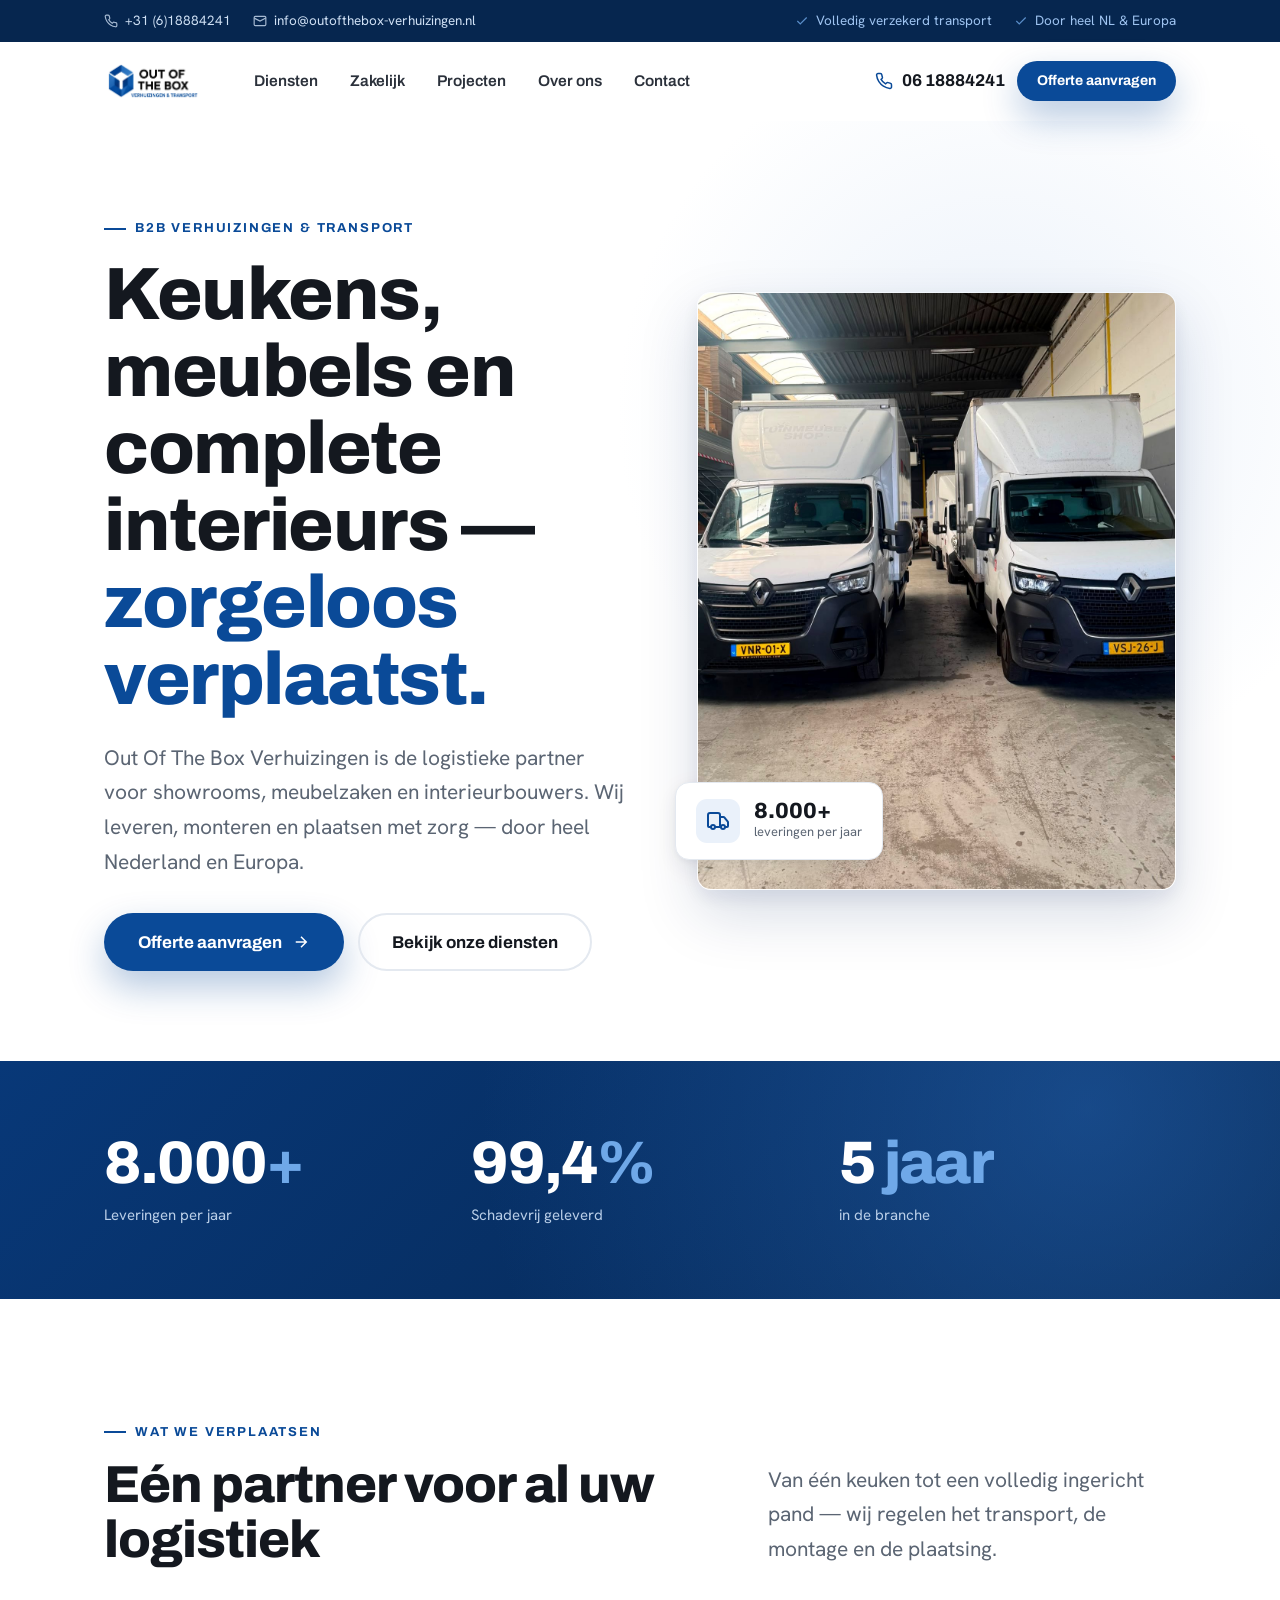
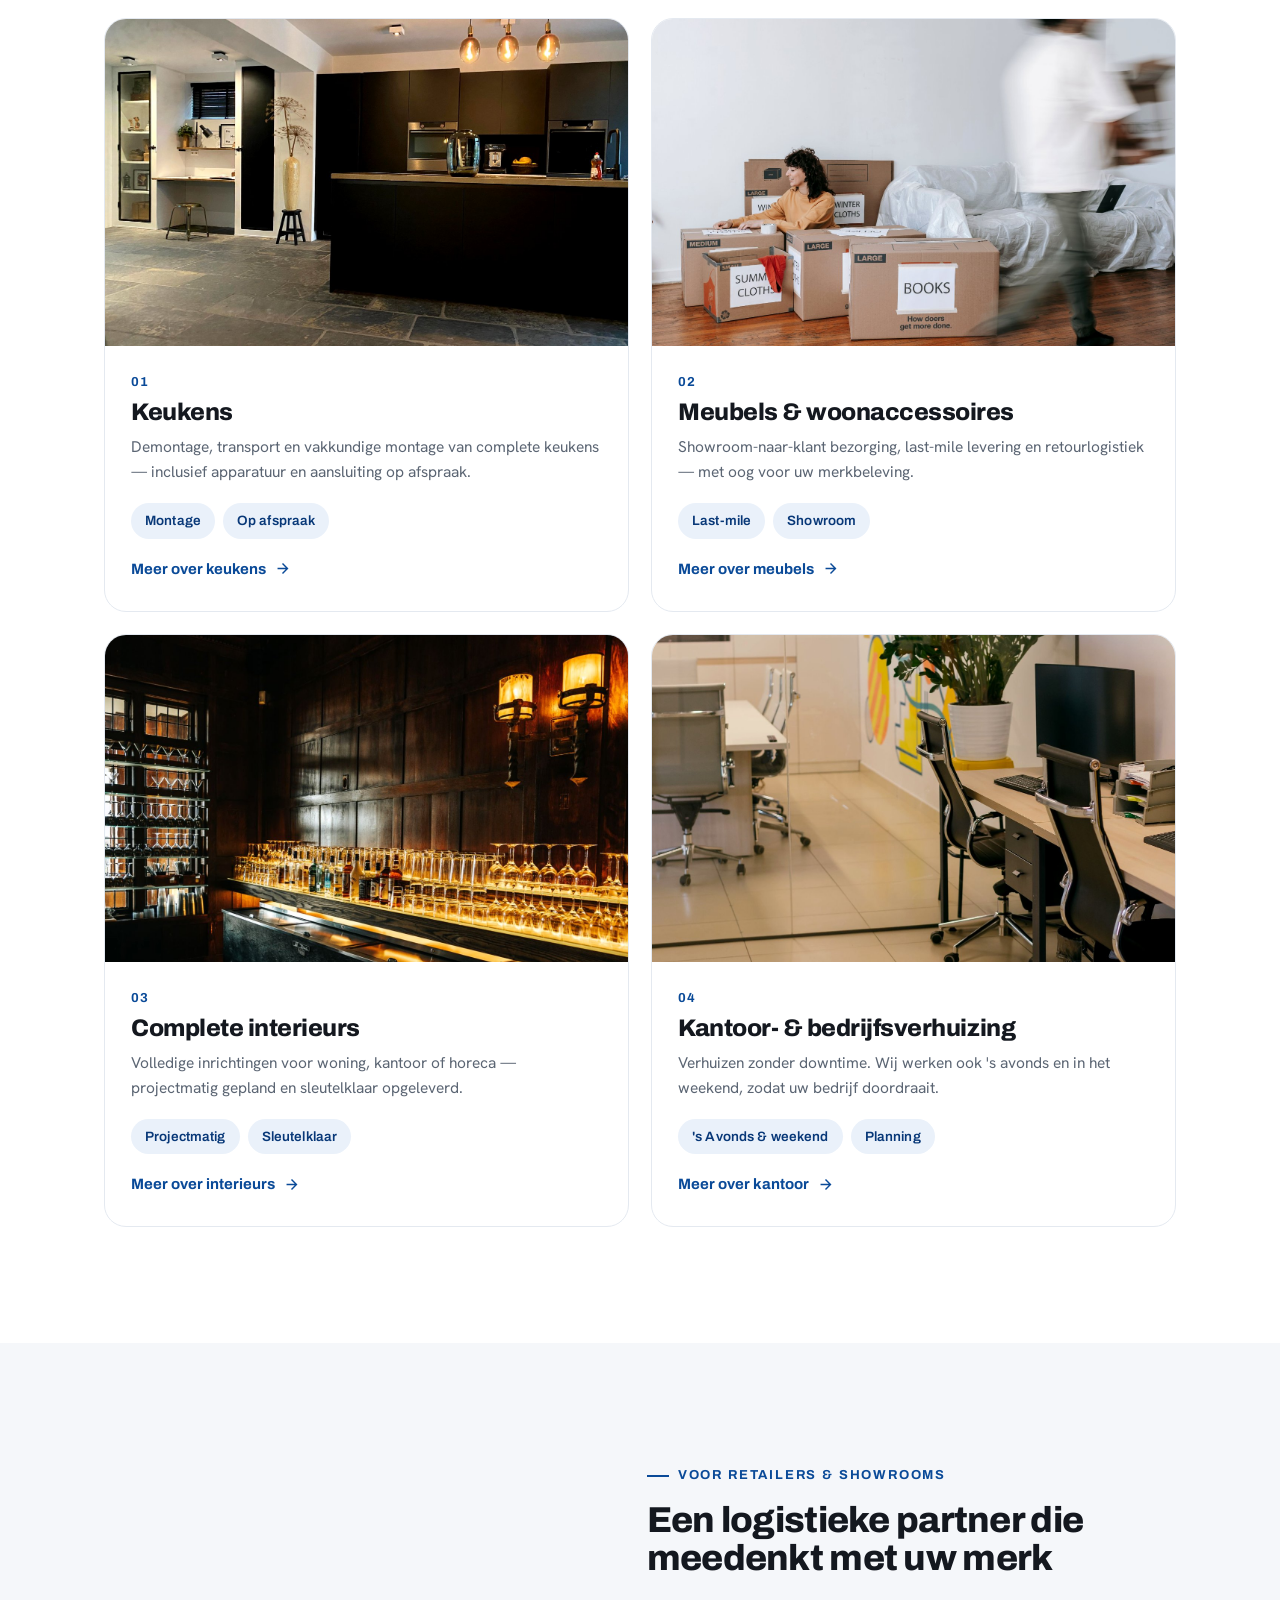
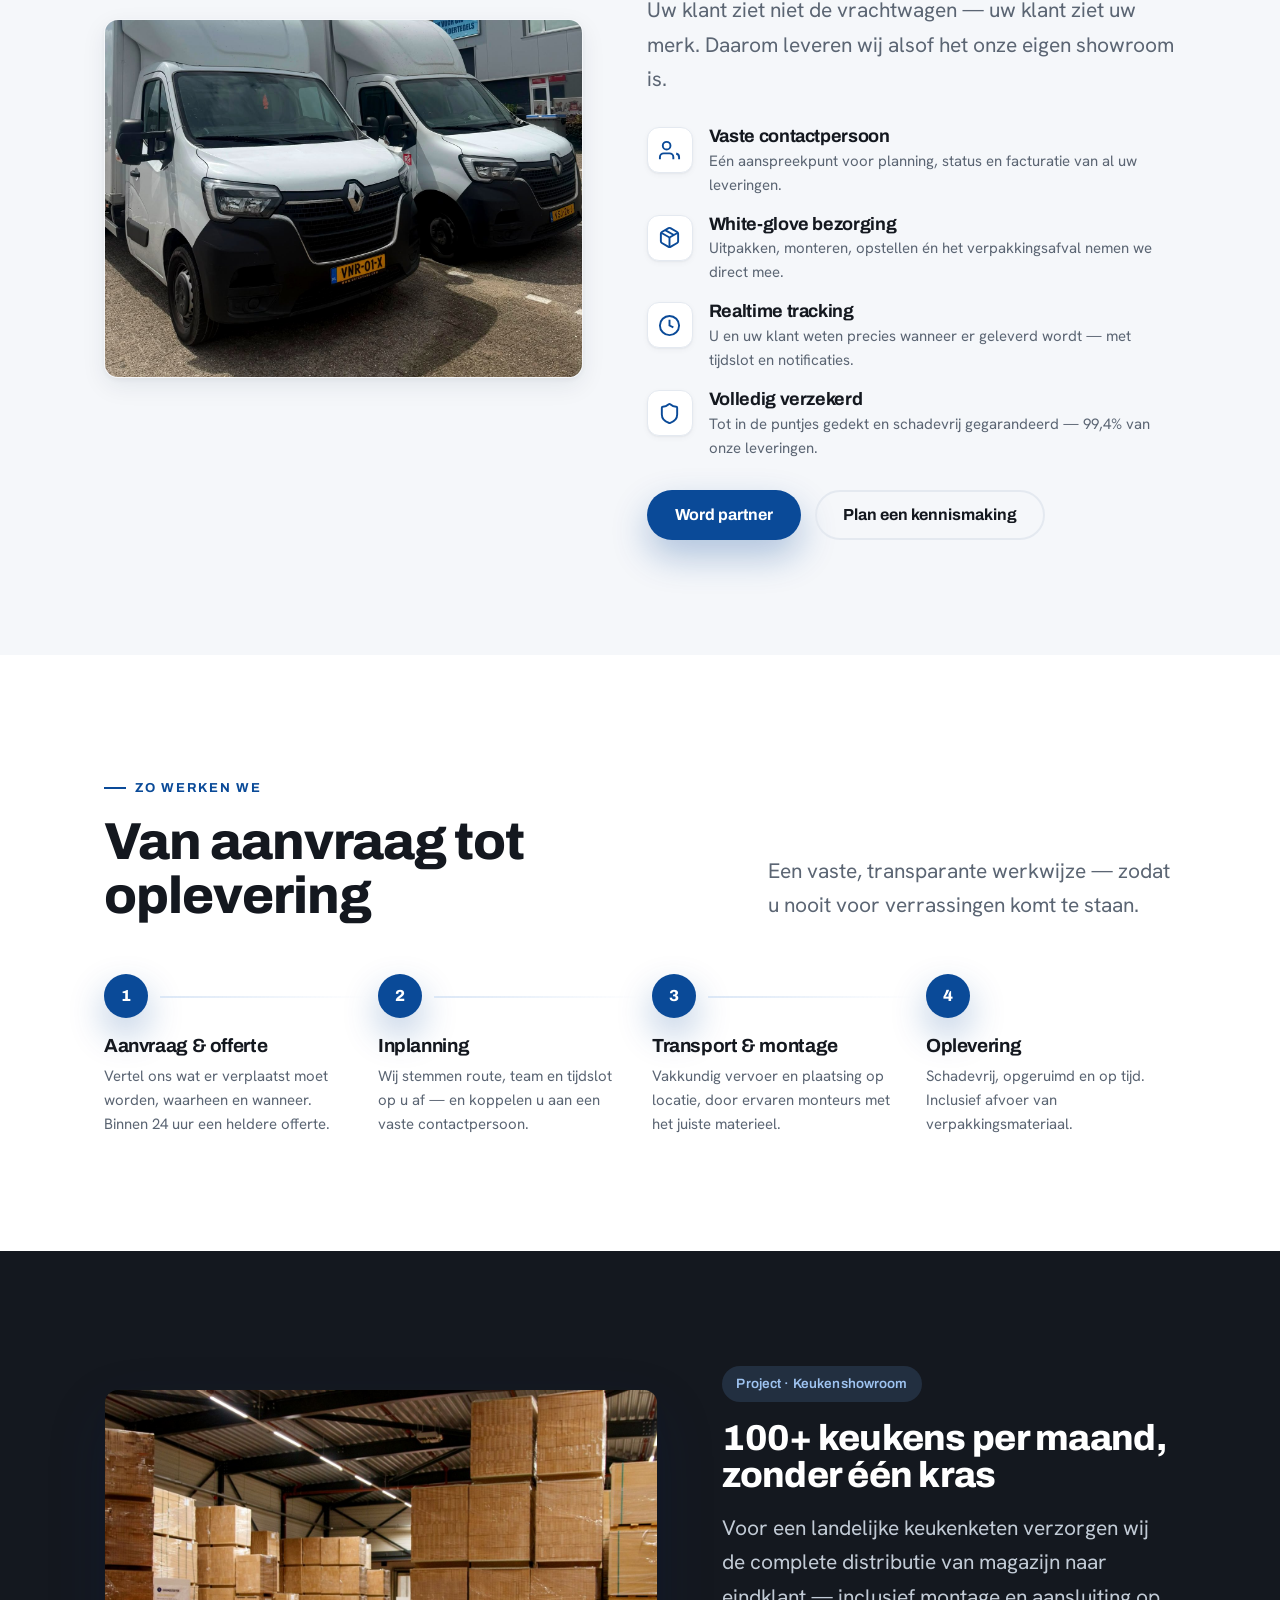
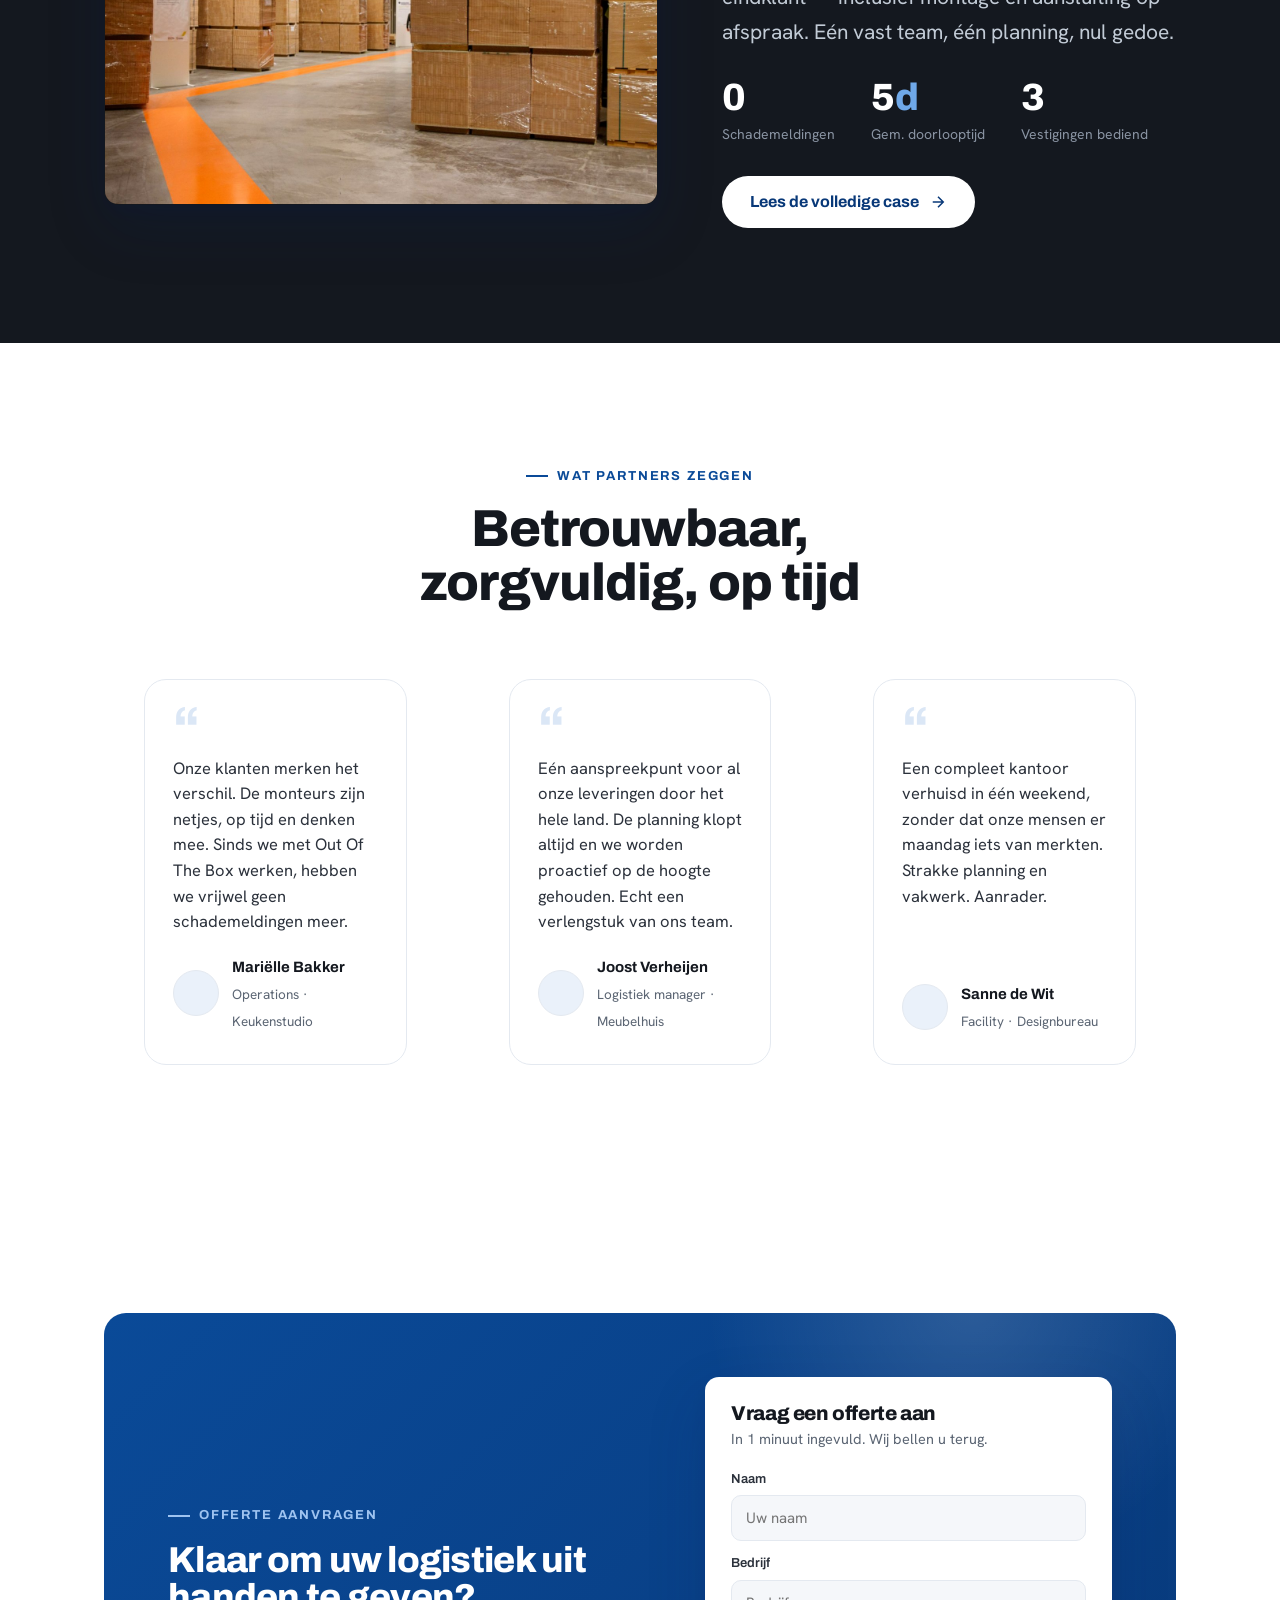
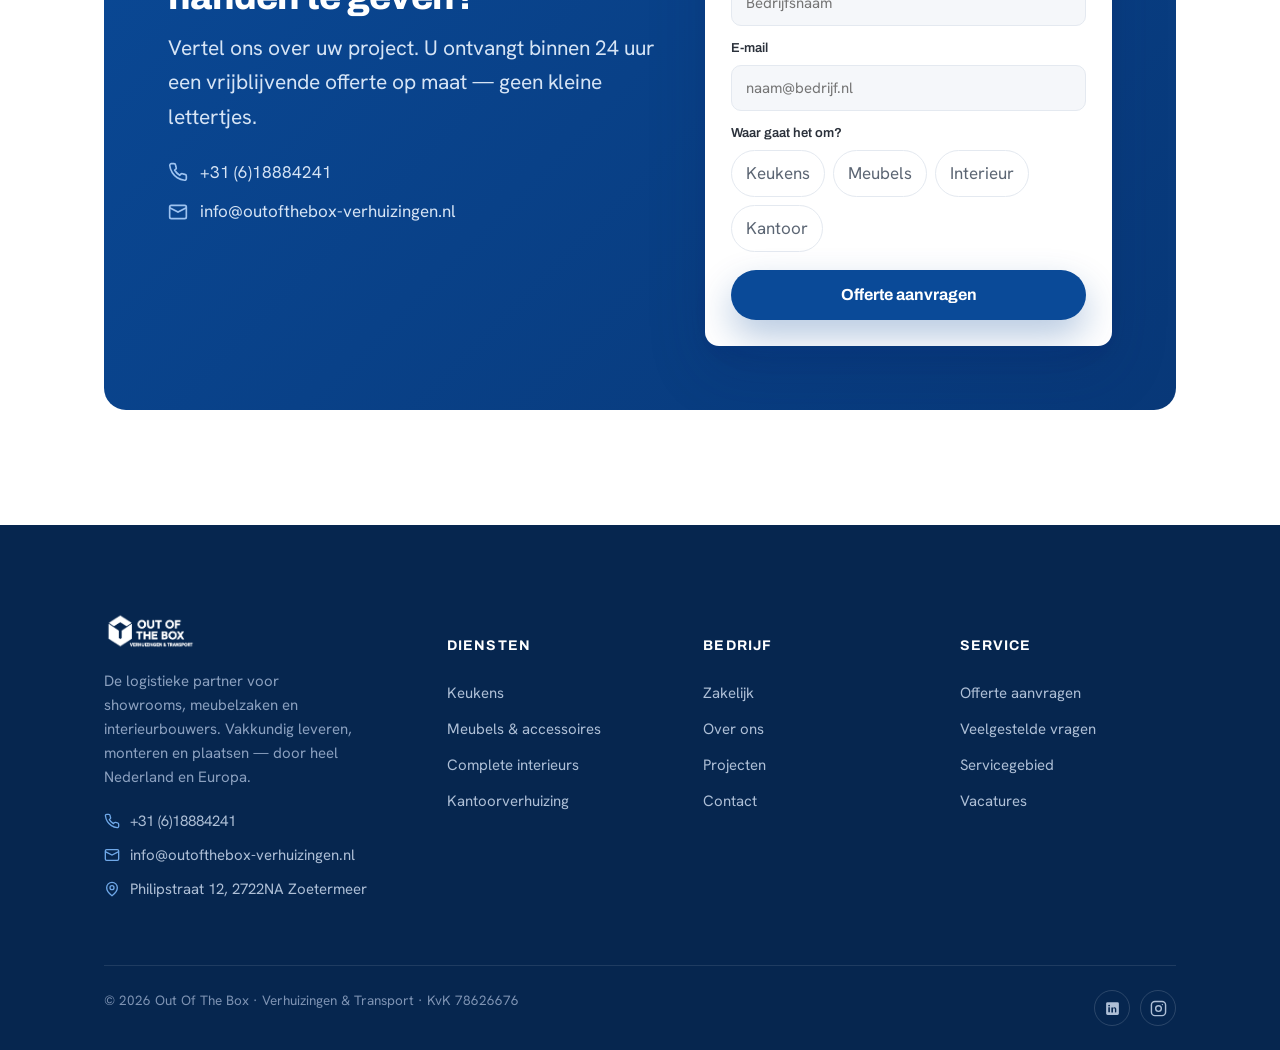
<file: index.html>
<!DOCTYPE html>
<html lang="nl">
<head>
<meta charset="UTF-8" />
<meta name="viewport" content="width=device-width, initial-scale=1.0" />
<title>Out Of The Box — Zakelijke verhuizingen & transport | Zoetermeer</title>
<meta name="description" content="Zakelijke verhuis- en transportpartner voor keuken- en meubelretailers. Levering, montage en plaatsing door heel Nederland en Europa. Volledig verzekerd." />
<link rel="canonical" href="https://www.outofthebox-verhuizingen.nl/" />
<meta name="robots" content="index, follow" />
<meta property="og:type" content="website" />
<meta property="og:site_name" content="Out Of The Box Verhuizingen" />
<meta property="og:locale" content="nl_NL" />
<meta property="og:url" content="https://www.outofthebox-verhuizingen.nl/" />
<meta property="og:title" content="Out Of The Box — Zakelijke verhuizingen & transport | Zoetermeer" />
<meta property="og:description" content="Zakelijke verhuis- en transportpartner voor keuken- en meubelretailers. Levering, montage en plaatsing door heel Nederland en Europa. Volledig verzekerd." />
<meta property="og:image" content="https://www.outofthebox-verhuizingen.nl/assets/logo.png" />
<meta name="twitter:card" content="summary_large_image" />
<meta name="twitter:title" content="Out Of The Box — Zakelijke verhuizingen & transport | Zoetermeer" />
<meta name="twitter:description" content="Zakelijke verhuis- en transportpartner voor keuken- en meubelretailers. Levering, montage en plaatsing door heel Nederland en Europa. Volledig verzekerd." />
<meta name="twitter:image" content="https://www.outofthebox-verhuizingen.nl/assets/logo.png" />
<link rel="preconnect" href="https://fonts.googleapis.com" />
<link rel="preconnect" href="https://fonts.gstatic.com" crossorigin />
<link href="https://fonts.googleapis.com/css2?family=Archivo:wght@500;600;700;800;900&family=Hanken+Grotesk:wght@400;500;600;700&family=Spline+Sans+Mono:wght@400;500&display=swap" rel="stylesheet" />
<link rel="stylesheet" href="site.css" />
<link rel="stylesheet" href="pages.css" />
<link rel="icon" type="image/png" href="assets/logo-mark.png" />
<script type="application/ld+json">{"@context":"https://schema.org","@type":"MovingCompany","name":"Out Of The Box Verhuizingen","url":"https://www.outofthebox-verhuizingen.nl","logo":"https://www.outofthebox-verhuizingen.nl/assets/logo.png","image":"https://www.outofthebox-verhuizingen.nl/assets/logo.png","description":"Zakelijke verhuis- en transportpartner voor keuken- en meubelretailers.","telephone":"+31618884241","email":"info@outofthebox-verhuizingen.nl","address":{"@type":"PostalAddress","streetAddress":"Philipstraat 12","postalCode":"2722 NA","addressLocality":"Zoetermeer","addressCountry":"NL"},"areaServed":[{"@type":"Country","name":"Nederland"},{"@type":"Place","name":"Europa"}],"identifier":"KvK 78626676"}</script>
<style>.hp{position:absolute!important;left:-9999px!important;opacity:0!important}.chips .chip{background:transparent;-webkit-appearance:none;appearance:none;font:inherit;cursor:pointer}.chip.aan{background:#0A4A98;border-color:#0A4A98;color:#fff}.form-melding{margin-top:16px;padding:14px 16px;border-radius:10px;font-size:15px;line-height:1.5}.form-melding.ok{background:#E8F3E8;color:#1E5B2A;border:1px solid #BEDCC2}.form-melding.fout{background:#FBEAEA;color:#8A2222;border:1px solid #EDC5C5}</style>
<script src="form.js" defer></script>
</head>
<body>

<div class="topbar">
  <div class="wrap">
    <a href="tel:+31618884241"><svg viewBox="0 0 24 24" fill="none" stroke="currentColor" stroke-width="2"><path d="M22 16.92v3a2 2 0 0 1-2.18 2 19.79 19.79 0 0 1-8.63-3.07 19.5 19.5 0 0 1-6-6 19.79 19.79 0 0 1-3.07-8.67A2 2 0 0 1 4.11 2h3a2 2 0 0 1 2 1.72c.13.96.36 1.9.7 2.81a2 2 0 0 1-.45 2.11L8.09 9.91a16 16 0 0 0 6 6l1.27-1.27a2 2 0 0 1 2.11-.45c.9.34 1.85.57 2.81.7A2 2 0 0 1 22 16.92Z"/></svg> +31 (6)18884241</a>
    <a href="mailto:info@outofthebox-verhuizingen.nl"><svg viewBox="0 0 24 24" fill="none" stroke="currentColor" stroke-width="2"><rect x="2" y="4" width="20" height="16" rx="2"/><path d="m22 7-10 5L2 7"/></svg> info@outofthebox-verhuizingen.nl</a>
    <span class="sep"></span>
    <span class="usp"><svg viewBox="0 0 24 24" fill="none" stroke="currentColor" stroke-width="2"><path d="M20 6 9 17l-5-5"/></svg> Volledig verzekerd transport</span>
    <span class="usp"><svg viewBox="0 0 24 24" fill="none" stroke="currentColor" stroke-width="2"><path d="M20 6 9 17l-5-5"/></svg> Door heel NL &amp; Europa</span>
  </div>
</div>

<header class="site-header" id="header">
  <div class="wrap">
    <nav class="nav">
      <a class="brand" href="index.html" aria-label="Out of the Box home">
        <img src="assets/logo-transparent.png" alt="Out of the Box — Verhuizingen &amp; Transport" />
      </a>
      <div class="nav-links">
        <a href="diensten.html">Diensten</a>
        <a href="zakelijk.html">Zakelijk</a>
        <a href="projecten.html">Projecten</a>
        <a href="over-ons.html">Over ons</a>
        <a href="contact.html">Contact</a>
      </div>
      <div class="nav-cta">
        <a class="nav-phone" href="tel:+31618884241"><svg viewBox="0 0 24 24" fill="none" stroke="currentColor" stroke-width="2"><path d="M22 16.92v3a2 2 0 0 1-2.18 2 19.79 19.79 0 0 1-8.63-3.07 19.5 19.5 0 0 1-6-6 19.79 19.79 0 0 1-3.07-8.67A2 2 0 0 1 4.11 2h3a2 2 0 0 1 2 1.72c.13.96.36 1.9.7 2.81a2 2 0 0 1-.45 2.11L8.09 9.91a16 16 0 0 0 6 6l1.27-1.27a2 2 0 0 1 2.11-.45c.9.34 1.85.57 2.81.7A2 2 0 0 1 22 16.92Z"/></svg> 06 18884241</a>
        <a class="btn btn-primary btn-sm" href="contact.html">Offerte aanvragen</a>
      </div>
      <button class="nav-toggle" id="navToggle" aria-label="Menu">
        <svg viewBox="0 0 24 24" fill="none" stroke="currentColor" stroke-width="2"><path d="M3 6h18M3 12h18M3 18h18"/></svg>
      </button>
    </nav>
  </div>
  <div class="mobile-nav" id="mobileNav">
    <a href="diensten.html">Diensten</a>
    <a href="zakelijk.html">Zakelijk</a>
    <a href="projecten.html">Projecten</a>
    <a href="over-ons.html">Over ons</a>
    <a href="contact.html">Contact</a>
    <a class="btn btn-primary" href="contact.html">Offerte aanvragen</a>
  </div>
</header>

<main>

<!-- ============================ HERO ============================ -->
<section class="hero">
  <div class="hero-blob"></div>
  <div class="wrap">
    <div class="hero-grid">
      <div class="hero-copy reveal">
        <span class="eyebrow">B2B verhuizingen &amp; transport</span>
        <h1 class="h-xl" style="margin-top:18px;">Keukens, meubels en complete interieurs — <span class="accent">zorgeloos verplaatst.</span></h1>
        <p class="lede maxw-46" style="margin-top:22px;">Out Of The Box Verhuizingen is de logistieke partner voor showrooms, meubelzaken en interieurbouwers. Wij leveren, monteren en plaatsen met zorg — door heel Nederland en Europa.</p>
        <div class="hero-cta">
          <a class="btn btn-primary btn-lg" href="contact.html">Offerte aanvragen
            <svg viewBox="0 0 24 24" fill="none" stroke="currentColor" stroke-width="2"><path d="M5 12h14M12 5l7 7-7 7"/></svg>
          </a>
          <a class="btn btn-ghost btn-lg" href="diensten.html">Bekijk onze diensten</a>
        </div>
              </div>
      <div class="hero-media reveal">
        <div class="ph has-img ratio-45"><img src="assets/foto/hero-vloot.jpg" alt="Twee bestelwagens van Out Of The Box in het magazijn" /></div>
        <div class="hero-badge">
          <span class="ico">
            <svg viewBox="0 0 24 24" fill="none" stroke="currentColor" stroke-width="2"><path d="M14 18V6a2 2 0 0 0-2-2H4a2 2 0 0 0-2 2v11a1 1 0 0 0 1 1h2"/><path d="M15 18H9"/><path d="M19 18h2a1 1 0 0 0 1-1v-3.65a1 1 0 0 0-.22-.62l-3.48-4.35A1 1 0 0 0 17.52 8H14"/><circle cx="17" cy="18" r="2"/><circle cx="7" cy="18" r="2"/></svg>
          </span>
          <div>
            <div class="big">8.000+</div>
            <div class="lbl">leveringen per jaar</div>
          </div>
        </div>
      </div>
    </div>
  </div>
</section>

<!-- ============================ LOGO STRIP ============================ -->
<!-- LOGOSTROOK — tijdelijk verwijderd. Terugzetten zodra de logo's van Zitmaxx en Mr Tafel zijn goedgekeurd (keukenklanten lopen nog).
<section class="logos">
  <div class="wrap">
    <span class="label">Vertrouwd door</span>
    <div class="logo-item"><img src="assets/logos/zitmaxx.png" alt="Zitmaxx" /></div>
    <div class="logo-item"><img src="assets/logos/mr-tafel.png" alt="Mr Tafel" /></div>
  </div>
</section>
-->

<!-- ============================ STATS ============================ -->
<section class="stats section tight">
  <div class="wrap">
    <div class="stats-grid">
      <div class="stat reveal"><div class="num">8.000<span class="u">+</span></div><div class="lbl">Leveringen per jaar</div></div>
      <div class="stat reveal"><div class="num">99,4<span class="u">%</span></div><div class="lbl">Schadevrij geleverd</div></div>
      <div class="stat reveal"><div class="num">5<span class="u"> jaar</span></div><div class="lbl">in de branche</div></div>
      
    </div>
  </div>
</section>

<!-- ============================ SERVICES ============================ -->
<section class="section" id="diensten">
  <div class="wrap">
    <div class="sec-head">
      <div class="intro reveal">
        <span class="eyebrow">Wat we verplaatsen</span>
        <h2 class="h-lg">Eén partner voor al uw logistiek</h2>
      </div>
      <p class="lede reveal" style="max-width:34ch;">Van één keuken tot een volledig ingericht pand — wij regelen het transport, de montage en de plaatsing.</p>
    </div>
    <div class="svc-grid">
      <article class="svc-card reveal">
        <div class="media"><div class="ph has-img"><img src="assets/foto/keuken-zwart.jpg" alt="Gemonteerde keuken" /></div></div>
        <div class="body">
          <span class="num">01</span>
          <h3>Keukens</h3>
          <p>Demontage, transport en vakkundige montage van complete keukens — inclusief apparatuur en aansluiting op afspraak.</p>
          <div class="tags"><span class="pill">Montage</span><span class="pill">Op afspraak</span></div>
          <a class="link-arrow" href="diensten.html">Meer over keukens <svg viewBox="0 0 24 24" fill="none" stroke="currentColor" stroke-width="2"><path d="M5 12h14M12 5l7 7-7 7"/></svg></a>
        </div>
      </article>
      <article class="svc-card reveal">
        <div class="media"><div class="ph has-img"><img src="assets/foto/verhuizing-inpakken.jpg" alt="Ingepakte meubels klaar voor transport" /></div></div>
        <div class="body">
          <span class="num">02</span>
          <h3>Meubels &amp; woonaccessoires</h3>
          <p>Showroom-naar-klant bezorging, last-mile levering en retourlogistiek — met oog voor uw merkbeleving.</p>
          <div class="tags"><span class="pill">Last-mile</span><span class="pill">Showroom</span></div>
          <a class="link-arrow" href="diensten.html">Meer over meubels <svg viewBox="0 0 24 24" fill="none" stroke="currentColor" stroke-width="2"><path d="M5 12h14M12 5l7 7-7 7"/></svg></a>
        </div>
      </article>
      <article class="svc-card reveal">
        <div class="media"><div class="ph has-img"><img src="assets/foto/bar-interieur.jpg" alt="Compleet ingericht interieur" /></div></div>
        <div class="body">
          <span class="num">03</span>
          <h3>Complete interieurs</h3>
          <p>Volledige inrichtingen voor woning, kantoor of horeca — projectmatig gepland en sleutelklaar opgeleverd.</p>
          <div class="tags"><span class="pill">Projectmatig</span><span class="pill">Sleutelklaar</span></div>
          <a class="link-arrow" href="diensten.html">Meer over interieurs <svg viewBox="0 0 24 24" fill="none" stroke="currentColor" stroke-width="2"><path d="M5 12h14M12 5l7 7-7 7"/></svg></a>
        </div>
      </article>
      <article class="svc-card reveal">
        <div class="media"><div class="ph has-img"><img src="assets/foto/kantoor-werkplek.jpg" alt="Ingerichte kantoorwerkplek" /></div></div>
        <div class="body">
          <span class="num">04</span>
          <h3>Kantoor- &amp; bedrijfsverhuizing</h3>
          <p>Verhuizen zonder downtime. Wij werken ook 's avonds en in het weekend, zodat uw bedrijf doordraait.</p>
          <div class="tags"><span class="pill">'s Avonds &amp; weekend</span><span class="pill">Planning</span></div>
          <a class="link-arrow" href="diensten.html">Meer over kantoor <svg viewBox="0 0 24 24" fill="none" stroke="currentColor" stroke-width="2"><path d="M5 12h14M12 5l7 7-7 7"/></svg></a>
        </div>
      </article>
    </div>
  </div>
</section>

<!-- ============================ B2B FEATURE ============================ -->
<section class="feature section" id="zakelijk">
  <div class="wrap">
    <div class="feature-grid">
      <div class="feature-media reveal">
        <div class="ph has-img ratio-43"><img src="assets/foto/vloot-buiten.jpg" alt="Eigen wagenpark van Out Of The Box" /></div>
      </div>
      <div class="feature-copy reveal">
        <span class="eyebrow">Voor retailers &amp; showrooms</span>
        <h2 class="h-md" style="margin-top:16px;">Een logistieke partner die meedenkt met uw merk</h2>
        <p class="lede" style="margin-top:16px;">Uw klant ziet niet de vrachtwagen — uw klant ziet uw merk. Daarom leveren wij alsof het onze eigen showroom is.</p>
        <div class="feature-list">
          <div class="feature-item">
            <span class="ico"><svg viewBox="0 0 24 24" fill="none" stroke="currentColor" stroke-width="2"><path d="M16 21v-2a4 4 0 0 0-4-4H6a4 4 0 0 0-4 4v2"/><circle cx="9" cy="7" r="4"/><path d="M22 21v-2a4 4 0 0 0-3-3.87"/></svg></span>
            <div><h4>Vaste contactpersoon</h4><p>Eén aanspreekpunt voor planning, status en facturatie van al uw leveringen.</p></div>
          </div>
          <div class="feature-item">
            <span class="ico"><svg viewBox="0 0 24 24" fill="none" stroke="currentColor" stroke-width="2"><path d="m7.5 4.27 9 5.15"/><path d="M21 8a2 2 0 0 0-1-1.73l-7-4a2 2 0 0 0-2 0l-7 4A2 2 0 0 0 3 8v8a2 2 0 0 0 1 1.73l7 4a2 2 0 0 0 2 0l7-4A2 2 0 0 0 21 16Z"/><path d="m3.3 7 8.7 5 8.7-5"/><path d="M12 22V12"/></svg></span>
            <div><h4>White-glove bezorging</h4><p>Uitpakken, monteren, opstellen én het verpakkingsafval nemen we direct mee.</p></div>
          </div>
          <div class="feature-item">
            <span class="ico"><svg viewBox="0 0 24 24" fill="none" stroke="currentColor" stroke-width="2"><circle cx="12" cy="12" r="10"/><path d="M12 6v6l4 2"/></svg></span>
            <div><h4>Realtime tracking</h4><p>U en uw klant weten precies wanneer er geleverd wordt — met tijdslot en notificaties.</p></div>
          </div>
          <div class="feature-item">
            <span class="ico"><svg viewBox="0 0 24 24" fill="none" stroke="currentColor" stroke-width="2"><path d="M20 13c0 5-3.5 7.5-7.66 8.95a1 1 0 0 1-.67-.01C7.5 20.5 4 18 4 13V6a1 1 0 0 1 1-1c2 0 4.5-1.2 6.24-2.72a1.17 1.17 0 0 1 1.52 0C14.51 3.81 17 5 19 5a1 1 0 0 1 1 1Z"/></svg></span>
            <div><h4>Volledig verzekerd</h4><p>Tot in de puntjes gedekt en schadevrij gegarandeerd — 99,4% van onze leveringen.</p></div>
          </div>
        </div>
        <div style="margin-top:30px;display:flex;gap:14px;flex-wrap:wrap;">
          <a class="btn btn-primary" href="zakelijk.html">Word partner</a>
          <a class="btn btn-ghost" href="contact.html">Plan een kennismaking</a>
        </div>
      </div>
    </div>
  </div>
</section>

<!-- ============================ PROCESS ============================ -->
<section class="section" id="werkwijze">
  <div class="wrap">
    <div class="sec-head">
      <div class="intro reveal">
        <span class="eyebrow">Zo werken we</span>
        <h2 class="h-lg">Van aanvraag tot oplevering</h2>
      </div>
      <p class="lede reveal" style="max-width:34ch;">Een vaste, transparante werkwijze — zodat u nooit voor verrassingen komt te staan.</p>
    </div>
    <div class="process-grid">
      <div class="step reveal"><div class="n">1</div><h4>Aanvraag &amp; offerte</h4><p>Vertel ons wat er verplaatst moet worden, waarheen en wanneer. Binnen 24 uur een heldere offerte.</p></div>
      <div class="step reveal"><div class="n">2</div><h4>Inplanning</h4><p>Wij stemmen route, team en tijdslot op u af — en koppelen u aan een vaste contactpersoon.</p></div>
      <div class="step reveal"><div class="n">3</div><h4>Transport &amp; montage</h4><p>Vakkundig vervoer en plaatsing op locatie, door ervaren monteurs met het juiste materieel.</p></div>
      <div class="step reveal"><div class="n">4</div><h4>Oplevering</h4><p>Schadevrij, opgeruimd en op tijd. Inclusief afvoer van verpakkingsmateriaal.</p></div>
    </div>
  </div>
</section>

<!-- ============================ FEATURED CASE ============================ -->
<section class="case section" id="projecten">
  <div class="wrap">
    <div class="case-grid">
      <div class="case-media reveal">
        <div class="ph has-img ratio-43"><img src="assets/foto/magazijn-opslag.jpg" alt="Magazijn met gestapelde zendingen" /></div>
      </div>
      <div class="case-copy reveal">
        <span class="pill">Project · Keukenshowroom</span>
        <h2 class="h-md" style="margin:18px 0 16px;">100+ keukens per maand, zonder één kras</h2>
        <p class="lede">Voor een landelijke keukenketen verzorgen wij de complete distributie van magazijn naar eindklant — inclusief montage en aansluiting op afspraak. Eén vast team, één planning, nul gedoe.</p>
        <div class="case-stats">
          <div><div class="num">0</div><div class="lbl">Schademeldingen</div></div>
          <div><div class="num">5<span class="u">d</span></div><div class="lbl">Gem. doorlooptijd</div></div>
          <div><div class="num">3</div><div class="lbl">Vestigingen bediend</div></div>
        </div>
        <div style="margin-top:30px;">
          <a class="btn btn-light" href="projecten.html">Lees de volledige case
            <svg viewBox="0 0 24 24" fill="none" stroke="currentColor" stroke-width="2"><path d="M5 12h14M12 5l7 7-7 7"/></svg>
          </a>
        </div>
      </div>
    </div>
  </div>
</section>

<!-- ============================ TESTIMONIALS ============================ -->
<section class="section">
  <div class="wrap">
    <div class="sec-head" style="justify-content:center;text-align:center;">
      <div class="intro mx-auto reveal">
        <span class="eyebrow center">Wat partners zeggen</span>
        <h2 class="h-lg" style="text-wrap:balance;">Betrouwbaar, zorgvuldig, op tijd</h2>
      </div>
    </div>
    <div class="quotes-grid">
      <figure class="quote reveal">
        <div class="mark">&ldquo;</div>
        <p>Onze klanten merken het verschil. De monteurs zijn netjes, op tijd en denken mee. Sinds we met Out Of The Box werken, hebben we vrijwel geen schademeldingen meer.</p>
        <figcaption class="by"><span class="av"></span><span><span class="name">Mariëlle Bakker</span><br /><span class="role">Operations · Keukenstudio</span></span></figcaption>
      </figure>
      <figure class="quote reveal">
        <div class="mark">&ldquo;</div>
        <p>Eén aanspreekpunt voor al onze leveringen door het hele land. De planning klopt altijd en we worden proactief op de hoogte gehouden. Echt een verlengstuk van ons team.</p>
        <figcaption class="by"><span class="av"></span><span><span class="name">Joost Verheijen</span><br /><span class="role">Logistiek manager · Meubelhuis</span></span></figcaption>
      </figure>
      <figure class="quote reveal">
        <div class="mark">&ldquo;</div>
        <p>Een compleet kantoor verhuisd in één weekend, zonder dat onze mensen er maandag iets van merkten. Strakke planning en vakwerk. Aanrader.</p>
        <figcaption class="by"><span class="av"></span><span><span class="name">Sanne de Wit</span><br /><span class="role">Facility · Designbureau</span></span></figcaption>
      </figure>
    </div>
  </div>
</section>

<!-- ============================ CTA ============================ -->
<section class="section" id="contact">
  <div class="wrap">
    <div class="cta">
      <div class="cta-inner">
        <div class="cta-copy reveal">
          <span class="eyebrow light">Offerte aanvragen</span>
          <h2 class="h-md" style="margin:16px 0 14px;">Klaar om uw logistiek uit handen te geven?</h2>
          <p class="lede">Vertel ons over uw project. U ontvangt binnen 24 uur een vrijblijvende offerte op maat — geen kleine lettertjes.</p>
          <div style="margin-top:24px;display:grid;gap:12px;">
            <div style="display:flex;align-items:center;gap:12px;color:#d6e4f5;">
              <svg viewBox="0 0 24 24" width="20" height="20" fill="none" stroke="#9ec3f0" stroke-width="2"><path d="M22 16.92v3a2 2 0 0 1-2.18 2 19.79 19.79 0 0 1-8.63-3.07 19.5 19.5 0 0 1-6-6 19.79 19.79 0 0 1-3.07-8.67A2 2 0 0 1 4.11 2h3a2 2 0 0 1 2 1.72c.13.96.36 1.9.7 2.81a2 2 0 0 1-.45 2.11L8.09 9.91a16 16 0 0 0 6 6l1.27-1.27a2 2 0 0 1 2.11-.45c.9.34 1.85.57 2.81.7A2 2 0 0 1 22 16.92Z"/></svg>
              +31 (6)18884241
            </div>
            <div style="display:flex;align-items:center;gap:12px;color:#d6e4f5;">
              <svg viewBox="0 0 24 24" width="20" height="20" fill="none" stroke="#9ec3f0" stroke-width="2"><rect x="2" y="4" width="20" height="16" rx="2"/><path d="m22 7-10 5L2 7"/></svg>
              info@outofthebox-verhuizingen.nl
            </div>
          </div>
        </div>
        <form class="cta-card reveal" data-web3form="1" action="https://api.web3forms.com/submit" method="POST">
        <input type="hidden" name="access_key" value="d36a0bbb-245b-42b8-a877-a4b57c1f3456" />
        <input type="hidden" name="subject" value="Nieuwe offerteaanvraag via de website" />
        <input type="hidden" name="from_name" value="Out Of The Box website" />
        <input type="hidden" name="Onderwerp" value="" />
        <input type="checkbox" name="botcheck" class="hp" tabindex="-1" autocomplete="off" />
          <h3>Vraag een offerte aan</h3>
          <p class="sub">In 1 minuut ingevuld. Wij bellen u terug.</p>
          <div class="field"><label for="hNaam">Naam</label><input id="hNaam" name="Naam" type="text" placeholder="Uw naam" required /></div>
          <div class="field"><label for="hBedrijf">Bedrijf</label><input id="hBedrijf" name="Bedrijf" type="text" placeholder="Bedrijfsnaam" /></div>
          <div class="field"><label for="hMail">E-mail</label><input id="hMail" name="E-mail" type="email" placeholder="naam@bedrijf.nl" required /></div>
          <div class="field"><label>Waar gaat het om?</label>
            <div class="chips" id="chips">
              <button type="button" class="chip">Keukens</button><button type="button" class="chip">Meubels</button><button type="button" class="chip">Interieur</button><button type="button" class="chip">Kantoor</button>
            </div>
          </div>
          <div class="form-melding" role="status" hidden="hidden"></div>
          <button type="submit" class="btn btn-primary" style="width:100%;margin-top:6px;">Offerte aanvragen</button>
        </form>
      </div>
    </div>
  </div>
</section>

</main>

<footer class="site-footer">
  <div class="wrap">
    <div class="foot-grid">
      <div class="foot-brand">
        <img src="assets/logo-white.png" alt="Out of the Box" />
        <p>De logistieke partner voor showrooms, meubelzaken en interieurbouwers. Vakkundig leveren, monteren en plaatsen — door heel Nederland en Europa.</p>
        <div class="foot-contact">
          <a href="tel:+31618884241"><svg viewBox="0 0 24 24" fill="none" stroke="currentColor" stroke-width="2"><path d="M22 16.92v3a2 2 0 0 1-2.18 2 19.79 19.79 0 0 1-8.63-3.07 19.5 19.5 0 0 1-6-6 19.79 19.79 0 0 1-3.07-8.67A2 2 0 0 1 4.11 2h3a2 2 0 0 1 2 1.72c.13.96.36 1.9.7 2.81a2 2 0 0 1-.45 2.11L8.09 9.91a16 16 0 0 0 6 6l1.27-1.27a2 2 0 0 1 2.11-.45c.9.34 1.85.57 2.81.7A2 2 0 0 1 22 16.92Z"/></svg> +31 (6)18884241</a>
          <a href="mailto:info@outofthebox-verhuizingen.nl"><svg viewBox="0 0 24 24" fill="none" stroke="currentColor" stroke-width="2"><rect x="2" y="4" width="20" height="16" rx="2"/><path d="m22 7-10 5L2 7"/></svg> info@outofthebox-verhuizingen.nl</a>
          <a href="contact.html"><svg viewBox="0 0 24 24" fill="none" stroke="currentColor" stroke-width="2"><path d="M20 10c0 6-8 12-8 12s-8-6-8-12a8 8 0 0 1 16 0Z"/><circle cx="12" cy="10" r="3"/></svg> Philipstraat 12, 2722NA Zoetermeer</a>
        </div>
      </div>
      <div>
        <h5>Diensten</h5>
        <a href="diensten.html">Keukens</a>
        <a href="diensten.html">Meubels &amp; accessoires</a>
        <a href="diensten.html">Complete interieurs</a>
        <a href="diensten.html">Kantoorverhuizing</a>
      </div>
      <div>
        <h5>Bedrijf</h5>
        <a href="zakelijk.html">Zakelijk</a>
        <a href="over-ons.html">Over ons</a>
        <a href="projecten.html">Projecten</a>
        <a href="contact.html">Contact</a>
      </div>
      <div>
        <h5>Service</h5>
        <a href="contact.html">Offerte aanvragen</a>
        <a href="contact.html#faq">Veelgestelde vragen</a>
        <a href="zakelijk.html">Servicegebied</a>
        <a href="over-ons.html">Vacatures</a>
      </div>
    </div>
    <div class="foot-bottom">
      <span>© 2026 Out Of The Box · Verhuizingen &amp; Transport · KvK 78626676</span>
      <div class="socials">
        <a href="#" aria-label="LinkedIn"><svg viewBox="0 0 24 24" fill="currentColor"><path d="M19 3a2 2 0 0 1 2 2v14a2 2 0 0 1-2 2H5a2 2 0 0 1-2-2V5a2 2 0 0 1 2-2zM8.34 17.34V10.2H6.06v7.14zM7.2 9.24a1.32 1.32 0 1 0 0-2.64 1.32 1.32 0 0 0 0 2.64zm10.14 8.1v-3.9c0-2.08-1.11-3.05-2.6-3.05a2.24 2.24 0 0 0-2.03 1.12v-.96H10.4v7.14h2.28v-3.95c0-1.04.2-2.05 1.49-2.05 1.27 0 1.29 1.19 1.29 2.12v3.88z"/></svg></a>
        <a href="#" aria-label="Instagram"><svg viewBox="0 0 24 24" fill="none" stroke="currentColor" stroke-width="2"><rect x="2" y="2" width="20" height="20" rx="5"/><circle cx="12" cy="12" r="4"/><circle cx="17.5" cy="6.5" r="1" fill="currentColor" stroke="none"/></svg></a>
      </div>
    </div>
  </div>
</footer>

<script>
  const header = document.getElementById('header');
  const onScroll = () => header.classList.toggle('scrolled', window.scrollY > 8);
  onScroll(); window.addEventListener('scroll', onScroll, { passive: true });
  const toggle = document.getElementById('navToggle');
  const mnav = document.getElementById('mobileNav');
  if (toggle) toggle.addEventListener('click', () => { mnav.style.display = mnav.style.display === 'flex' ? 'none' : 'flex'; });
  if (mnav) mnav.querySelectorAll('a').forEach(a => a.addEventListener('click', () => { mnav.style.display = 'none'; }));
  // chips (multi-select visual)
  document.addEventListener('click', (e) => {
    const c = e.target.closest('.chips .chip');
    if (c) { c.classList.toggle('on'); c.style.background = c.classList.contains('on') ? 'var(--blue)' : ''; c.style.color = c.classList.contains('on') ? '#fff' : ''; c.style.borderColor = c.classList.contains('on') ? 'var(--blue)' : ''; }
    const f = e.target.closest('.filters .fbtn');
    if (f) { f.parentElement.querySelectorAll('.fbtn').forEach(b => b.classList.remove('active')); f.classList.add('active'); }
    const q = e.target.closest('.faq-q');
    if (q) { const it = q.closest('.faq-item'); const a = it.querySelector('.faq-a'); const open = it.classList.toggle('open'); a.style.maxHeight = open ? a.scrollHeight + 'px' : '0'; }
  });
  const reveals = document.querySelectorAll('.reveal');
  const showIfNear = () => reveals.forEach(el => { const r = el.getBoundingClientRect(); if (r.top < (window.innerHeight || 800) * 1.05) el.classList.add('in'); });
  if ('IntersectionObserver' in window) {
    const io = new IntersectionObserver((entries) => {
      entries.forEach(en => { if (en.isIntersecting) { en.target.classList.add('in'); io.unobserve(en.target); } });
    }, { threshold: 0.12, rootMargin: '0px 0px -8% 0px' });
    reveals.forEach(el => io.observe(el));
    showIfNear();
    window.addEventListener('load', showIfNear);
    setTimeout(showIfNear, 400);
  } else {
    reveals.forEach(el => el.classList.add('in'));
  }
</script>
</body>
</html>
</file>
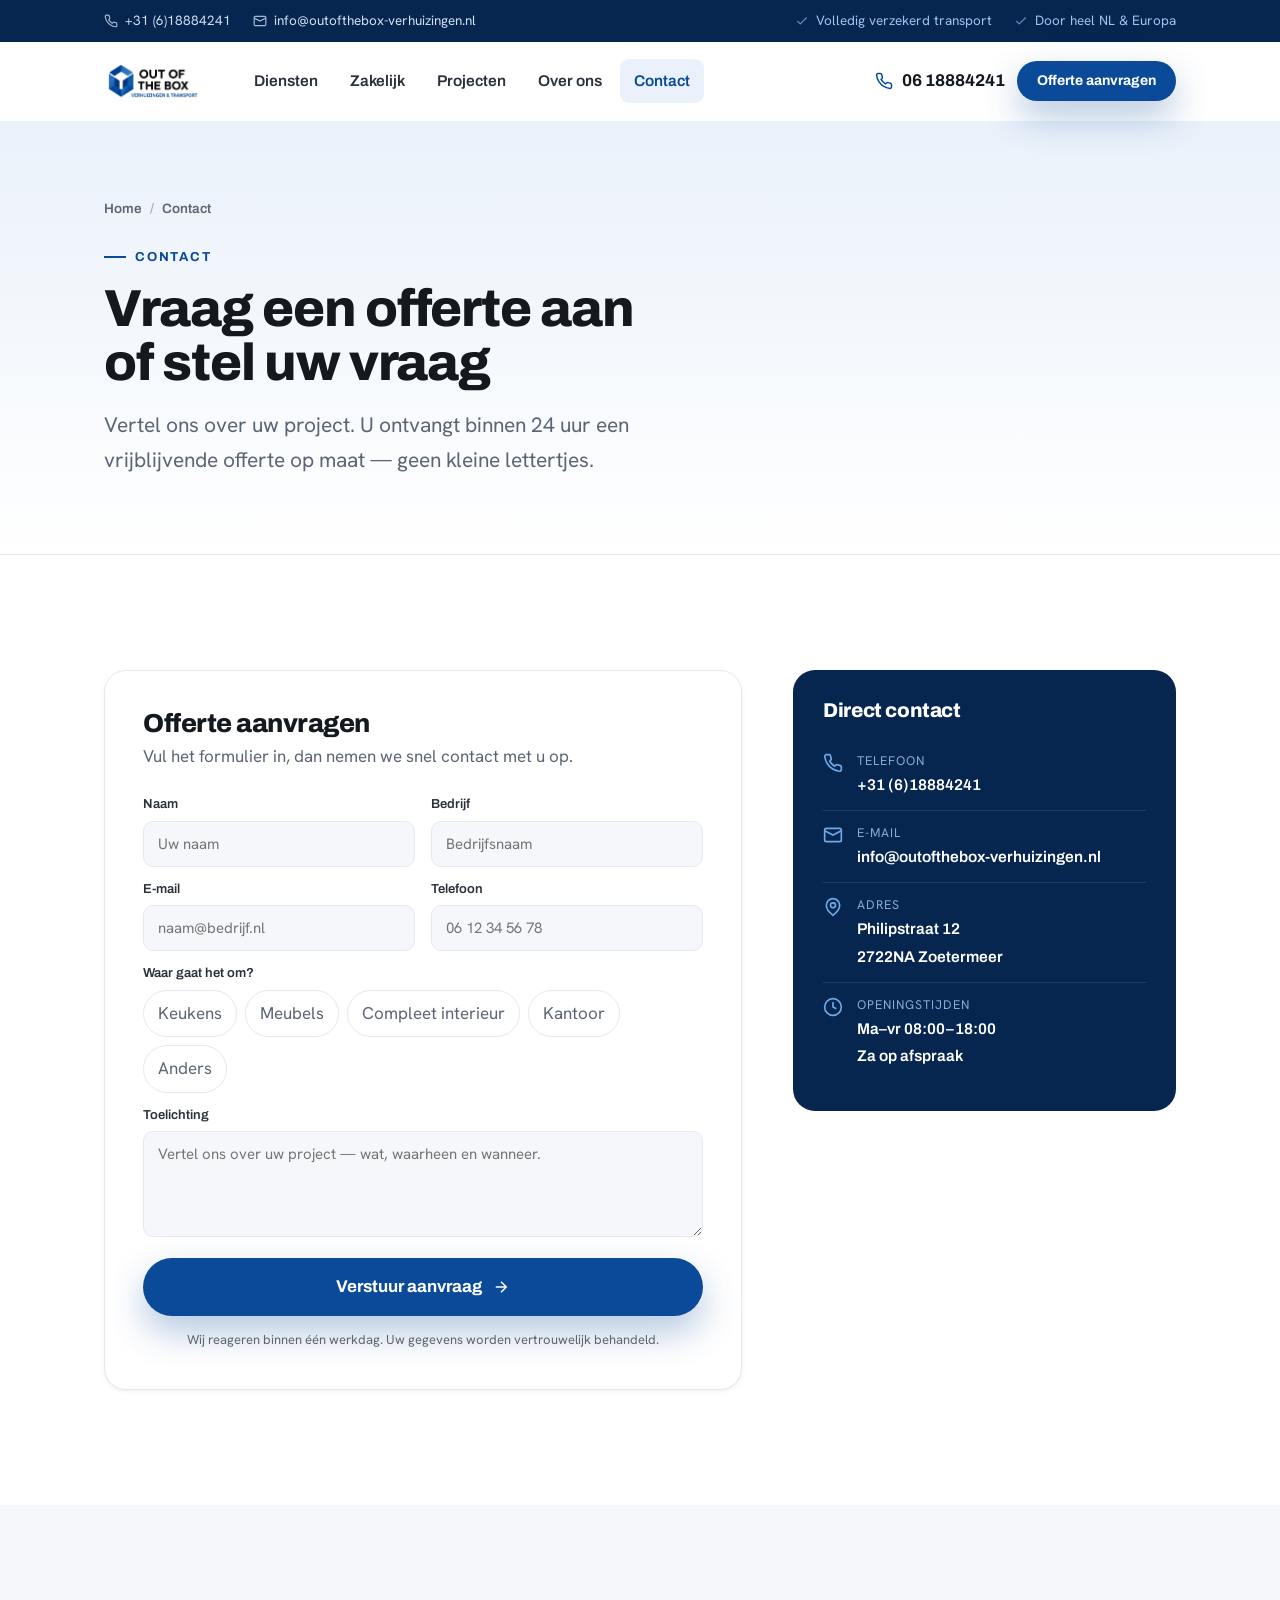
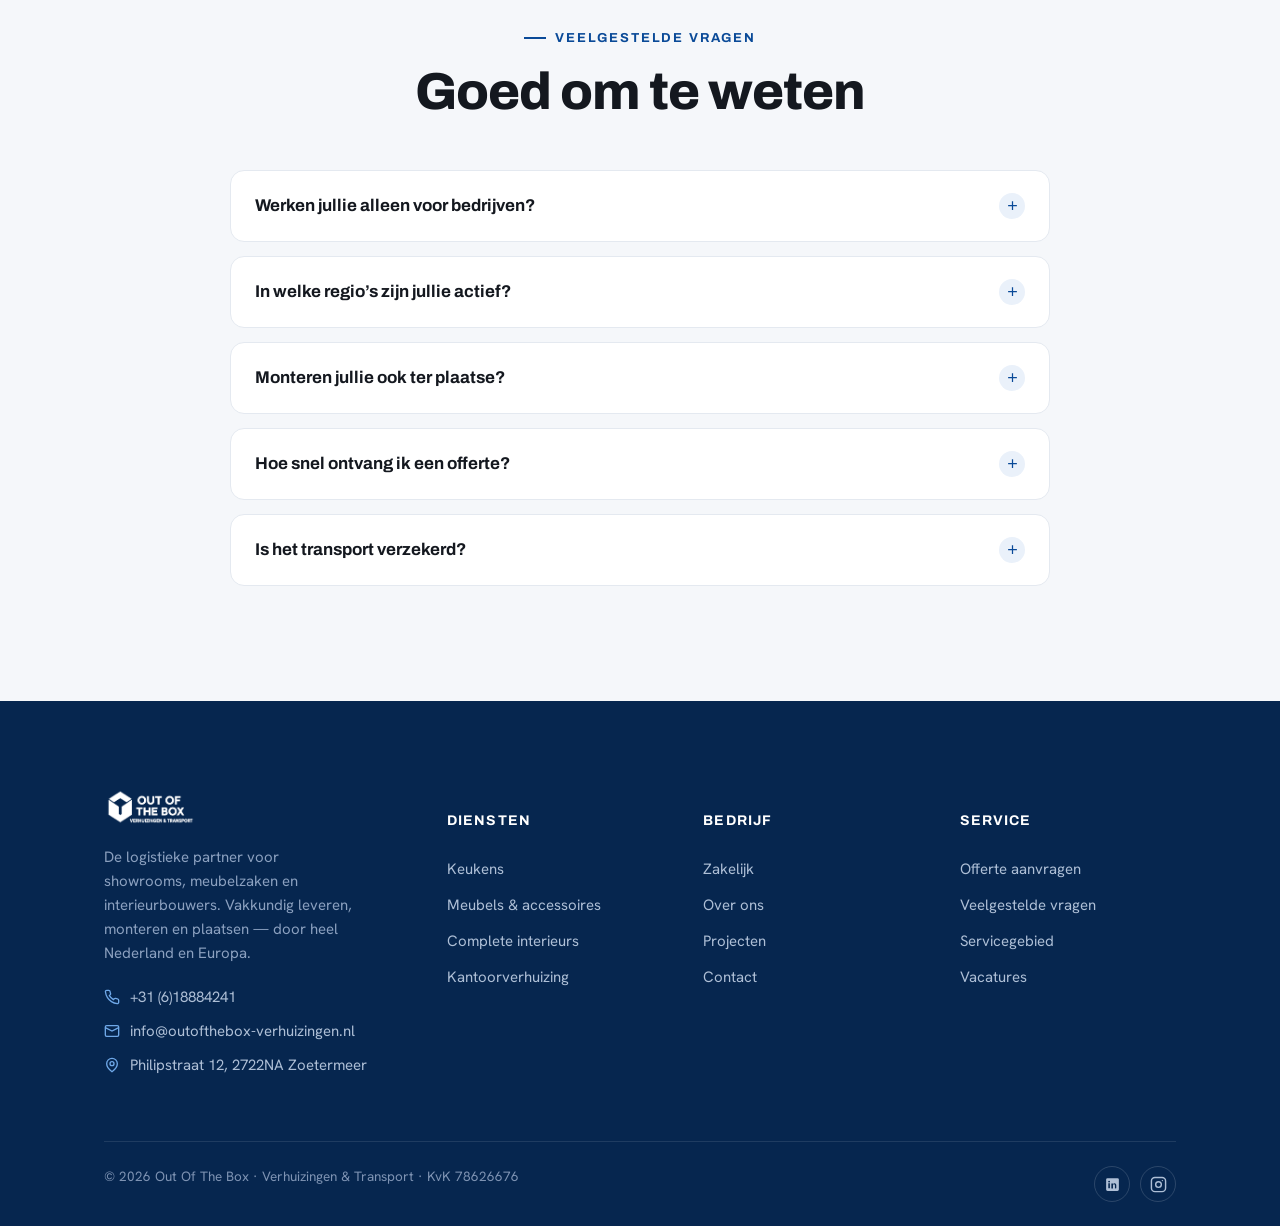
<file: contact.html>
<!DOCTYPE html>
<html lang="nl">
<head>
<meta charset="UTF-8" />
<meta name="viewport" content="width=device-width, initial-scale=1.0" />
<title>Contact — Offerte aanvragen | Out Of The Box Verhuizingen</title>
<meta name="description" content="Neem contact op voor een offerte. Philipstraat 12, 2722 NA Zoetermeer. Bel 06 18884241 of mail info@outofthebox-verhuizingen.nl." />
<link rel="canonical" href="https://www.outofthebox-verhuizingen.nl/contact.html" />
<meta name="robots" content="index, follow" />
<meta property="og:type" content="website" />
<meta property="og:site_name" content="Out Of The Box Verhuizingen" />
<meta property="og:locale" content="nl_NL" />
<meta property="og:url" content="https://www.outofthebox-verhuizingen.nl/contact.html" />
<meta property="og:title" content="Contact — Offerte aanvragen | Out Of The Box Verhuizingen" />
<meta property="og:description" content="Neem contact op voor een offerte. Philipstraat 12, 2722 NA Zoetermeer. Bel 06 18884241 of mail info@outofthebox-verhuizingen.nl." />
<meta property="og:image" content="https://www.outofthebox-verhuizingen.nl/assets/logo.png" />
<meta name="twitter:card" content="summary_large_image" />
<meta name="twitter:title" content="Contact — Offerte aanvragen | Out Of The Box Verhuizingen" />
<meta name="twitter:description" content="Neem contact op voor een offerte. Philipstraat 12, 2722 NA Zoetermeer. Bel 06 18884241 of mail info@outofthebox-verhuizingen.nl." />
<meta name="twitter:image" content="https://www.outofthebox-verhuizingen.nl/assets/logo.png" />
<link rel="preconnect" href="https://fonts.googleapis.com" />
<link rel="preconnect" href="https://fonts.gstatic.com" crossorigin />
<link href="https://fonts.googleapis.com/css2?family=Archivo:wght@500;600;700;800;900&family=Hanken+Grotesk:wght@400;500;600;700&family=Spline+Sans+Mono:wght@400;500&display=swap" rel="stylesheet" />
<link rel="stylesheet" href="site.css" />
<link rel="stylesheet" href="pages.css" />
<link rel="icon" type="image/png" href="assets/logo-mark.png" />
<script type="application/ld+json">{"@context":"https://schema.org","@type":"MovingCompany","name":"Out Of The Box Verhuizingen","url":"https://www.outofthebox-verhuizingen.nl","logo":"https://www.outofthebox-verhuizingen.nl/assets/logo.png","image":"https://www.outofthebox-verhuizingen.nl/assets/logo.png","description":"Zakelijke verhuis- en transportpartner voor keuken- en meubelretailers.","telephone":"+31618884241","email":"info@outofthebox-verhuizingen.nl","address":{"@type":"PostalAddress","streetAddress":"Philipstraat 12","postalCode":"2722 NA","addressLocality":"Zoetermeer","addressCountry":"NL"},"areaServed":[{"@type":"Country","name":"Nederland"},{"@type":"Place","name":"Europa"}],"identifier":"KvK 78626676"}</script>
<style>.hp{position:absolute!important;left:-9999px!important;opacity:0!important}.chips .chip{background:transparent;-webkit-appearance:none;appearance:none;font:inherit;cursor:pointer}.chip.aan{background:#0A4A98;border-color:#0A4A98;color:#fff}.form-melding{margin-top:16px;padding:14px 16px;border-radius:10px;font-size:15px;line-height:1.5}.form-melding.ok{background:#E8F3E8;color:#1E5B2A;border:1px solid #BEDCC2}.form-melding.fout{background:#FBEAEA;color:#8A2222;border:1px solid #EDC5C5}</style>
<script src="form.js" defer></script>
</head>
<body>

<div class="topbar">
  <div class="wrap">
    <a href="tel:+31618884241"><svg viewBox="0 0 24 24" fill="none" stroke="currentColor" stroke-width="2"><path d="M22 16.92v3a2 2 0 0 1-2.18 2 19.79 19.79 0 0 1-8.63-3.07 19.5 19.5 0 0 1-6-6 19.79 19.79 0 0 1-3.07-8.67A2 2 0 0 1 4.11 2h3a2 2 0 0 1 2 1.72c.13.96.36 1.9.7 2.81a2 2 0 0 1-.45 2.11L8.09 9.91a16 16 0 0 0 6 6l1.27-1.27a2 2 0 0 1 2.11-.45c.9.34 1.85.57 2.81.7A2 2 0 0 1 22 16.92Z"/></svg> +31 (6)18884241</a>
    <a href="mailto:info@outofthebox-verhuizingen.nl"><svg viewBox="0 0 24 24" fill="none" stroke="currentColor" stroke-width="2"><rect x="2" y="4" width="20" height="16" rx="2"/><path d="m22 7-10 5L2 7"/></svg> info@outofthebox-verhuizingen.nl</a>
    <span class="sep"></span>
    <span class="usp"><svg viewBox="0 0 24 24" fill="none" stroke="currentColor" stroke-width="2"><path d="M20 6 9 17l-5-5"/></svg> Volledig verzekerd transport</span>
    <span class="usp"><svg viewBox="0 0 24 24" fill="none" stroke="currentColor" stroke-width="2"><path d="M20 6 9 17l-5-5"/></svg> Door heel NL &amp; Europa</span>
  </div>
</div>

<header class="site-header" id="header">
  <div class="wrap">
    <nav class="nav">
      <a class="brand" href="index.html" aria-label="Out of the Box home">
        <img src="assets/logo-transparent.png" alt="Out of the Box — Verhuizingen &amp; Transport" />
      </a>
      <div class="nav-links">
        <a href="diensten.html">Diensten</a>
        <a href="zakelijk.html">Zakelijk</a>
        <a href="projecten.html">Projecten</a>
        <a href="over-ons.html">Over ons</a>
        <a href="contact.html" class="active">Contact</a>
      </div>
      <div class="nav-cta">
        <a class="nav-phone" href="tel:+31618884241"><svg viewBox="0 0 24 24" fill="none" stroke="currentColor" stroke-width="2"><path d="M22 16.92v3a2 2 0 0 1-2.18 2 19.79 19.79 0 0 1-8.63-3.07 19.5 19.5 0 0 1-6-6 19.79 19.79 0 0 1-3.07-8.67A2 2 0 0 1 4.11 2h3a2 2 0 0 1 2 1.72c.13.96.36 1.9.7 2.81a2 2 0 0 1-.45 2.11L8.09 9.91a16 16 0 0 0 6 6l1.27-1.27a2 2 0 0 1 2.11-.45c.9.34 1.85.57 2.81.7A2 2 0 0 1 22 16.92Z"/></svg> 06 18884241</a>
        <a class="btn btn-primary btn-sm" href="contact.html">Offerte aanvragen</a>
      </div>
      <button class="nav-toggle" id="navToggle" aria-label="Menu">
        <svg viewBox="0 0 24 24" fill="none" stroke="currentColor" stroke-width="2"><path d="M3 6h18M3 12h18M3 18h18"/></svg>
      </button>
    </nav>
  </div>
  <div class="mobile-nav" id="mobileNav">
    <a href="diensten.html">Diensten</a>
    <a href="zakelijk.html">Zakelijk</a>
    <a href="projecten.html">Projecten</a>
    <a href="over-ons.html">Over ons</a>
    <a href="contact.html">Contact</a>
    <a class="btn btn-primary" href="contact.html">Offerte aanvragen</a>
  </div>
</header>

<main>
<section class="page-hero">
  <div class="wrap">
    <div class="breadcrumb"><a href="index.html">Home</a> <span style="opacity:.5">/</span> <span>Contact</span></div>
    <div class="reveal" style="max-width:58ch;">
      <span class="eyebrow">Contact</span>
      <h1 class="h-lg" style="margin-top:14px;">Vraag een offerte aan of stel uw vraag</h1>
      <p class="lede">Vertel ons over uw project. U ontvangt binnen 24 uur een vrijblijvende offerte op maat — geen kleine lettertjes.</p>
    </div>
  </div>
</section>

<section class="section">
  <div class="wrap">
    <div class="contact-grid">
      <form class="contact-form reveal" data-web3form="1" action="https://api.web3forms.com/submit" method="POST">
        <input type="hidden" name="access_key" value="d36a0bbb-245b-42b8-a877-a4b57c1f3456" />
        <input type="hidden" name="subject" value="Nieuwe offerteaanvraag via de website" />
        <input type="hidden" name="from_name" value="Out Of The Box website" />
        <input type="hidden" name="Onderwerp" value="" />
        <input type="checkbox" name="botcheck" class="hp" tabindex="-1" autocomplete="off" />
        <h2 class="h-md" style="font-size:26px;margin-bottom:6px;">Offerte aanvragen</h2>
        <p class="muted" style="margin-bottom:24px;">Vul het formulier in, dan nemen we snel contact met u op.</p>
        <div class="form-row">
          <div class="field"><label for="veldNaam">Naam</label><input id="veldNaam" name="Naam" type="text" placeholder="Uw naam" required /></div>
          <div class="field"><label for="veldBedrijf">Bedrijf</label><input id="veldBedrijf" name="Bedrijf" type="text" placeholder="Bedrijfsnaam" /></div>
        </div>
        <div class="form-row">
          <div class="field"><label for="veldMail">E-mail</label><input id="veldMail" name="E-mail" type="email" placeholder="naam@bedrijf.nl" required /></div>
          <div class="field"><label for="veldTel">Telefoon</label><input id="veldTel" name="Telefoon" type="tel" placeholder="06 12 34 56 78" /></div>
        </div>
        <div class="field"><label>Waar gaat het om?</label>
          <div class="chips">
            <button type="button" class="chip">Keukens</button><button type="button" class="chip">Meubels</button><button type="button" class="chip">Compleet interieur</button><button type="button" class="chip">Kantoor</button><button type="button" class="chip">Anders</button>
          </div>
        </div>
        <div class="field"><label for="veldToelichting">Toelichting</label><textarea id="veldToelichting" name="Toelichting" rows="4" placeholder="Vertel ons over uw project — wat, waarheen en wanneer."></textarea></div>
        <div id="formMelding" class="form-melding" role="status" hidden="hidden"></div>
        <button type="submit" class="btn btn-primary btn-lg" style="width:100%;">Verstuur aanvraag <svg viewBox="0 0 24 24" fill="none" stroke="currentColor" stroke-width="2"><path d="M5 12h14M12 5l7 7-7 7"/></svg></button>
        <p class="muted" style="font-size:13px;margin-top:14px;text-align:center;">Wij reageren binnen één werkdag. Uw gegevens worden vertrouwelijk behandeld.</p>
      </form>

      <div class="contact-side">
        <div class="info-card reveal">
          <h3>Direct contact</h3>
          <div class="row"><svg viewBox="0 0 24 24" fill="none" stroke="currentColor" stroke-width="2"><path d="M22 16.92v3a2 2 0 0 1-2.18 2 19.79 19.79 0 0 1-8.63-3.07 19.5 19.5 0 0 1-6-6 19.79 19.79 0 0 1-3.07-8.67A2 2 0 0 1 4.11 2h3a2 2 0 0 1 2 1.72c.13.96.36 1.9.7 2.81a2 2 0 0 1-.45 2.11L8.09 9.91a16 16 0 0 0 6 6l1.27-1.27a2 2 0 0 1 2.11-.45c.9.34 1.85.57 2.81.7A2 2 0 0 1 22 16.92Z"/></svg><div><div class="lbl">Telefoon</div><a class="val" href="tel:+31618884241">+31 (6)18884241</a></div></div>
          <div class="row"><svg viewBox="0 0 24 24" fill="none" stroke="currentColor" stroke-width="2"><rect x="2" y="4" width="20" height="16" rx="2"/><path d="m22 7-10 5L2 7"/></svg><div><div class="lbl">E-mail</div><a class="val" href="mailto:info@outofthebox-verhuizingen.nl">info@outofthebox-verhuizingen.nl</a></div></div>
          <div class="row"><svg viewBox="0 0 24 24" fill="none" stroke="currentColor" stroke-width="2"><path d="M20 10c0 6-8 12-8 12s-8-6-8-12a8 8 0 0 1 16 0Z"/><circle cx="12" cy="10" r="3"/></svg><div><div class="lbl">Adres</div><span class="val">Philipstraat 12<br />2722NA Zoetermeer</span></div></div>
          <div class="row"><svg viewBox="0 0 24 24" fill="none" stroke="currentColor" stroke-width="2"><circle cx="12" cy="12" r="10"/><path d="M12 6v6l4 2"/></svg><div><div class="lbl">Openingstijden</div><span class="val">Ma–vr 08:00–18:00<br />Za op afspraak</span></div></div>
        </div>
        
      </div>
    </div>
  </div>
</section>

<section class="section band-tint" id="faq">
  <div class="wrap">
    <div class="sec-head" style="justify-content:center;text-align:center;">
      <div class="intro mx-auto reveal"><span class="eyebrow center">Veelgestelde vragen</span><h2 class="h-lg">Goed om te weten</h2></div>
    </div>
    <div class="faq">
      <div class="faq-item"><button class="faq-q">Werken jullie alleen voor bedrijven?<span class="ic"><svg viewBox="0 0 24 24" fill="none" stroke="currentColor" stroke-width="2"><path d="M12 5v14M5 12h14"/></svg></span></button><div class="faq-a"><div class="inner">Onze focus ligt op B2B — showrooms, retailers en interieurbouwers. Maar we verzorgen ook complete particuliere verhuizingen en interieurleveringen. Vraag gerust naar de mogelijkheden.</div></div></div>
      <div class="faq-item"><button class="faq-q">In welke regio’s zijn jullie actief?<span class="ic"><svg viewBox="0 0 24 24" fill="none" stroke="currentColor" stroke-width="2"><path d="M12 5v14M5 12h14"/></svg></span></button><div class="faq-a"><div class="inner">We leveren door heel Nederland en verzorgen op aanvraag ook transport naar België, Duitsland en de rest van Europa.</div></div></div>
      <div class="faq-item"><button class="faq-q">Monteren jullie ook ter plaatse?<span class="ic"><svg viewBox="0 0 24 24" fill="none" stroke="currentColor" stroke-width="2"><path d="M12 5v14M5 12h14"/></svg></span></button><div class="faq-a"><div class="inner">Ja. Onze eigen monteurs verzorgen demontage, montage en plaatsing van keukens, meubels en complete interieurs — inclusief aansluiting op afspraak.</div></div></div>
      <div class="faq-item"><button class="faq-q">Hoe snel ontvang ik een offerte?<span class="ic"><svg viewBox="0 0 24 24" fill="none" stroke="currentColor" stroke-width="2"><path d="M12 5v14M5 12h14"/></svg></span></button><div class="faq-a"><div class="inner">Na uw aanvraag ontvangt u binnen 24 uur (één werkdag) een heldere offerte op maat, zonder verborgen kosten.</div></div></div>
      <div class="faq-item"><button class="faq-q">Is het transport verzekerd?<span class="ic"><svg viewBox="0 0 24 24" fill="none" stroke="currentColor" stroke-width="2"><path d="M12 5v14M5 12h14"/></svg></span></button><div class="faq-a"><div class="inner">Al ons transport is volledig verzekerd. 99,4% van onze leveringen verloopt schadevrij, en mocht er onverhoopt iets gebeuren, dan regelen we het netjes.</div></div></div>
    </div>
  </div>
</section>
</main>

<footer class="site-footer">
  <div class="wrap">
    <div class="foot-grid">
      <div class="foot-brand">
        <img src="assets/logo-white.png" alt="Out of the Box" />
        <p>De logistieke partner voor showrooms, meubelzaken en interieurbouwers. Vakkundig leveren, monteren en plaatsen — door heel Nederland en Europa.</p>
        <div class="foot-contact">
          <a href="tel:+31618884241"><svg viewBox="0 0 24 24" fill="none" stroke="currentColor" stroke-width="2"><path d="M22 16.92v3a2 2 0 0 1-2.18 2 19.79 19.79 0 0 1-8.63-3.07 19.5 19.5 0 0 1-6-6 19.79 19.79 0 0 1-3.07-8.67A2 2 0 0 1 4.11 2h3a2 2 0 0 1 2 1.72c.13.96.36 1.9.7 2.81a2 2 0 0 1-.45 2.11L8.09 9.91a16 16 0 0 0 6 6l1.27-1.27a2 2 0 0 1 2.11-.45c.9.34 1.85.57 2.81.7A2 2 0 0 1 22 16.92Z"/></svg> +31 (6)18884241</a>
          <a href="mailto:info@outofthebox-verhuizingen.nl"><svg viewBox="0 0 24 24" fill="none" stroke="currentColor" stroke-width="2"><rect x="2" y="4" width="20" height="16" rx="2"/><path d="m22 7-10 5L2 7"/></svg> info@outofthebox-verhuizingen.nl</a>
          <a href="contact.html"><svg viewBox="0 0 24 24" fill="none" stroke="currentColor" stroke-width="2"><path d="M20 10c0 6-8 12-8 12s-8-6-8-12a8 8 0 0 1 16 0Z"/><circle cx="12" cy="10" r="3"/></svg> Philipstraat 12, 2722NA Zoetermeer</a>
        </div>
      </div>
      <div>
        <h5>Diensten</h5>
        <a href="diensten.html">Keukens</a>
        <a href="diensten.html">Meubels &amp; accessoires</a>
        <a href="diensten.html">Complete interieurs</a>
        <a href="diensten.html">Kantoorverhuizing</a>
      </div>
      <div>
        <h5>Bedrijf</h5>
        <a href="zakelijk.html">Zakelijk</a>
        <a href="over-ons.html">Over ons</a>
        <a href="projecten.html">Projecten</a>
        <a href="contact.html">Contact</a>
      </div>
      <div>
        <h5>Service</h5>
        <a href="contact.html">Offerte aanvragen</a>
        <a href="contact.html#faq">Veelgestelde vragen</a>
        <a href="zakelijk.html">Servicegebied</a>
        <a href="over-ons.html">Vacatures</a>
      </div>
    </div>
    <div class="foot-bottom">
      <span>© 2026 Out Of The Box · Verhuizingen &amp; Transport · KvK 78626676</span>
      <div class="socials">
        <a href="#" aria-label="LinkedIn"><svg viewBox="0 0 24 24" fill="currentColor"><path d="M19 3a2 2 0 0 1 2 2v14a2 2 0 0 1-2 2H5a2 2 0 0 1-2-2V5a2 2 0 0 1 2-2zM8.34 17.34V10.2H6.06v7.14zM7.2 9.24a1.32 1.32 0 1 0 0-2.64 1.32 1.32 0 0 0 0 2.64zm10.14 8.1v-3.9c0-2.08-1.11-3.05-2.6-3.05a2.24 2.24 0 0 0-2.03 1.12v-.96H10.4v7.14h2.28v-3.95c0-1.04.2-2.05 1.49-2.05 1.27 0 1.29 1.19 1.29 2.12v3.88z"/></svg></a>
        <a href="#" aria-label="Instagram"><svg viewBox="0 0 24 24" fill="none" stroke="currentColor" stroke-width="2"><rect x="2" y="2" width="20" height="20" rx="5"/><circle cx="12" cy="12" r="4"/><circle cx="17.5" cy="6.5" r="1" fill="currentColor" stroke="none"/></svg></a>
      </div>
    </div>
  </div>
</footer>

<script>
  const header = document.getElementById('header');
  const onScroll = () => header.classList.toggle('scrolled', window.scrollY > 8);
  onScroll(); window.addEventListener('scroll', onScroll, { passive: true });
  const toggle = document.getElementById('navToggle');
  const mnav = document.getElementById('mobileNav');
  if (toggle) toggle.addEventListener('click', () => { mnav.style.display = mnav.style.display === 'flex' ? 'none' : 'flex'; });
  if (mnav) mnav.querySelectorAll('a').forEach(a => a.addEventListener('click', () => { mnav.style.display = 'none'; }));
  // chips (multi-select visual)
  document.addEventListener('click', (e) => {
    const c = e.target.closest('.chips .chip');
    if (c) { c.classList.toggle('on'); c.style.background = c.classList.contains('on') ? 'var(--blue)' : ''; c.style.color = c.classList.contains('on') ? '#fff' : ''; c.style.borderColor = c.classList.contains('on') ? 'var(--blue)' : ''; }
    const f = e.target.closest('.filters .fbtn');
    if (f) { f.parentElement.querySelectorAll('.fbtn').forEach(b => b.classList.remove('active')); f.classList.add('active'); }
    const q = e.target.closest('.faq-q');
    if (q) { const it = q.closest('.faq-item'); const a = it.querySelector('.faq-a'); const open = it.classList.toggle('open'); a.style.maxHeight = open ? a.scrollHeight + 'px' : '0'; }
  });
  const reveals = document.querySelectorAll('.reveal');
  const showIfNear = () => reveals.forEach(el => { const r = el.getBoundingClientRect(); if (r.top < (window.innerHeight || 800) * 1.05) el.classList.add('in'); });
  if ('IntersectionObserver' in window) {
    const io = new IntersectionObserver((entries) => {
      entries.forEach(en => { if (en.isIntersecting) { en.target.classList.add('in'); io.unobserve(en.target); } });
    }, { threshold: 0.12, rootMargin: '0px 0px -8% 0px' });
    reveals.forEach(el => io.observe(el));
    showIfNear();
    window.addEventListener('load', showIfNear);
    setTimeout(showIfNear, 400);
  } else {
    reveals.forEach(el => el.classList.add('in'));
  }
</script>
</body>
</html>
</file>
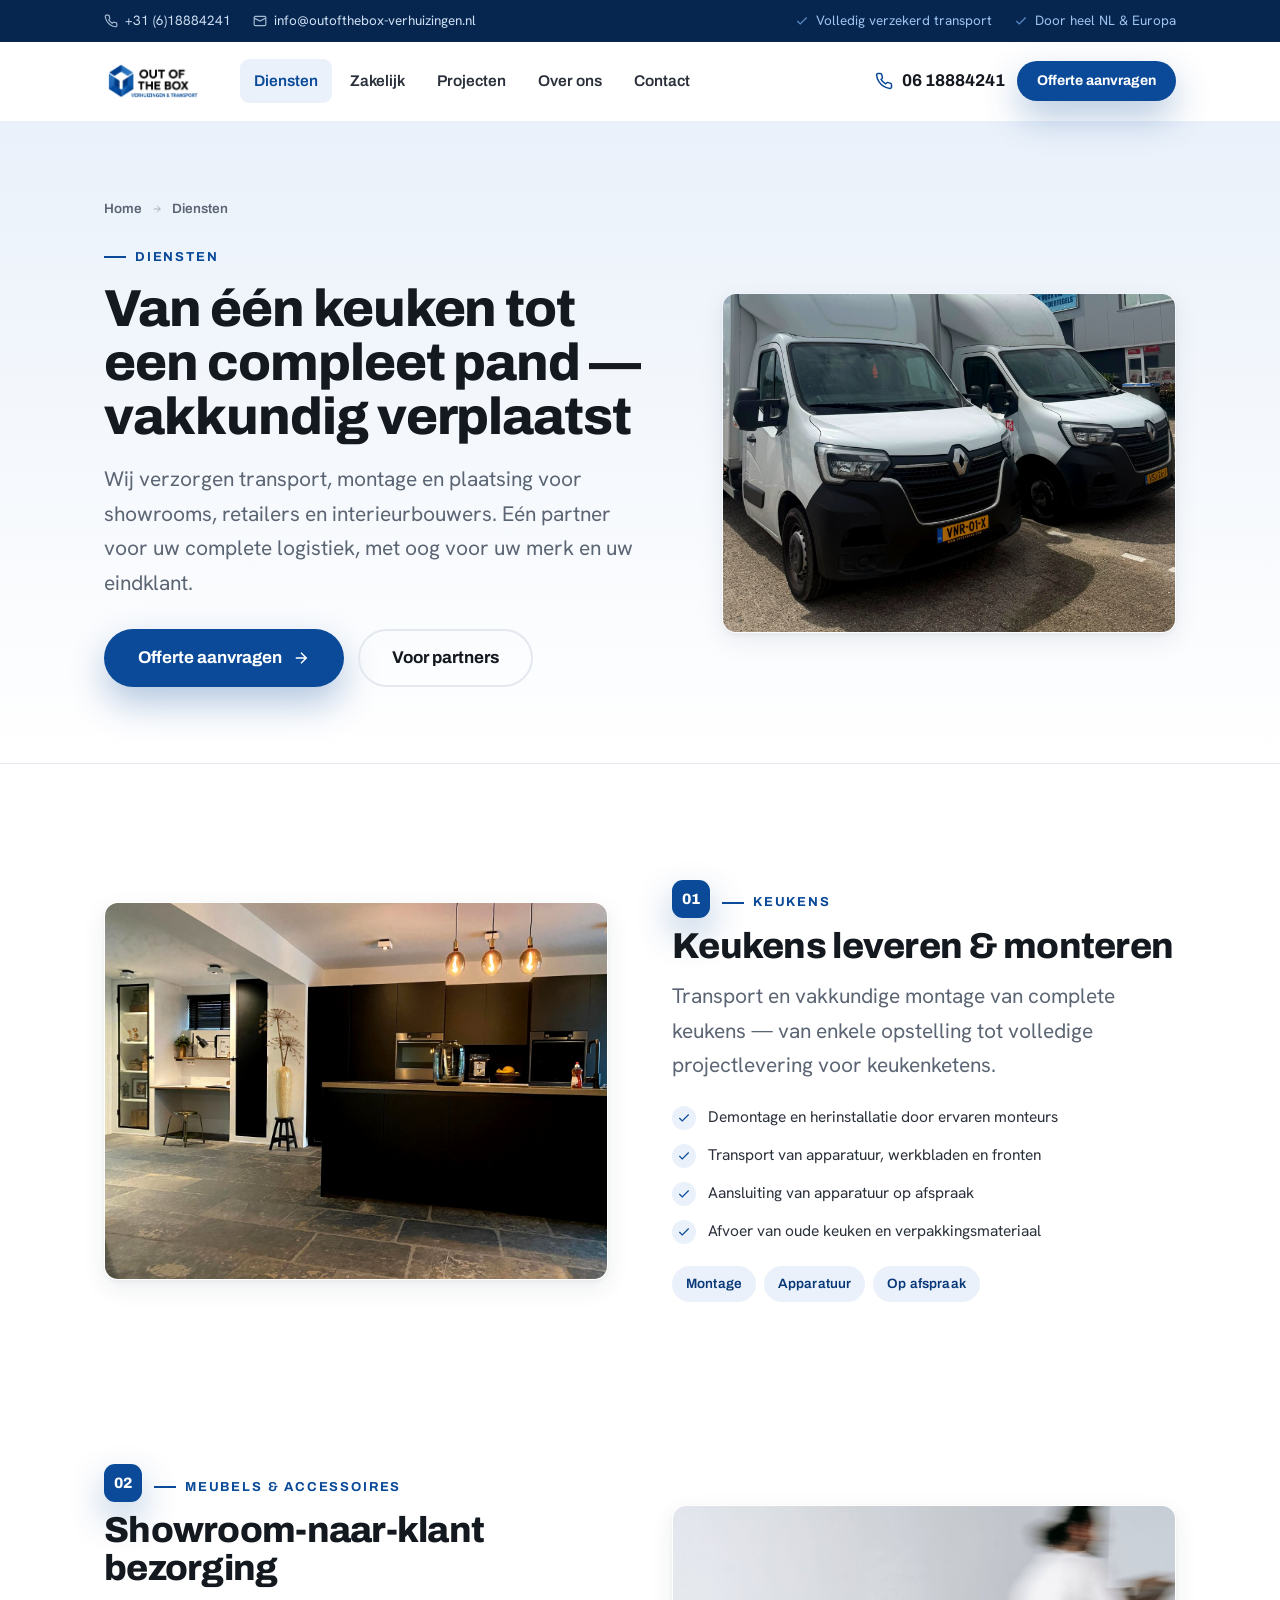
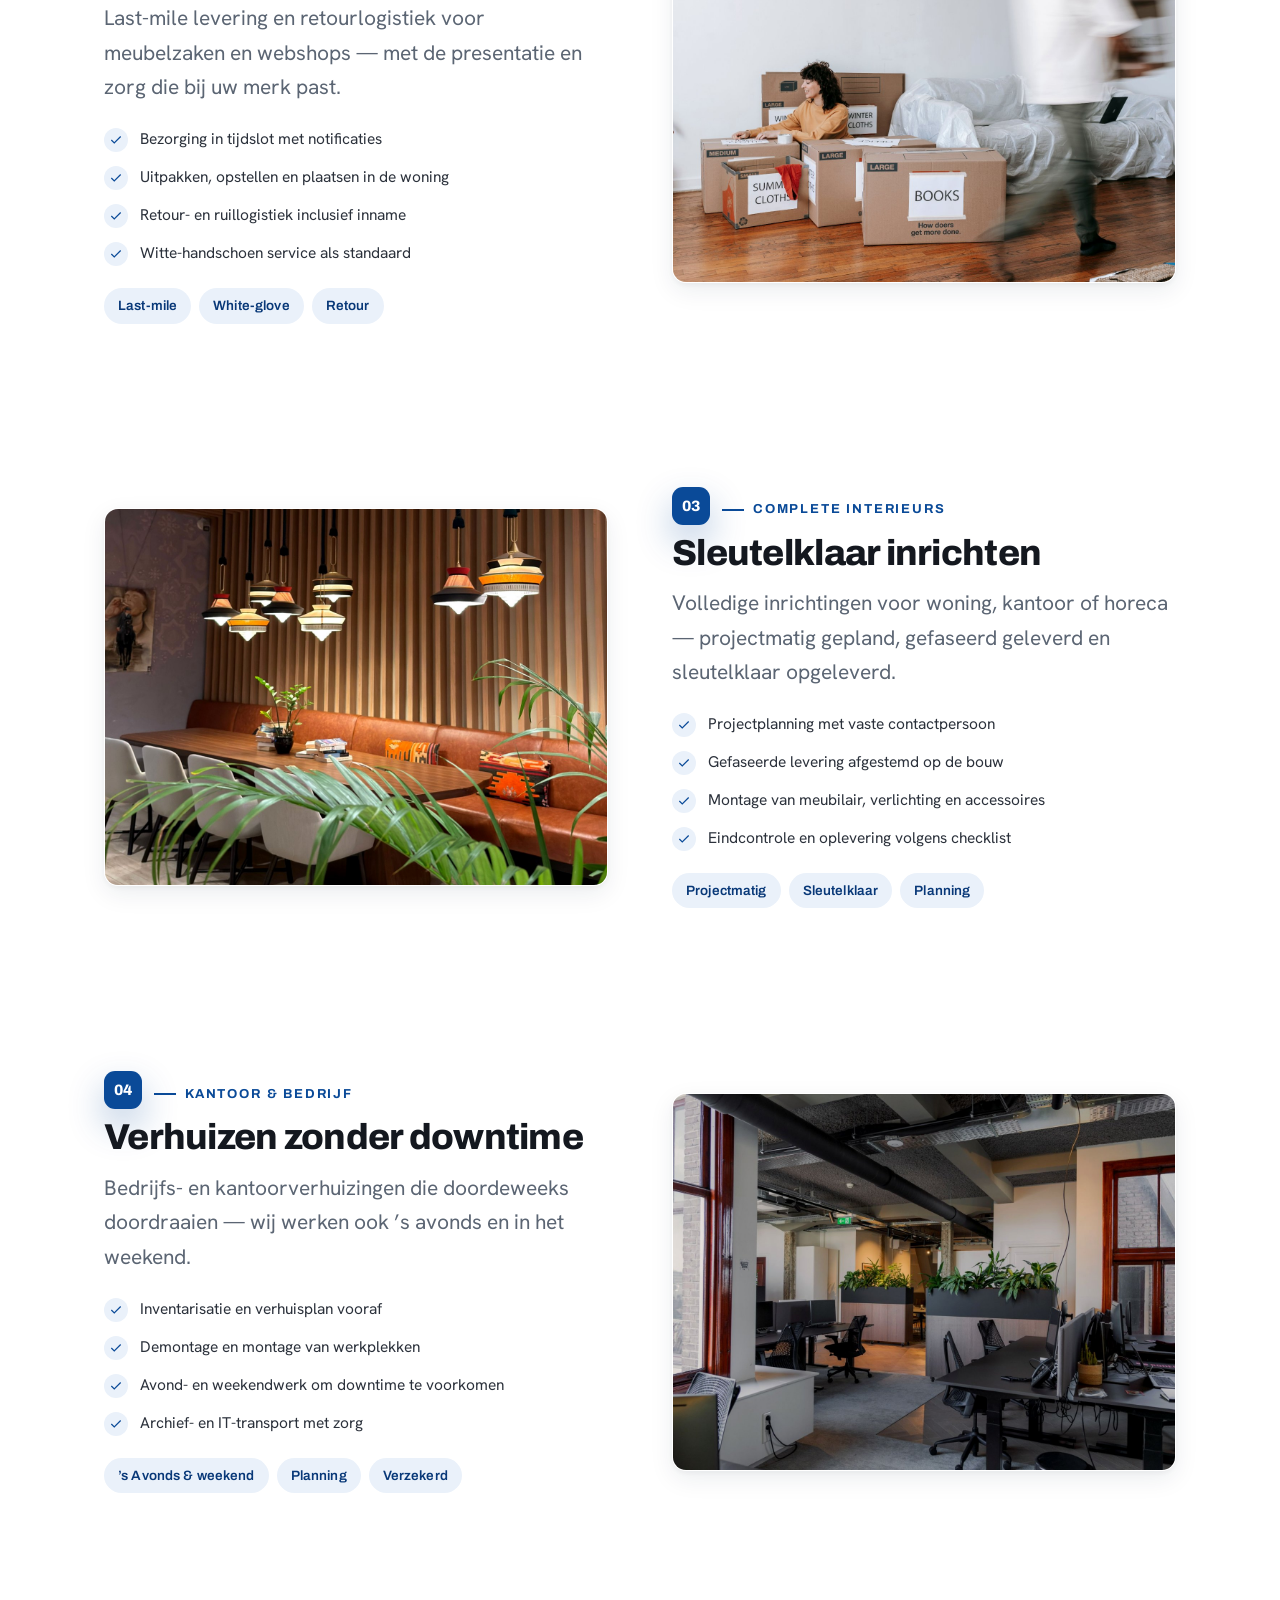
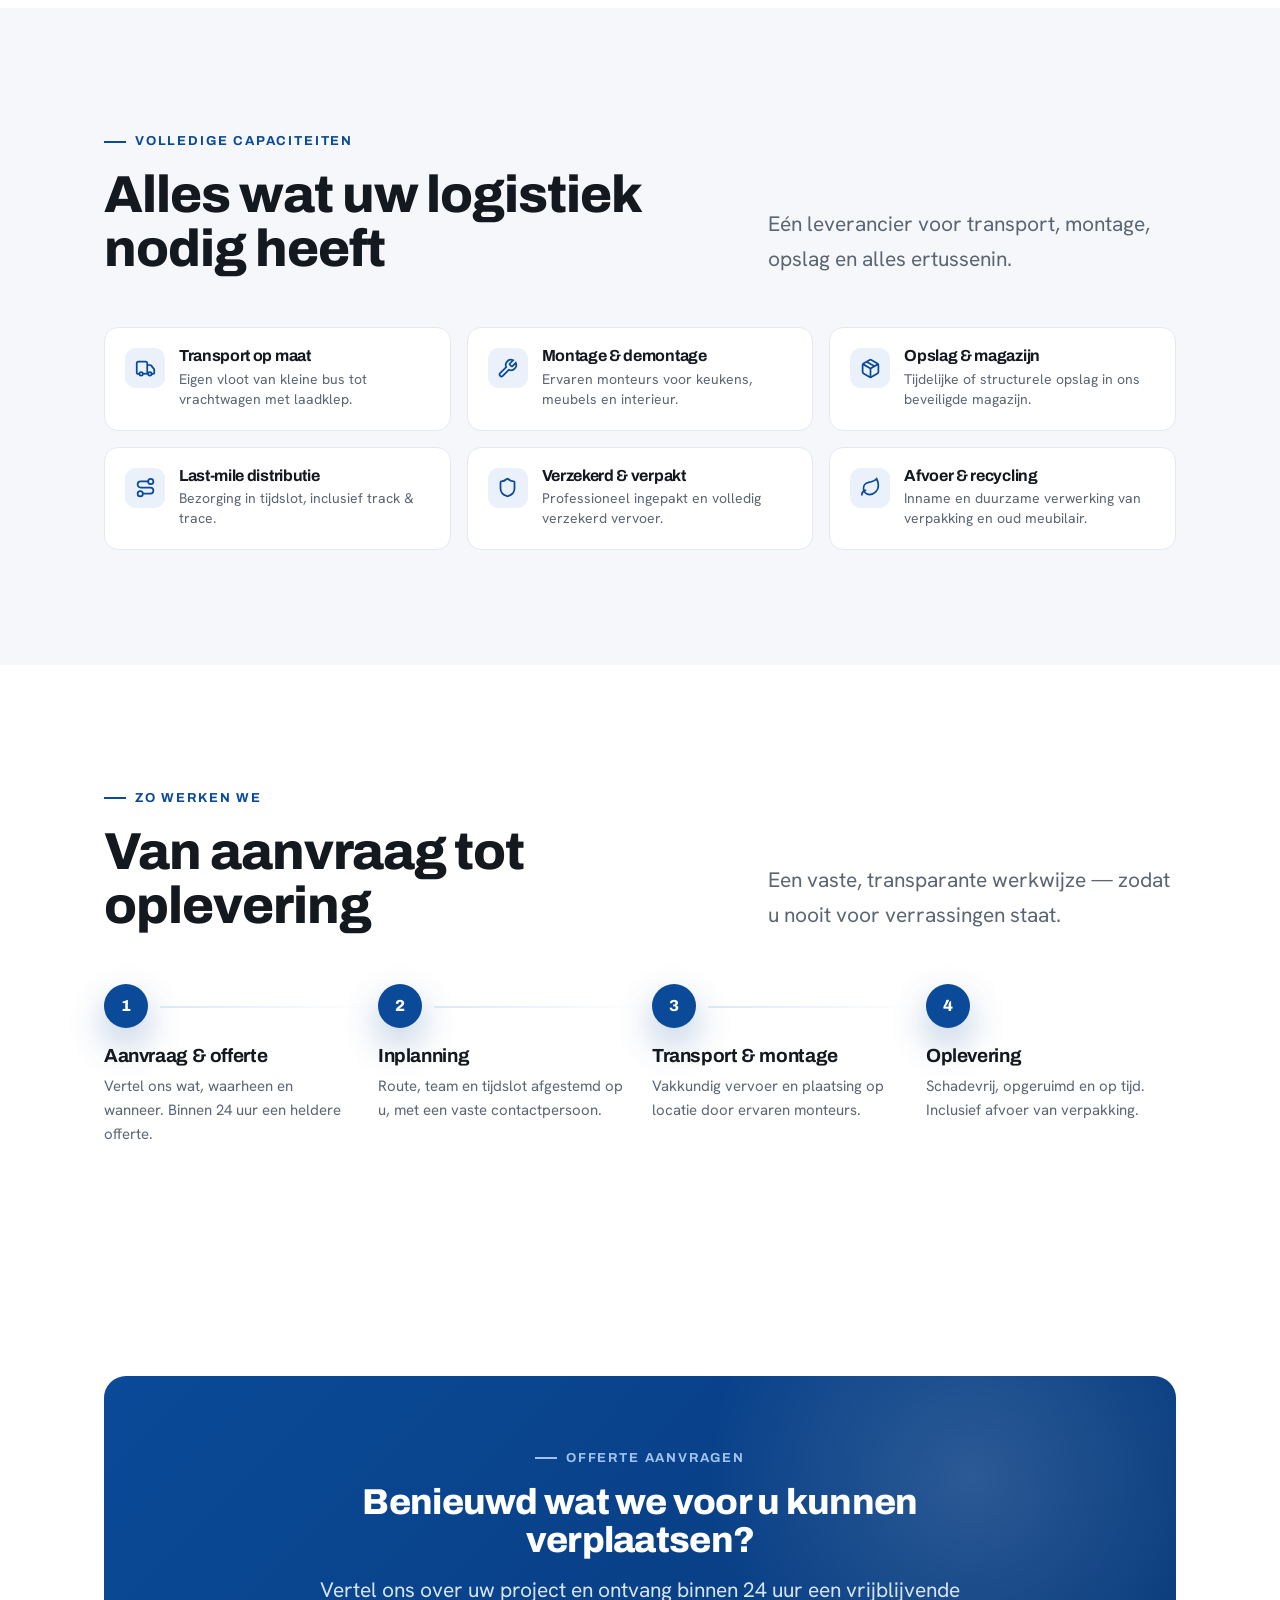
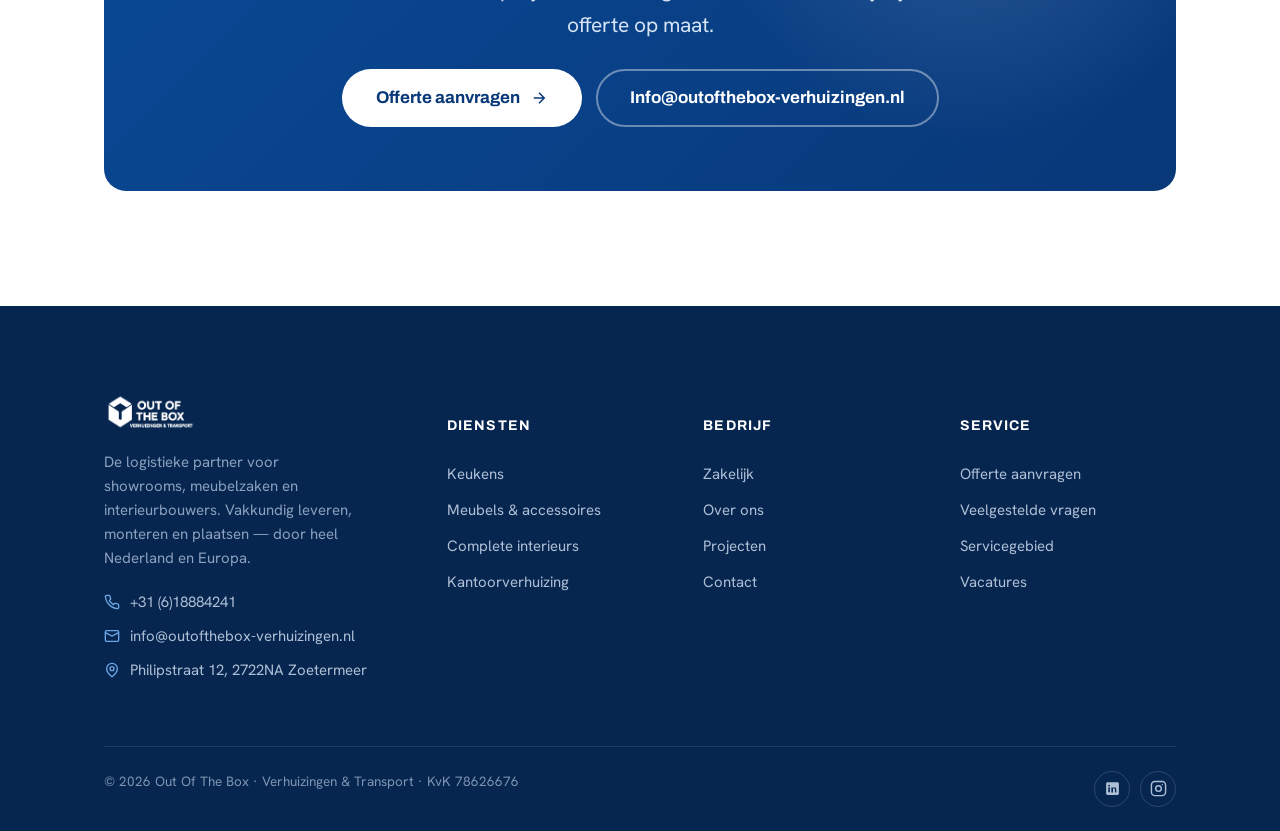
<file: diensten.html>
<!DOCTYPE html>
<html lang="nl">
<head>
<meta charset="UTF-8" />
<meta name="viewport" content="width=device-width, initial-scale=1.0" />
<title>Diensten — Keukentransport, meubellevering & montage | Out Of The Box</title>
<meta name="description" content="Transport en vakkundige montage van keukens, meubels en complete interieurs. Inclusief opslag, last-mile levering en afvoer van verpakkingsmateriaal." />
<link rel="canonical" href="https://www.outofthebox-verhuizingen.nl/diensten.html" />
<meta name="robots" content="index, follow" />
<meta property="og:type" content="website" />
<meta property="og:site_name" content="Out Of The Box Verhuizingen" />
<meta property="og:locale" content="nl_NL" />
<meta property="og:url" content="https://www.outofthebox-verhuizingen.nl/diensten.html" />
<meta property="og:title" content="Diensten — Keukentransport, meubellevering & montage | Out Of The Box" />
<meta property="og:description" content="Transport en vakkundige montage van keukens, meubels en complete interieurs. Inclusief opslag, last-mile levering en afvoer van verpakkingsmateriaal." />
<meta property="og:image" content="https://www.outofthebox-verhuizingen.nl/assets/logo.png" />
<meta name="twitter:card" content="summary_large_image" />
<meta name="twitter:title" content="Diensten — Keukentransport, meubellevering & montage | Out Of The Box" />
<meta name="twitter:description" content="Transport en vakkundige montage van keukens, meubels en complete interieurs. Inclusief opslag, last-mile levering en afvoer van verpakkingsmateriaal." />
<meta name="twitter:image" content="https://www.outofthebox-verhuizingen.nl/assets/logo.png" />
<link rel="preconnect" href="https://fonts.googleapis.com" />
<link rel="preconnect" href="https://fonts.gstatic.com" crossorigin />
<link href="https://fonts.googleapis.com/css2?family=Archivo:wght@500;600;700;800;900&family=Hanken+Grotesk:wght@400;500;600;700&family=Spline+Sans+Mono:wght@400;500&display=swap" rel="stylesheet" />
<link rel="stylesheet" href="site.css" />
<link rel="stylesheet" href="pages.css" />
<link rel="icon" type="image/png" href="assets/logo-mark.png" />
<script type="application/ld+json">{"@context":"https://schema.org","@type":"MovingCompany","name":"Out Of The Box Verhuizingen","url":"https://www.outofthebox-verhuizingen.nl","logo":"https://www.outofthebox-verhuizingen.nl/assets/logo.png","image":"https://www.outofthebox-verhuizingen.nl/assets/logo.png","description":"Zakelijke verhuis- en transportpartner voor keuken- en meubelretailers.","telephone":"+31618884241","email":"info@outofthebox-verhuizingen.nl","address":{"@type":"PostalAddress","streetAddress":"Philipstraat 12","postalCode":"2722 NA","addressLocality":"Zoetermeer","addressCountry":"NL"},"areaServed":[{"@type":"Country","name":"Nederland"},{"@type":"Place","name":"Europa"}],"identifier":"KvK 78626676"}</script>
</head>
<body>

<div class="topbar">
  <div class="wrap">
    <a href="tel:+31618884241"><svg viewBox="0 0 24 24" fill="none" stroke="currentColor" stroke-width="2"><path d="M22 16.92v3a2 2 0 0 1-2.18 2 19.79 19.79 0 0 1-8.63-3.07 19.5 19.5 0 0 1-6-6 19.79 19.79 0 0 1-3.07-8.67A2 2 0 0 1 4.11 2h3a2 2 0 0 1 2 1.72c.13.96.36 1.9.7 2.81a2 2 0 0 1-.45 2.11L8.09 9.91a16 16 0 0 0 6 6l1.27-1.27a2 2 0 0 1 2.11-.45c.9.34 1.85.57 2.81.7A2 2 0 0 1 22 16.92Z"/></svg> +31 (6)18884241</a>
    <a href="mailto:info@outofthebox-verhuizingen.nl"><svg viewBox="0 0 24 24" fill="none" stroke="currentColor" stroke-width="2"><rect x="2" y="4" width="20" height="16" rx="2"/><path d="m22 7-10 5L2 7"/></svg> info@outofthebox-verhuizingen.nl</a>
    <span class="sep"></span>
    <span class="usp"><svg viewBox="0 0 24 24" fill="none" stroke="currentColor" stroke-width="2"><path d="M20 6 9 17l-5-5"/></svg> Volledig verzekerd transport</span>
    <span class="usp"><svg viewBox="0 0 24 24" fill="none" stroke="currentColor" stroke-width="2"><path d="M20 6 9 17l-5-5"/></svg> Door heel NL &amp; Europa</span>
  </div>
</div>

<header class="site-header" id="header">
  <div class="wrap">
    <nav class="nav">
      <a class="brand" href="index.html" aria-label="Out of the Box home">
        <img src="assets/logo-transparent.png" alt="Out of the Box — Verhuizingen &amp; Transport" />
      </a>
      <div class="nav-links">
        <a href="diensten.html" class="active">Diensten</a>
        <a href="zakelijk.html">Zakelijk</a>
        <a href="projecten.html">Projecten</a>
        <a href="over-ons.html">Over ons</a>
        <a href="contact.html">Contact</a>
      </div>
      <div class="nav-cta">
        <a class="nav-phone" href="tel:+31618884241"><svg viewBox="0 0 24 24" fill="none" stroke="currentColor" stroke-width="2"><path d="M22 16.92v3a2 2 0 0 1-2.18 2 19.79 19.79 0 0 1-8.63-3.07 19.5 19.5 0 0 1-6-6 19.79 19.79 0 0 1-3.07-8.67A2 2 0 0 1 4.11 2h3a2 2 0 0 1 2 1.72c.13.96.36 1.9.7 2.81a2 2 0 0 1-.45 2.11L8.09 9.91a16 16 0 0 0 6 6l1.27-1.27a2 2 0 0 1 2.11-.45c.9.34 1.85.57 2.81.7A2 2 0 0 1 22 16.92Z"/></svg> 06 18884241</a>
        <a class="btn btn-primary btn-sm" href="contact.html">Offerte aanvragen</a>
      </div>
      <button class="nav-toggle" id="navToggle" aria-label="Menu">
        <svg viewBox="0 0 24 24" fill="none" stroke="currentColor" stroke-width="2"><path d="M3 6h18M3 12h18M3 18h18"/></svg>
      </button>
    </nav>
  </div>
  <div class="mobile-nav" id="mobileNav">
    <a href="diensten.html">Diensten</a>
    <a href="zakelijk.html">Zakelijk</a>
    <a href="projecten.html">Projecten</a>
    <a href="over-ons.html">Over ons</a>
    <a href="contact.html">Contact</a>
    <a class="btn btn-primary" href="contact.html">Offerte aanvragen</a>
  </div>
</header>

<main>
<section class="page-hero">
  <div class="wrap">
    <div class="breadcrumb"><a href="index.html">Home</a> <svg viewBox="0 0 24 24" fill="none" stroke="currentColor" stroke-width="2" style="transform:scale(.8)"><path d="M5 12h14M12 5l7 7-7 7"/></svg> <span>Diensten</span></div>
    <div class="page-hero-grid">
      <div class="reveal">
        <span class="eyebrow">Diensten</span>
        <h1 class="h-lg" style="margin-top:14px;">Van één keuken tot een compleet pand — vakkundig verplaatst</h1>
        <p class="lede">Wij verzorgen transport, montage en plaatsing voor showrooms, retailers en interieurbouwers. Eén partner voor uw complete logistiek, met oog voor uw merk en uw eindklant.</p>
        <div style="margin-top:28px;display:flex;gap:14px;flex-wrap:wrap;">
          <a class="btn btn-primary btn-lg" href="contact.html">Offerte aanvragen <svg viewBox="0 0 24 24" fill="none" stroke="currentColor" stroke-width="2"><path d="M5 12h14M12 5l7 7-7 7"/></svg></a>
          <a class="btn btn-ghost btn-lg" href="zakelijk.html">Voor partners</a>
        </div>
      </div>
      <div class="media reveal"><div class="ph has-img ratio-43"><img src="assets/foto/vloot-buiten.jpg" alt="Wagenpark van Out Of The Box" /></div></div>
    </div>
  </div>
</section>

<section class="section">
  <div class="wrap" style="display:grid;gap:clamp(48px,7vw,86px);">
    
  <div class="split svc-block reveal">
    <div class="media"><div class="ph has-img ratio-43"><img src="assets/foto/keuken-zwart.jpg" alt="Gemonteerde keuken" /></div></div>
    <div>
      <div class="kicker"><span class="nn">01</span><span class="eyebrow">Keukens</span></div>
      <h2 class="h-md">Keukens leveren &amp; monteren</h2>
      <p class="lede" style="margin-top:14px;">Transport en vakkundige montage van complete keukens — van enkele opstelling tot volledige projectlevering voor keukenketens.</p>
      <ul class="checklist">
        <li><span class="tick"><svg viewBox="0 0 24 24" fill="none" stroke="currentColor" stroke-width="2"><path d="M20 6 9 17l-5-5"/></svg></span><span class="tx">Demontage en herinstallatie door ervaren monteurs</span></li>
        <li><span class="tick"><svg viewBox="0 0 24 24" fill="none" stroke="currentColor" stroke-width="2"><path d="M20 6 9 17l-5-5"/></svg></span><span class="tx">Transport van apparatuur, werkbladen en fronten</span></li>
        <li><span class="tick"><svg viewBox="0 0 24 24" fill="none" stroke="currentColor" stroke-width="2"><path d="M20 6 9 17l-5-5"/></svg></span><span class="tx">Aansluiting van apparatuur op afspraak</span></li>
        <li><span class="tick"><svg viewBox="0 0 24 24" fill="none" stroke="currentColor" stroke-width="2"><path d="M20 6 9 17l-5-5"/></svg></span><span class="tx">Afvoer van oude keuken en verpakkingsmateriaal</span></li>
      </ul>
      <div class="tags" style="display:flex;gap:8px;flex-wrap:wrap;margin-top:22px;"><span class="pill">Montage</span><span class="pill">Apparatuur</span><span class="pill">Op afspraak</span></div>
    </div>
  </div>
    
  <div class="split svc-block reveal flip">
    <div class="media"><div class="ph has-img ratio-43"><img src="assets/foto/verhuizing-inpakken.jpg" alt="Ingepakte meubels klaar voor transport" /></div></div>
    <div>
      <div class="kicker"><span class="nn">02</span><span class="eyebrow">Meubels &amp; accessoires</span></div>
      <h2 class="h-md">Showroom-naar-klant bezorging</h2>
      <p class="lede" style="margin-top:14px;">Last-mile levering en retourlogistiek voor meubelzaken en webshops — met de presentatie en zorg die bij uw merk past.</p>
      <ul class="checklist">
        <li><span class="tick"><svg viewBox="0 0 24 24" fill="none" stroke="currentColor" stroke-width="2"><path d="M20 6 9 17l-5-5"/></svg></span><span class="tx">Bezorging in tijdslot met notificaties</span></li>
        <li><span class="tick"><svg viewBox="0 0 24 24" fill="none" stroke="currentColor" stroke-width="2"><path d="M20 6 9 17l-5-5"/></svg></span><span class="tx">Uitpakken, opstellen en plaatsen in de woning</span></li>
        <li><span class="tick"><svg viewBox="0 0 24 24" fill="none" stroke="currentColor" stroke-width="2"><path d="M20 6 9 17l-5-5"/></svg></span><span class="tx">Retour- en ruillogistiek inclusief inname</span></li>
        <li><span class="tick"><svg viewBox="0 0 24 24" fill="none" stroke="currentColor" stroke-width="2"><path d="M20 6 9 17l-5-5"/></svg></span><span class="tx">Witte-handschoen service als standaard</span></li>
      </ul>
      <div class="tags" style="display:flex;gap:8px;flex-wrap:wrap;margin-top:22px;"><span class="pill">Last-mile</span><span class="pill">White-glove</span><span class="pill">Retour</span></div>
    </div>
  </div>
    
  <div class="split svc-block reveal">
    <div class="media"><div class="ph has-img ratio-43"><img src="assets/foto/interieur-horeca.jpg" alt="Compleet ingericht interieur" /></div></div>
    <div>
      <div class="kicker"><span class="nn">03</span><span class="eyebrow">Complete interieurs</span></div>
      <h2 class="h-md">Sleutelklaar inrichten</h2>
      <p class="lede" style="margin-top:14px;">Volledige inrichtingen voor woning, kantoor of horeca — projectmatig gepland, gefaseerd geleverd en sleutelklaar opgeleverd.</p>
      <ul class="checklist">
        <li><span class="tick"><svg viewBox="0 0 24 24" fill="none" stroke="currentColor" stroke-width="2"><path d="M20 6 9 17l-5-5"/></svg></span><span class="tx">Projectplanning met vaste contactpersoon</span></li>
        <li><span class="tick"><svg viewBox="0 0 24 24" fill="none" stroke="currentColor" stroke-width="2"><path d="M20 6 9 17l-5-5"/></svg></span><span class="tx">Gefaseerde levering afgestemd op de bouw</span></li>
        <li><span class="tick"><svg viewBox="0 0 24 24" fill="none" stroke="currentColor" stroke-width="2"><path d="M20 6 9 17l-5-5"/></svg></span><span class="tx">Montage van meubilair, verlichting en accessoires</span></li>
        <li><span class="tick"><svg viewBox="0 0 24 24" fill="none" stroke="currentColor" stroke-width="2"><path d="M20 6 9 17l-5-5"/></svg></span><span class="tx">Eindcontrole en oplevering volgens checklist</span></li>
      </ul>
      <div class="tags" style="display:flex;gap:8px;flex-wrap:wrap;margin-top:22px;"><span class="pill">Projectmatig</span><span class="pill">Sleutelklaar</span><span class="pill">Planning</span></div>
    </div>
  </div>
    
  <div class="split svc-block reveal flip">
    <div class="media"><div class="ph has-img ratio-43"><img src="assets/foto/kantoor-open.jpg" alt="Ingerichte kantoorruimte" /></div></div>
    <div>
      <div class="kicker"><span class="nn">04</span><span class="eyebrow">Kantoor &amp; bedrijf</span></div>
      <h2 class="h-md">Verhuizen zonder downtime</h2>
      <p class="lede" style="margin-top:14px;">Bedrijfs- en kantoorverhuizingen die doordeweeks doordraaien — wij werken ook ’s avonds en in het weekend.</p>
      <ul class="checklist">
        <li><span class="tick"><svg viewBox="0 0 24 24" fill="none" stroke="currentColor" stroke-width="2"><path d="M20 6 9 17l-5-5"/></svg></span><span class="tx">Inventarisatie en verhuisplan vooraf</span></li>
        <li><span class="tick"><svg viewBox="0 0 24 24" fill="none" stroke="currentColor" stroke-width="2"><path d="M20 6 9 17l-5-5"/></svg></span><span class="tx">Demontage en montage van werkplekken</span></li>
        <li><span class="tick"><svg viewBox="0 0 24 24" fill="none" stroke="currentColor" stroke-width="2"><path d="M20 6 9 17l-5-5"/></svg></span><span class="tx">Avond- en weekendwerk om downtime te voorkomen</span></li>
        <li><span class="tick"><svg viewBox="0 0 24 24" fill="none" stroke="currentColor" stroke-width="2"><path d="M20 6 9 17l-5-5"/></svg></span><span class="tx">Archief- en IT-transport met zorg</span></li>
      </ul>
      <div class="tags" style="display:flex;gap:8px;flex-wrap:wrap;margin-top:22px;"><span class="pill">’s Avonds &amp; weekend</span><span class="pill">Planning</span><span class="pill">Verzekerd</span></div>
    </div>
  </div>
  </div>
</section>

<section class="section band-tint">
  <div class="wrap">
    <div class="sec-head">
      <div class="intro reveal">
        <span class="eyebrow">Volledige capaciteiten</span>
        <h2 class="h-lg">Alles wat uw logistiek nodig heeft</h2>
      </div>
      <p class="lede reveal" style="max-width:34ch;">Eén leverancier voor transport, montage, opslag en alles ertussenin.</p>
    </div>
    <div class="cap-grid">
      <div class="cap"><span class="ico"><svg viewBox="0 0 24 24" fill="none" stroke="currentColor" stroke-width="2"><path d="M14 18V6a2 2 0 0 0-2-2H4a2 2 0 0 0-2 2v11a1 1 0 0 0 1 1h2"/><path d="M15 18H9"/><path d="M19 18h2a1 1 0 0 0 1-1v-3.65a1 1 0 0 0-.22-.62l-3.48-4.35A1 1 0 0 0 17.52 8H14"/><circle cx="17" cy="18" r="2"/><circle cx="7" cy="18" r="2"/></svg></span><div><h4>Transport op maat</h4><p>Eigen vloot van kleine bus tot vrachtwagen met laadklep.</p></div></div>
      <div class="cap"><span class="ico"><svg viewBox="0 0 24 24" fill="none" stroke="currentColor" stroke-width="2"><path d="M14.7 6.3a1 1 0 0 0 0 1.4l1.6 1.6a1 1 0 0 0 1.4 0l3.77-3.77a6 6 0 0 1-7.94 7.94l-6.91 6.91a2.12 2.12 0 0 1-3-3l6.91-6.91a6 6 0 0 1 7.94-7.94l-3.76 3.76z"/></svg></span><div><h4>Montage &amp; demontage</h4><p>Ervaren monteurs voor keukens, meubels en interieur.</p></div></div>
      <div class="cap"><span class="ico"><svg viewBox="0 0 24 24" fill="none" stroke="currentColor" stroke-width="2"><path d="m7.5 4.27 9 5.15"/><path d="M21 8a2 2 0 0 0-1-1.73l-7-4a2 2 0 0 0-2 0l-7 4A2 2 0 0 0 3 8v8a2 2 0 0 0 1 1.73l7 4a2 2 0 0 0 2 0l7-4A2 2 0 0 0 21 16Z"/><path d="m3.3 7 8.7 5 8.7-5"/><path d="M12 22V12"/></svg></span><div><h4>Opslag &amp; magazijn</h4><p>Tijdelijke of structurele opslag in ons beveiligde magazijn.</p></div></div>
      <div class="cap"><span class="ico"><svg viewBox="0 0 24 24" fill="none" stroke="currentColor" stroke-width="2"><circle cx="6" cy="19" r="3"/><path d="M9 19h8.5a3.5 3.5 0 0 0 0-7h-11a3.5 3.5 0 0 1 0-7H15"/><circle cx="18" cy="5" r="3"/></svg></span><div><h4>Last-mile distributie</h4><p>Bezorging in tijdslot, inclusief track &amp; trace.</p></div></div>
      <div class="cap"><span class="ico"><svg viewBox="0 0 24 24" fill="none" stroke="currentColor" stroke-width="2"><path d="M20 13c0 5-3.5 7.5-7.66 8.95a1 1 0 0 1-.67-.01C7.5 20.5 4 18 4 13V6a1 1 0 0 1 1-1c2 0 4.5-1.2 6.24-2.72a1.17 1.17 0 0 1 1.52 0C14.51 3.81 17 5 19 5a1 1 0 0 1 1 1Z"/></svg></span><div><h4>Verzekerd &amp; verpakt</h4><p>Professioneel ingepakt en volledig verzekerd vervoer.</p></div></div>
      <div class="cap"><span class="ico"><svg viewBox="0 0 24 24" fill="none" stroke="currentColor" stroke-width="2"><path d="M11 20A7 7 0 0 1 9.8 6.1C15.5 5 17 4.48 19 2c1 2 2 4.18 2 8 0 5.5-4.78 10-10 10Z"/><path d="M2 21c0-3 1.85-5.36 5.08-6"/></svg></span><div><h4>Afvoer &amp; recycling</h4><p>Inname en duurzame verwerking van verpakking en oud meubilair.</p></div></div>
    </div>
  </div>
</section>

<section class="section" id="werkwijze">
  <div class="wrap">
    <div class="sec-head">
      <div class="intro reveal"><span class="eyebrow">Zo werken we</span><h2 class="h-lg">Van aanvraag tot oplevering</h2></div>
      <p class="lede reveal" style="max-width:34ch;">Een vaste, transparante werkwijze — zodat u nooit voor verrassingen staat.</p>
    </div>
    <div class="process-grid">
      <div class="step reveal"><div class="n">1</div><h4>Aanvraag &amp; offerte</h4><p>Vertel ons wat, waarheen en wanneer. Binnen 24 uur een heldere offerte.</p></div>
      <div class="step reveal"><div class="n">2</div><h4>Inplanning</h4><p>Route, team en tijdslot afgestemd op u, met een vaste contactpersoon.</p></div>
      <div class="step reveal"><div class="n">3</div><h4>Transport &amp; montage</h4><p>Vakkundig vervoer en plaatsing op locatie door ervaren monteurs.</p></div>
      <div class="step reveal"><div class="n">4</div><h4>Oplevering</h4><p>Schadevrij, opgeruimd en op tijd. Inclusief afvoer van verpakking.</p></div>
    </div>
  </div>
</section>


<section class="section">
  <div class="wrap">
    <div class="cta">
      <div class="cta-inner" style="grid-template-columns:1fr;justify-items:center;text-align:center;">
        <div class="reveal" style="max-width:660px;">
          <span class="eyebrow light center">Offerte aanvragen</span>
          <h2 class="h-md" style="margin:16px 0 14px;color:#fff;">Benieuwd wat we voor u kunnen verplaatsen?</h2>
          <p class="lede" style="color:#d6e4f5;">Vertel ons over uw project en ontvang binnen 24 uur een vrijblijvende offerte op maat.</p>
          <div style="margin-top:26px;display:flex;gap:14px;flex-wrap:wrap;justify-content:center;">
            <a class="btn btn-light btn-lg" href="contact.html">Offerte aanvragen <svg viewBox="0 0 24 24" fill="none" stroke="currentColor" stroke-width="2"><path d="M5 12h14M12 5l7 7-7 7"/></svg></a>
            <a class="btn btn-outline-light btn-lg" href="tel:+31618884241">Info@outofthebox-verhuizingen.nl</a>
          </div>
        </div>
      </div>
    </div>
  </div>
</section>
</main>

<footer class="site-footer">
  <div class="wrap">
    <div class="foot-grid">
      <div class="foot-brand">
        <img src="assets/logo-white.png" alt="Out of the Box" />
        <p>De logistieke partner voor showrooms, meubelzaken en interieurbouwers. Vakkundig leveren, monteren en plaatsen — door heel Nederland en Europa.</p>
        <div class="foot-contact">
          <a href="tel:+31618884241"><svg viewBox="0 0 24 24" fill="none" stroke="currentColor" stroke-width="2"><path d="M22 16.92v3a2 2 0 0 1-2.18 2 19.79 19.79 0 0 1-8.63-3.07 19.5 19.5 0 0 1-6-6 19.79 19.79 0 0 1-3.07-8.67A2 2 0 0 1 4.11 2h3a2 2 0 0 1 2 1.72c.13.96.36 1.9.7 2.81a2 2 0 0 1-.45 2.11L8.09 9.91a16 16 0 0 0 6 6l1.27-1.27a2 2 0 0 1 2.11-.45c.9.34 1.85.57 2.81.7A2 2 0 0 1 22 16.92Z"/></svg> +31 (6)18884241</a>
          <a href="mailto:info@outofthebox-verhuizingen.nl"><svg viewBox="0 0 24 24" fill="none" stroke="currentColor" stroke-width="2"><rect x="2" y="4" width="20" height="16" rx="2"/><path d="m22 7-10 5L2 7"/></svg> info@outofthebox-verhuizingen.nl</a>
          <a href="contact.html"><svg viewBox="0 0 24 24" fill="none" stroke="currentColor" stroke-width="2"><path d="M20 10c0 6-8 12-8 12s-8-6-8-12a8 8 0 0 1 16 0Z"/><circle cx="12" cy="10" r="3"/></svg> Philipstraat 12, 2722NA Zoetermeer</a>
        </div>
      </div>
      <div>
        <h5>Diensten</h5>
        <a href="diensten.html">Keukens</a>
        <a href="diensten.html">Meubels &amp; accessoires</a>
        <a href="diensten.html">Complete interieurs</a>
        <a href="diensten.html">Kantoorverhuizing</a>
      </div>
      <div>
        <h5>Bedrijf</h5>
        <a href="zakelijk.html">Zakelijk</a>
        <a href="over-ons.html">Over ons</a>
        <a href="projecten.html">Projecten</a>
        <a href="contact.html">Contact</a>
      </div>
      <div>
        <h5>Service</h5>
        <a href="contact.html">Offerte aanvragen</a>
        <a href="contact.html#faq">Veelgestelde vragen</a>
        <a href="zakelijk.html">Servicegebied</a>
        <a href="over-ons.html">Vacatures</a>
      </div>
    </div>
    <div class="foot-bottom">
      <span>© 2026 Out Of The Box · Verhuizingen &amp; Transport · KvK 78626676</span>
      <div class="socials">
        <a href="#" aria-label="LinkedIn"><svg viewBox="0 0 24 24" fill="currentColor"><path d="M19 3a2 2 0 0 1 2 2v14a2 2 0 0 1-2 2H5a2 2 0 0 1-2-2V5a2 2 0 0 1 2-2zM8.34 17.34V10.2H6.06v7.14zM7.2 9.24a1.32 1.32 0 1 0 0-2.64 1.32 1.32 0 0 0 0 2.64zm10.14 8.1v-3.9c0-2.08-1.11-3.05-2.6-3.05a2.24 2.24 0 0 0-2.03 1.12v-.96H10.4v7.14h2.28v-3.95c0-1.04.2-2.05 1.49-2.05 1.27 0 1.29 1.19 1.29 2.12v3.88z"/></svg></a>
        <a href="#" aria-label="Instagram"><svg viewBox="0 0 24 24" fill="none" stroke="currentColor" stroke-width="2"><rect x="2" y="2" width="20" height="20" rx="5"/><circle cx="12" cy="12" r="4"/><circle cx="17.5" cy="6.5" r="1" fill="currentColor" stroke="none"/></svg></a>
      </div>
    </div>
  </div>
</footer>

<script>
  const header = document.getElementById('header');
  const onScroll = () => header.classList.toggle('scrolled', window.scrollY > 8);
  onScroll(); window.addEventListener('scroll', onScroll, { passive: true });
  const toggle = document.getElementById('navToggle');
  const mnav = document.getElementById('mobileNav');
  if (toggle) toggle.addEventListener('click', () => { mnav.style.display = mnav.style.display === 'flex' ? 'none' : 'flex'; });
  if (mnav) mnav.querySelectorAll('a').forEach(a => a.addEventListener('click', () => { mnav.style.display = 'none'; }));
  // chips (multi-select visual)
  document.addEventListener('click', (e) => {
    const c = e.target.closest('.chips .chip');
    if (c) { c.classList.toggle('on'); c.style.background = c.classList.contains('on') ? 'var(--blue)' : ''; c.style.color = c.classList.contains('on') ? '#fff' : ''; c.style.borderColor = c.classList.contains('on') ? 'var(--blue)' : ''; }
    const f = e.target.closest('.filters .fbtn');
    if (f) { f.parentElement.querySelectorAll('.fbtn').forEach(b => b.classList.remove('active')); f.classList.add('active'); }
    const q = e.target.closest('.faq-q');
    if (q) { const it = q.closest('.faq-item'); const a = it.querySelector('.faq-a'); const open = it.classList.toggle('open'); a.style.maxHeight = open ? a.scrollHeight + 'px' : '0'; }
  });
  const reveals = document.querySelectorAll('.reveal');
  const showIfNear = () => reveals.forEach(el => { const r = el.getBoundingClientRect(); if (r.top < (window.innerHeight || 800) * 1.05) el.classList.add('in'); });
  if ('IntersectionObserver' in window) {
    const io = new IntersectionObserver((entries) => {
      entries.forEach(en => { if (en.isIntersecting) { en.target.classList.add('in'); io.unobserve(en.target); } });
    }, { threshold: 0.12, rootMargin: '0px 0px -8% 0px' });
    reveals.forEach(el => io.observe(el));
    showIfNear();
    window.addEventListener('load', showIfNear);
    setTimeout(showIfNear, 400);
  } else {
    reveals.forEach(el => el.classList.add('in'));
  }
</script>
</body>
</html>
</file>
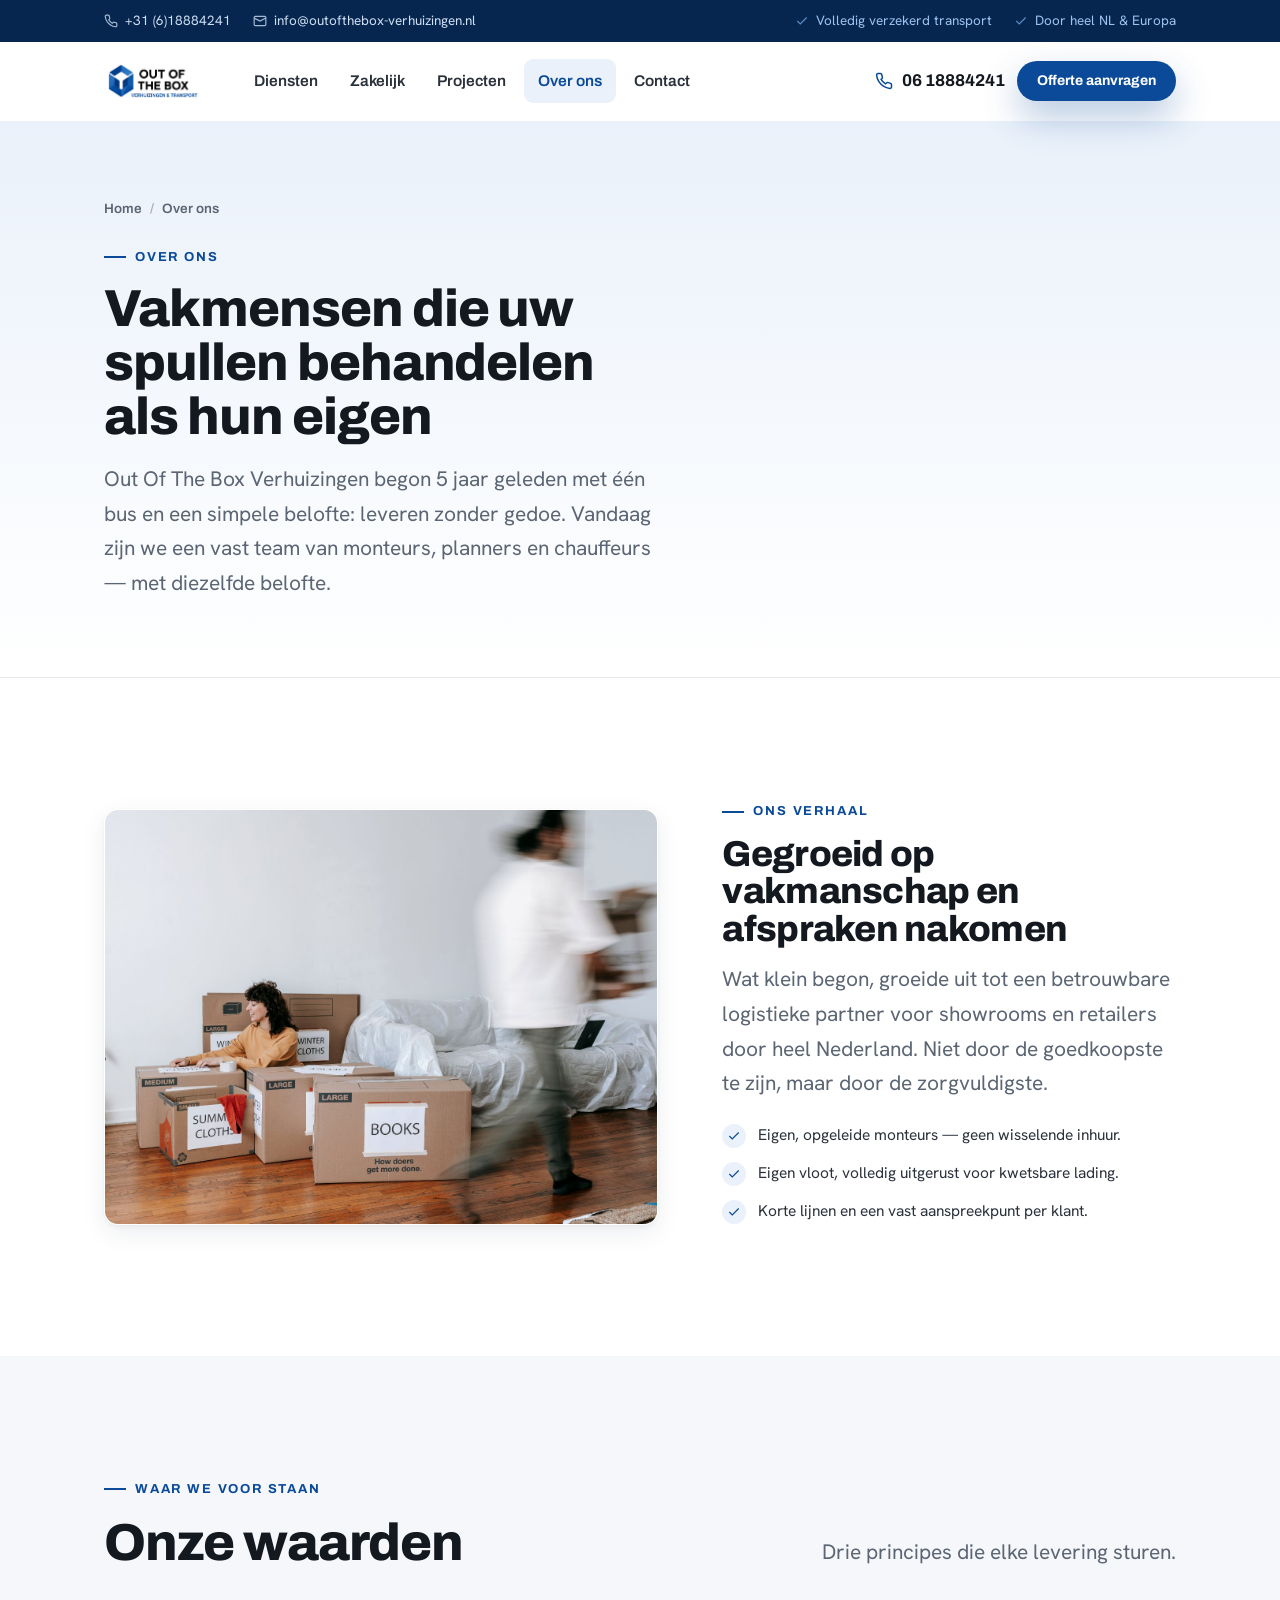
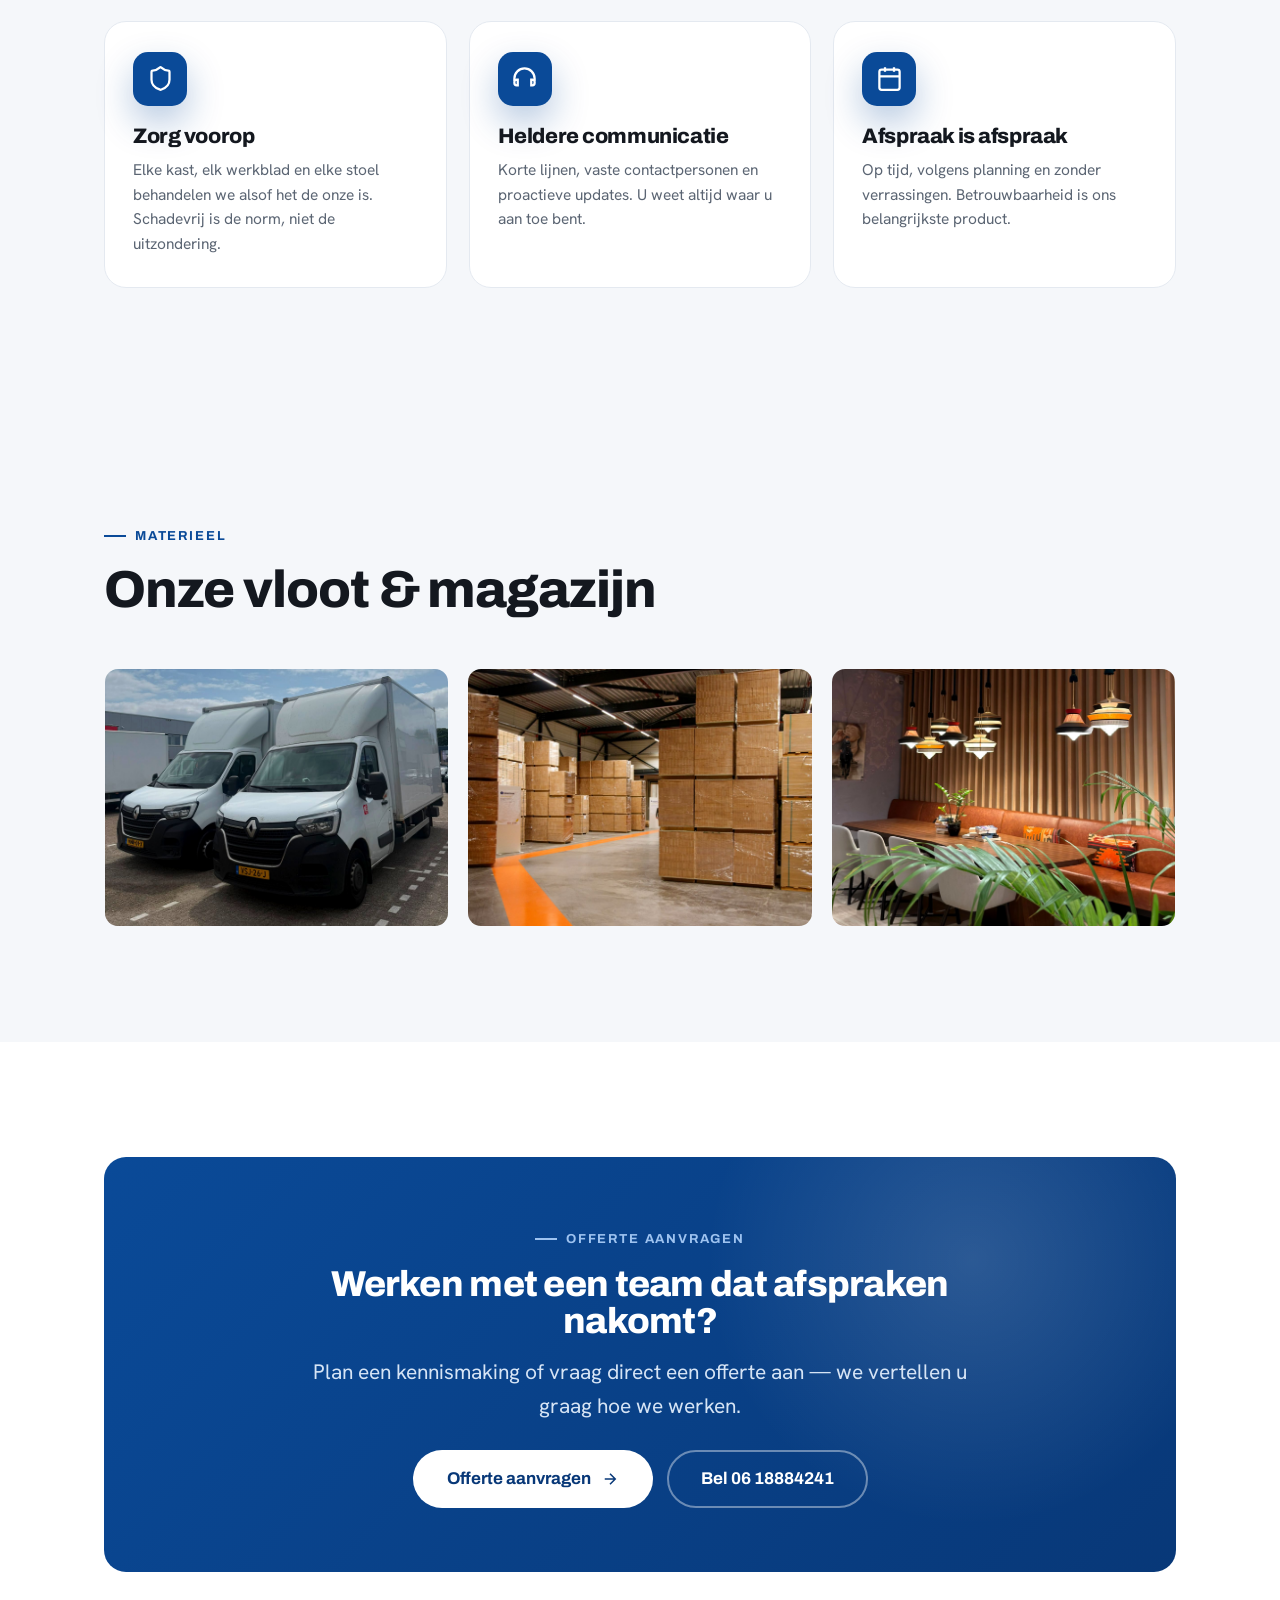
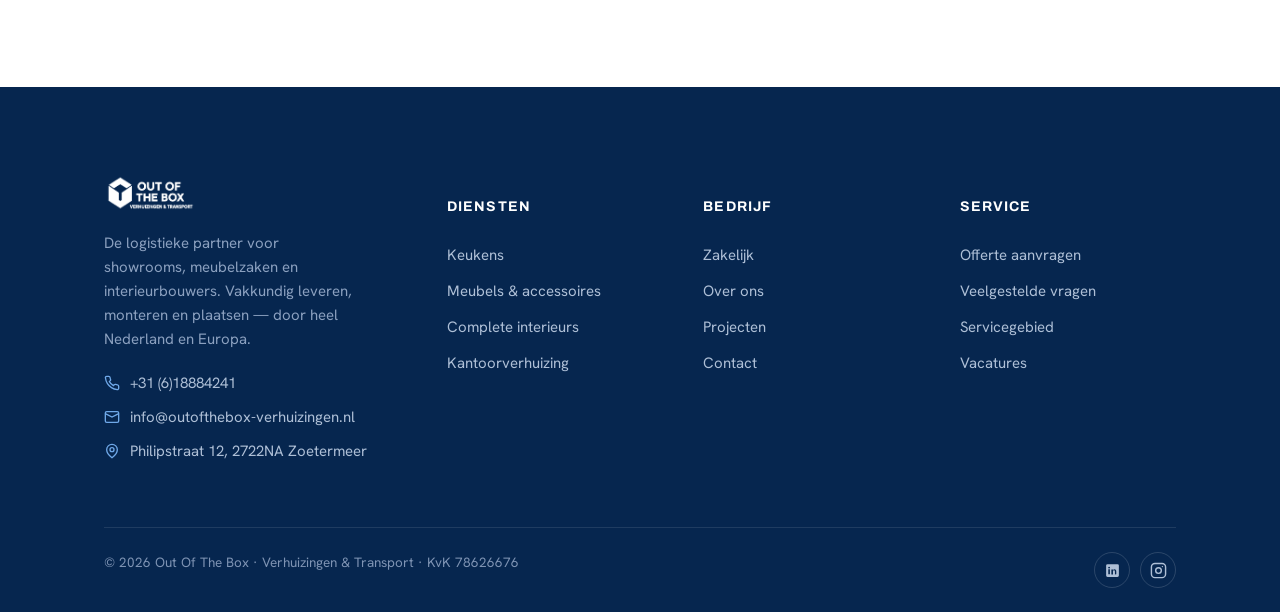
<file: over-ons.html>
<!DOCTYPE html>
<html lang="nl">
<head>
<meta charset="UTF-8" />
<meta name="viewport" content="width=device-width, initial-scale=1.0" />
<title>Over ons — Out Of The Box Verhuizingen, Zoetermeer</title>
<meta name="description" content="Out Of The Box Verhuizingen uit Zoetermeer: vijf jaar zakelijke verhuizingen en transport voor retailers, met eigen vakmensen en eigen wagenpark." />
<link rel="canonical" href="https://www.outofthebox-verhuizingen.nl/over-ons.html" />
<meta name="robots" content="index, follow" />
<meta property="og:type" content="website" />
<meta property="og:site_name" content="Out Of The Box Verhuizingen" />
<meta property="og:locale" content="nl_NL" />
<meta property="og:url" content="https://www.outofthebox-verhuizingen.nl/over-ons.html" />
<meta property="og:title" content="Over ons — Out Of The Box Verhuizingen, Zoetermeer" />
<meta property="og:description" content="Out Of The Box Verhuizingen uit Zoetermeer: vijf jaar zakelijke verhuizingen en transport voor retailers, met eigen vakmensen en eigen wagenpark." />
<meta property="og:image" content="https://www.outofthebox-verhuizingen.nl/assets/logo.png" />
<meta name="twitter:card" content="summary_large_image" />
<meta name="twitter:title" content="Over ons — Out Of The Box Verhuizingen, Zoetermeer" />
<meta name="twitter:description" content="Out Of The Box Verhuizingen uit Zoetermeer: vijf jaar zakelijke verhuizingen en transport voor retailers, met eigen vakmensen en eigen wagenpark." />
<meta name="twitter:image" content="https://www.outofthebox-verhuizingen.nl/assets/logo.png" />
<link rel="preconnect" href="https://fonts.googleapis.com" />
<link rel="preconnect" href="https://fonts.gstatic.com" crossorigin />
<link href="https://fonts.googleapis.com/css2?family=Archivo:wght@500;600;700;800;900&family=Hanken+Grotesk:wght@400;500;600;700&family=Spline+Sans+Mono:wght@400;500&display=swap" rel="stylesheet" />
<link rel="stylesheet" href="site.css" />
<link rel="stylesheet" href="pages.css" />
<link rel="icon" type="image/png" href="assets/logo-mark.png" />
<script type="application/ld+json">{"@context":"https://schema.org","@type":"MovingCompany","name":"Out Of The Box Verhuizingen","url":"https://www.outofthebox-verhuizingen.nl","logo":"https://www.outofthebox-verhuizingen.nl/assets/logo.png","image":"https://www.outofthebox-verhuizingen.nl/assets/logo.png","description":"Zakelijke verhuis- en transportpartner voor keuken- en meubelretailers.","telephone":"+31618884241","email":"info@outofthebox-verhuizingen.nl","address":{"@type":"PostalAddress","streetAddress":"Philipstraat 12","postalCode":"2722 NA","addressLocality":"Zoetermeer","addressCountry":"NL"},"areaServed":[{"@type":"Country","name":"Nederland"},{"@type":"Place","name":"Europa"}],"identifier":"KvK 78626676"}</script>
</head>
<body>

<div class="topbar">
  <div class="wrap">
    <a href="tel:+31618884241"><svg viewBox="0 0 24 24" fill="none" stroke="currentColor" stroke-width="2"><path d="M22 16.92v3a2 2 0 0 1-2.18 2 19.79 19.79 0 0 1-8.63-3.07 19.5 19.5 0 0 1-6-6 19.79 19.79 0 0 1-3.07-8.67A2 2 0 0 1 4.11 2h3a2 2 0 0 1 2 1.72c.13.96.36 1.9.7 2.81a2 2 0 0 1-.45 2.11L8.09 9.91a16 16 0 0 0 6 6l1.27-1.27a2 2 0 0 1 2.11-.45c.9.34 1.85.57 2.81.7A2 2 0 0 1 22 16.92Z"/></svg> +31 (6)18884241</a>
    <a href="mailto:info@outofthebox-verhuizingen.nl"><svg viewBox="0 0 24 24" fill="none" stroke="currentColor" stroke-width="2"><rect x="2" y="4" width="20" height="16" rx="2"/><path d="m22 7-10 5L2 7"/></svg> info@outofthebox-verhuizingen.nl</a>
    <span class="sep"></span>
    <span class="usp"><svg viewBox="0 0 24 24" fill="none" stroke="currentColor" stroke-width="2"><path d="M20 6 9 17l-5-5"/></svg> Volledig verzekerd transport</span>
    <span class="usp"><svg viewBox="0 0 24 24" fill="none" stroke="currentColor" stroke-width="2"><path d="M20 6 9 17l-5-5"/></svg> Door heel NL &amp; Europa</span>
  </div>
</div>

<header class="site-header" id="header">
  <div class="wrap">
    <nav class="nav">
      <a class="brand" href="index.html" aria-label="Out of the Box home">
        <img src="assets/logo-transparent.png" alt="Out of the Box — Verhuizingen &amp; Transport" />
      </a>
      <div class="nav-links">
        <a href="diensten.html">Diensten</a>
        <a href="zakelijk.html">Zakelijk</a>
        <a href="projecten.html">Projecten</a>
        <a href="over-ons.html" class="active">Over ons</a>
        <a href="contact.html">Contact</a>
      </div>
      <div class="nav-cta">
        <a class="nav-phone" href="tel:+31618884241"><svg viewBox="0 0 24 24" fill="none" stroke="currentColor" stroke-width="2"><path d="M22 16.92v3a2 2 0 0 1-2.18 2 19.79 19.79 0 0 1-8.63-3.07 19.5 19.5 0 0 1-6-6 19.79 19.79 0 0 1-3.07-8.67A2 2 0 0 1 4.11 2h3a2 2 0 0 1 2 1.72c.13.96.36 1.9.7 2.81a2 2 0 0 1-.45 2.11L8.09 9.91a16 16 0 0 0 6 6l1.27-1.27a2 2 0 0 1 2.11-.45c.9.34 1.85.57 2.81.7A2 2 0 0 1 22 16.92Z"/></svg> 06 18884241</a>
        <a class="btn btn-primary btn-sm" href="contact.html">Offerte aanvragen</a>
      </div>
      <button class="nav-toggle" id="navToggle" aria-label="Menu">
        <svg viewBox="0 0 24 24" fill="none" stroke="currentColor" stroke-width="2"><path d="M3 6h18M3 12h18M3 18h18"/></svg>
      </button>
    </nav>
  </div>
  <div class="mobile-nav" id="mobileNav">
    <a href="diensten.html">Diensten</a>
    <a href="zakelijk.html">Zakelijk</a>
    <a href="projecten.html">Projecten</a>
    <a href="over-ons.html">Over ons</a>
    <a href="contact.html">Contact</a>
    <a class="btn btn-primary" href="contact.html">Offerte aanvragen</a>
  </div>
</header>

<main>
<section class="page-hero">
  <div class="wrap">
    <div class="breadcrumb"><a href="index.html">Home</a> <span style="opacity:.5">/</span> <span>Over ons</span></div>
    <div class="page-hero-grid">
      <div class="reveal">
        <span class="eyebrow">Over ons</span>
        <h1 class="h-lg" style="margin-top:14px;">Vakmensen die uw spullen behandelen als hun eigen</h1>
        <p class="lede">Out Of The Box Verhuizingen begon 5 jaar geleden met één bus en een simpele belofte: leveren zonder gedoe. Vandaag zijn we een vast team van monteurs, planners en chauffeurs — met diezelfde belofte.</p>
      </div>
      
    </div>
  </div>
</section>

<section class="section">
  <div class="wrap">
    <div class="split media-lg">
      <div class="media reveal"><div class="ph has-img ratio-43"><img src="assets/foto/verhuizing-inpakken.jpg" alt="Aan het werk op locatie" /></div></div>
      <div class="reveal">
        <span class="eyebrow">Ons verhaal</span>
        <h2 class="h-md" style="margin-top:14px;">Gegroeid op vakmanschap en afspraken nakomen</h2>
        <p class="lede" style="margin-top:14px;">Wat klein begon, groeide uit tot een betrouwbare logistieke partner voor showrooms en retailers door heel Nederland. Niet door de goedkoopste te zijn, maar door de zorgvuldigste.</p>
        <ul class="checklist">
          <li><span class="tick"><svg viewBox="0 0 24 24" fill="none" stroke="currentColor" stroke-width="2"><path d="M20 6 9 17l-5-5"/></svg></span><span class="tx">Eigen, opgeleide monteurs — geen wisselende inhuur.</span></li>
          <li><span class="tick"><svg viewBox="0 0 24 24" fill="none" stroke="currentColor" stroke-width="2"><path d="M20 6 9 17l-5-5"/></svg></span><span class="tx">Eigen vloot, volledig uitgerust voor kwetsbare lading.</span></li>
          <li><span class="tick"><svg viewBox="0 0 24 24" fill="none" stroke="currentColor" stroke-width="2"><path d="M20 6 9 17l-5-5"/></svg></span><span class="tx">Korte lijnen en een vast aanspreekpunt per klant.</span></li>
        </ul>
      </div>
    </div>
  </div>
</section>

<section class="section band-tint">
  <div class="wrap">
    <div class="sec-head">
      <div class="intro reveal"><span class="eyebrow">Waar we voor staan</span><h2 class="h-lg">Onze waarden</h2></div>
      <p class="lede reveal" style="max-width:34ch;">Drie principes die elke levering sturen.</p>
    </div>
    <div class="value-grid">
      <div class="value-card reveal"><span class="ico"><svg viewBox="0 0 24 24" fill="none" stroke="currentColor" stroke-width="2"><path d="M20 13c0 5-3.5 7.5-7.66 8.95a1 1 0 0 1-.67-.01C7.5 20.5 4 18 4 13V6a1 1 0 0 1 1-1c2 0 4.5-1.2 6.24-2.72a1.17 1.17 0 0 1 1.52 0C14.51 3.81 17 5 19 5a1 1 0 0 1 1 1Z"/></svg></span><h3>Zorg voorop</h3><p>Elke kast, elk werkblad en elke stoel behandelen we alsof het de onze is. Schadevrij is de norm, niet de uitzondering.</p></div>
      <div class="value-card reveal"><span class="ico"><svg viewBox="0 0 24 24" fill="none" stroke="currentColor" stroke-width="2"><path d="M3 14v-2a9 9 0 0 1 18 0v2"/><path d="M21 16a2 2 0 0 1-2 2h-1v-5h1a2 2 0 0 1 2 2zM3 16a2 2 0 0 0 2 2h1v-5H5a2 2 0 0 0-2 2z"/></svg></span><h3>Heldere communicatie</h3><p>Korte lijnen, vaste contactpersonen en proactieve updates. U weet altijd waar u aan toe bent.</p></div>
      <div class="value-card reveal"><span class="ico"><svg viewBox="0 0 24 24" fill="none" stroke="currentColor" stroke-width="2"><rect x="3" y="4" width="18" height="18" rx="2"/><path d="M16 2v4M8 2v4M3 10h18"/></svg></span><h3>Afspraak is afspraak</h3><p>Op tijd, volgens planning en zonder verrassingen. Betrouwbaarheid is ons belangrijkste product.</p></div>
    </div>
  </div>
</section>



<section class="section band-tint">
  <div class="wrap">
    <div class="sec-head">
      <div class="intro reveal"><span class="eyebrow">Materieel</span><h2 class="h-lg">Onze vloot &amp; magazijn</h2></div>
    </div>
    <div class="gallery3">
      <div class="ph has-img reveal"><img src="assets/foto/bus-vooraanzicht.jpg" alt="Bestelwagen met laadklep" /></div>
      <div class="ph has-img reveal"><img src="assets/foto/magazijn-opslag.jpg" alt="Beveiligd magazijn" /></div>
      <div class="ph has-img reveal"><img src="assets/foto/interieur-horeca.jpg" alt="Ingericht interieur na oplevering" /></div>
    </div>
  </div>
</section>


<section class="section">
  <div class="wrap">
    <div class="cta">
      <div class="cta-inner" style="grid-template-columns:1fr;justify-items:center;text-align:center;">
        <div class="reveal" style="max-width:660px;">
          <span class="eyebrow light center">Offerte aanvragen</span>
          <h2 class="h-md" style="margin:16px 0 14px;color:#fff;">Werken met een team dat afspraken nakomt?</h2>
          <p class="lede" style="color:#d6e4f5;">Plan een kennismaking of vraag direct een offerte aan — we vertellen u graag hoe we werken.</p>
          <div style="margin-top:26px;display:flex;gap:14px;flex-wrap:wrap;justify-content:center;">
            <a class="btn btn-light btn-lg" href="contact.html">Offerte aanvragen <svg viewBox="0 0 24 24" fill="none" stroke="currentColor" stroke-width="2"><path d="M5 12h14M12 5l7 7-7 7"/></svg></a>
            <a class="btn btn-outline-light btn-lg" href="tel:+31618884241">Bel 06 18884241</a>
          </div>
        </div>
      </div>
    </div>
  </div>
</section>
</main>

<footer class="site-footer">
  <div class="wrap">
    <div class="foot-grid">
      <div class="foot-brand">
        <img src="assets/logo-white.png" alt="Out of the Box" />
        <p>De logistieke partner voor showrooms, meubelzaken en interieurbouwers. Vakkundig leveren, monteren en plaatsen — door heel Nederland en Europa.</p>
        <div class="foot-contact">
          <a href="tel:+31618884241"><svg viewBox="0 0 24 24" fill="none" stroke="currentColor" stroke-width="2"><path d="M22 16.92v3a2 2 0 0 1-2.18 2 19.79 19.79 0 0 1-8.63-3.07 19.5 19.5 0 0 1-6-6 19.79 19.79 0 0 1-3.07-8.67A2 2 0 0 1 4.11 2h3a2 2 0 0 1 2 1.72c.13.96.36 1.9.7 2.81a2 2 0 0 1-.45 2.11L8.09 9.91a16 16 0 0 0 6 6l1.27-1.27a2 2 0 0 1 2.11-.45c.9.34 1.85.57 2.81.7A2 2 0 0 1 22 16.92Z"/></svg> +31 (6)18884241</a>
          <a href="mailto:info@outofthebox-verhuizingen.nl"><svg viewBox="0 0 24 24" fill="none" stroke="currentColor" stroke-width="2"><rect x="2" y="4" width="20" height="16" rx="2"/><path d="m22 7-10 5L2 7"/></svg> info@outofthebox-verhuizingen.nl</a>
          <a href="contact.html"><svg viewBox="0 0 24 24" fill="none" stroke="currentColor" stroke-width="2"><path d="M20 10c0 6-8 12-8 12s-8-6-8-12a8 8 0 0 1 16 0Z"/><circle cx="12" cy="10" r="3"/></svg> Philipstraat 12, 2722NA Zoetermeer</a>
        </div>
      </div>
      <div>
        <h5>Diensten</h5>
        <a href="diensten.html">Keukens</a>
        <a href="diensten.html">Meubels &amp; accessoires</a>
        <a href="diensten.html">Complete interieurs</a>
        <a href="diensten.html">Kantoorverhuizing</a>
      </div>
      <div>
        <h5>Bedrijf</h5>
        <a href="zakelijk.html">Zakelijk</a>
        <a href="over-ons.html">Over ons</a>
        <a href="projecten.html">Projecten</a>
        <a href="contact.html">Contact</a>
      </div>
      <div>
        <h5>Service</h5>
        <a href="contact.html">Offerte aanvragen</a>
        <a href="contact.html#faq">Veelgestelde vragen</a>
        <a href="zakelijk.html">Servicegebied</a>
        <a href="over-ons.html">Vacatures</a>
      </div>
    </div>
    <div class="foot-bottom">
      <span>© 2026 Out Of The Box · Verhuizingen &amp; Transport · KvK 78626676</span>
      <div class="socials">
        <a href="#" aria-label="LinkedIn"><svg viewBox="0 0 24 24" fill="currentColor"><path d="M19 3a2 2 0 0 1 2 2v14a2 2 0 0 1-2 2H5a2 2 0 0 1-2-2V5a2 2 0 0 1 2-2zM8.34 17.34V10.2H6.06v7.14zM7.2 9.24a1.32 1.32 0 1 0 0-2.64 1.32 1.32 0 0 0 0 2.64zm10.14 8.1v-3.9c0-2.08-1.11-3.05-2.6-3.05a2.24 2.24 0 0 0-2.03 1.12v-.96H10.4v7.14h2.28v-3.95c0-1.04.2-2.05 1.49-2.05 1.27 0 1.29 1.19 1.29 2.12v3.88z"/></svg></a>
        <a href="#" aria-label="Instagram"><svg viewBox="0 0 24 24" fill="none" stroke="currentColor" stroke-width="2"><rect x="2" y="2" width="20" height="20" rx="5"/><circle cx="12" cy="12" r="4"/><circle cx="17.5" cy="6.5" r="1" fill="currentColor" stroke="none"/></svg></a>
      </div>
    </div>
  </div>
</footer>

<script>
  const header = document.getElementById('header');
  const onScroll = () => header.classList.toggle('scrolled', window.scrollY > 8);
  onScroll(); window.addEventListener('scroll', onScroll, { passive: true });
  const toggle = document.getElementById('navToggle');
  const mnav = document.getElementById('mobileNav');
  if (toggle) toggle.addEventListener('click', () => { mnav.style.display = mnav.style.display === 'flex' ? 'none' : 'flex'; });
  if (mnav) mnav.querySelectorAll('a').forEach(a => a.addEventListener('click', () => { mnav.style.display = 'none'; }));
  // chips (multi-select visual)
  document.addEventListener('click', (e) => {
    const c = e.target.closest('.chips .chip');
    if (c) { c.classList.toggle('on'); c.style.background = c.classList.contains('on') ? 'var(--blue)' : ''; c.style.color = c.classList.contains('on') ? '#fff' : ''; c.style.borderColor = c.classList.contains('on') ? 'var(--blue)' : ''; }
    const f = e.target.closest('.filters .fbtn');
    if (f) { f.parentElement.querySelectorAll('.fbtn').forEach(b => b.classList.remove('active')); f.classList.add('active'); }
    const q = e.target.closest('.faq-q');
    if (q) { const it = q.closest('.faq-item'); const a = it.querySelector('.faq-a'); const open = it.classList.toggle('open'); a.style.maxHeight = open ? a.scrollHeight + 'px' : '0'; }
  });
  const reveals = document.querySelectorAll('.reveal');
  const showIfNear = () => reveals.forEach(el => { const r = el.getBoundingClientRect(); if (r.top < (window.innerHeight || 800) * 1.05) el.classList.add('in'); });
  if ('IntersectionObserver' in window) {
    const io = new IntersectionObserver((entries) => {
      entries.forEach(en => { if (en.isIntersecting) { en.target.classList.add('in'); io.unobserve(en.target); } });
    }, { threshold: 0.12, rootMargin: '0px 0px -8% 0px' });
    reveals.forEach(el => io.observe(el));
    showIfNear();
    window.addEventListener('load', showIfNear);
    setTimeout(showIfNear, 400);
  } else {
    reveals.forEach(el => el.classList.add('in'));
  }
</script>
</body>
</html>
</file>
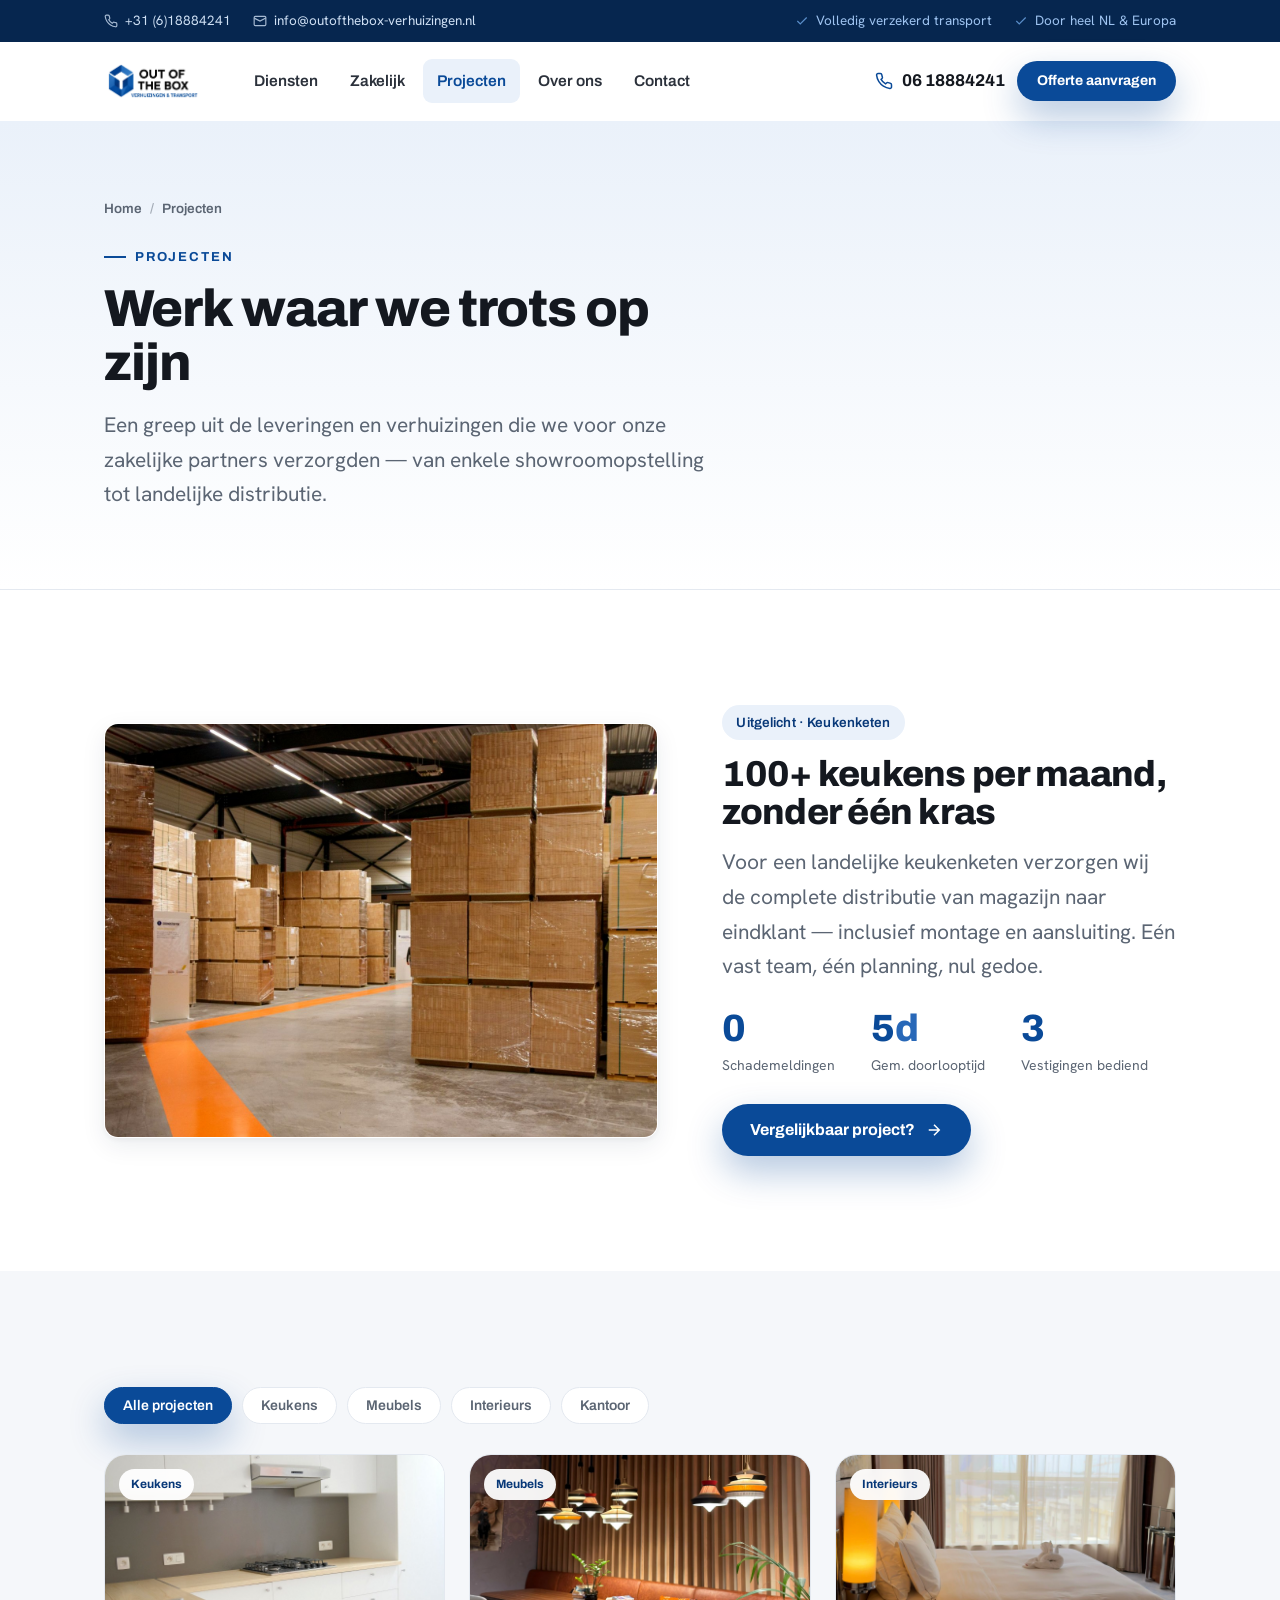
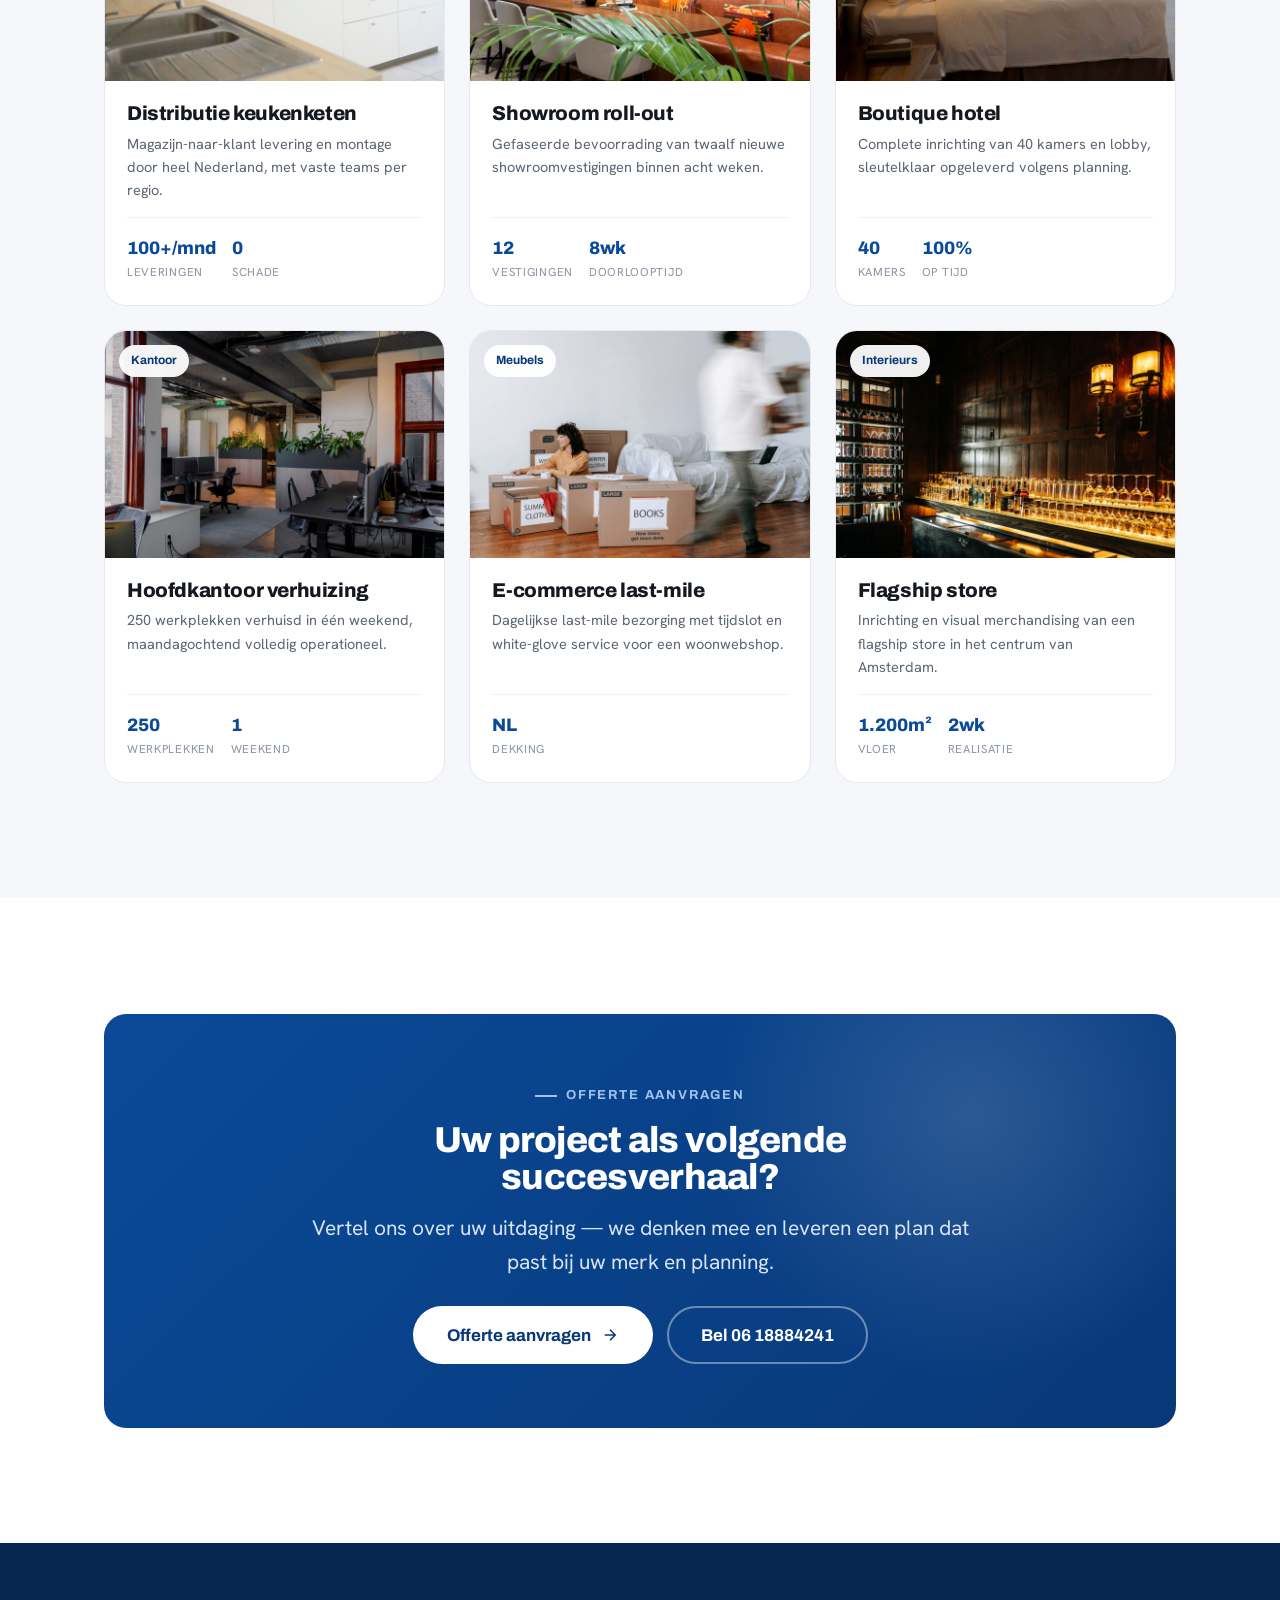
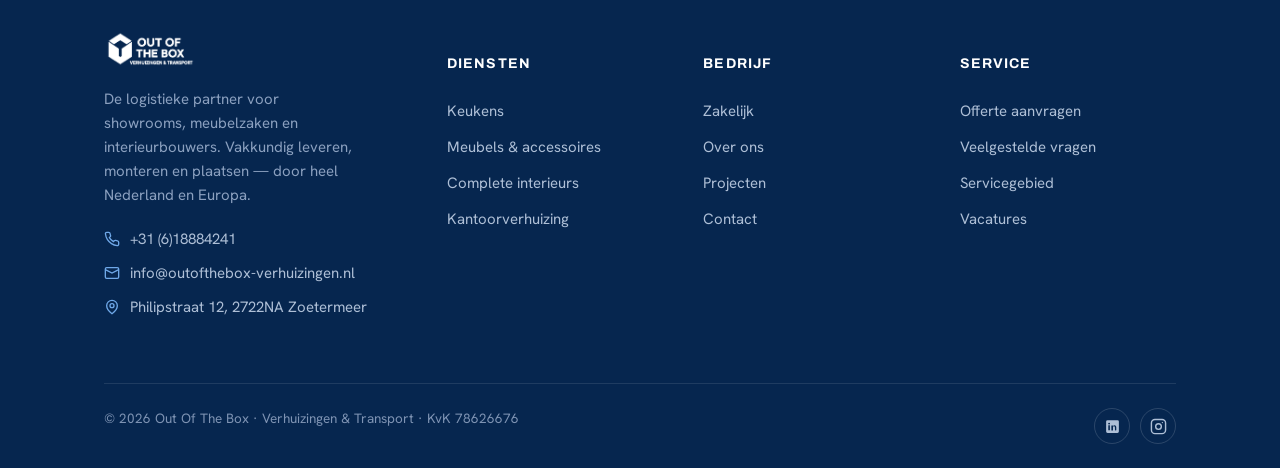
<file: projecten.html>
<!DOCTYPE html>
<html lang="nl">
<head>
<meta charset="UTF-8" />
<meta name="viewport" content="width=device-width, initial-scale=1.0" />
<title>Projecten — Uitgevoerde opdrachten | Out Of The Box</title>
<meta name="description" content="Een selectie van uitgevoerde verhuis- en transportprojecten voor keuken- en meubelretailers in Nederland en Europa." />
<link rel="canonical" href="https://www.outofthebox-verhuizingen.nl/projecten.html" />
<meta name="robots" content="index, follow" />
<meta property="og:type" content="website" />
<meta property="og:site_name" content="Out Of The Box Verhuizingen" />
<meta property="og:locale" content="nl_NL" />
<meta property="og:url" content="https://www.outofthebox-verhuizingen.nl/projecten.html" />
<meta property="og:title" content="Projecten — Uitgevoerde opdrachten | Out Of The Box" />
<meta property="og:description" content="Een selectie van uitgevoerde verhuis- en transportprojecten voor keuken- en meubelretailers in Nederland en Europa." />
<meta property="og:image" content="https://www.outofthebox-verhuizingen.nl/assets/logo.png" />
<meta name="twitter:card" content="summary_large_image" />
<meta name="twitter:title" content="Projecten — Uitgevoerde opdrachten | Out Of The Box" />
<meta name="twitter:description" content="Een selectie van uitgevoerde verhuis- en transportprojecten voor keuken- en meubelretailers in Nederland en Europa." />
<meta name="twitter:image" content="https://www.outofthebox-verhuizingen.nl/assets/logo.png" />
<link rel="preconnect" href="https://fonts.googleapis.com" />
<link rel="preconnect" href="https://fonts.gstatic.com" crossorigin />
<link href="https://fonts.googleapis.com/css2?family=Archivo:wght@500;600;700;800;900&family=Hanken+Grotesk:wght@400;500;600;700&family=Spline+Sans+Mono:wght@400;500&display=swap" rel="stylesheet" />
<link rel="stylesheet" href="site.css" />
<link rel="stylesheet" href="pages.css" />
<link rel="icon" type="image/png" href="assets/logo-mark.png" />
<script type="application/ld+json">{"@context":"https://schema.org","@type":"MovingCompany","name":"Out Of The Box Verhuizingen","url":"https://www.outofthebox-verhuizingen.nl","logo":"https://www.outofthebox-verhuizingen.nl/assets/logo.png","image":"https://www.outofthebox-verhuizingen.nl/assets/logo.png","description":"Zakelijke verhuis- en transportpartner voor keuken- en meubelretailers.","telephone":"+31618884241","email":"info@outofthebox-verhuizingen.nl","address":{"@type":"PostalAddress","streetAddress":"Philipstraat 12","postalCode":"2722 NA","addressLocality":"Zoetermeer","addressCountry":"NL"},"areaServed":[{"@type":"Country","name":"Nederland"},{"@type":"Place","name":"Europa"}],"identifier":"KvK 78626676"}</script>
</head>
<body>

<div class="topbar">
  <div class="wrap">
    <a href="tel:+31618884241"><svg viewBox="0 0 24 24" fill="none" stroke="currentColor" stroke-width="2"><path d="M22 16.92v3a2 2 0 0 1-2.18 2 19.79 19.79 0 0 1-8.63-3.07 19.5 19.5 0 0 1-6-6 19.79 19.79 0 0 1-3.07-8.67A2 2 0 0 1 4.11 2h3a2 2 0 0 1 2 1.72c.13.96.36 1.9.7 2.81a2 2 0 0 1-.45 2.11L8.09 9.91a16 16 0 0 0 6 6l1.27-1.27a2 2 0 0 1 2.11-.45c.9.34 1.85.57 2.81.7A2 2 0 0 1 22 16.92Z"/></svg> +31 (6)18884241</a>
    <a href="mailto:info@outofthebox-verhuizingen.nl"><svg viewBox="0 0 24 24" fill="none" stroke="currentColor" stroke-width="2"><rect x="2" y="4" width="20" height="16" rx="2"/><path d="m22 7-10 5L2 7"/></svg> info@outofthebox-verhuizingen.nl</a>
    <span class="sep"></span>
    <span class="usp"><svg viewBox="0 0 24 24" fill="none" stroke="currentColor" stroke-width="2"><path d="M20 6 9 17l-5-5"/></svg> Volledig verzekerd transport</span>
    <span class="usp"><svg viewBox="0 0 24 24" fill="none" stroke="currentColor" stroke-width="2"><path d="M20 6 9 17l-5-5"/></svg> Door heel NL &amp; Europa</span>
  </div>
</div>

<header class="site-header" id="header">
  <div class="wrap">
    <nav class="nav">
      <a class="brand" href="index.html" aria-label="Out of the Box home">
        <img src="assets/logo-transparent.png" alt="Out of the Box — Verhuizingen &amp; Transport" />
      </a>
      <div class="nav-links">
        <a href="diensten.html">Diensten</a>
        <a href="zakelijk.html">Zakelijk</a>
        <a href="projecten.html" class="active">Projecten</a>
        <a href="over-ons.html">Over ons</a>
        <a href="contact.html">Contact</a>
      </div>
      <div class="nav-cta">
        <a class="nav-phone" href="tel:+31618884241"><svg viewBox="0 0 24 24" fill="none" stroke="currentColor" stroke-width="2"><path d="M22 16.92v3a2 2 0 0 1-2.18 2 19.79 19.79 0 0 1-8.63-3.07 19.5 19.5 0 0 1-6-6 19.79 19.79 0 0 1-3.07-8.67A2 2 0 0 1 4.11 2h3a2 2 0 0 1 2 1.72c.13.96.36 1.9.7 2.81a2 2 0 0 1-.45 2.11L8.09 9.91a16 16 0 0 0 6 6l1.27-1.27a2 2 0 0 1 2.11-.45c.9.34 1.85.57 2.81.7A2 2 0 0 1 22 16.92Z"/></svg> 06 18884241</a>
        <a class="btn btn-primary btn-sm" href="contact.html">Offerte aanvragen</a>
      </div>
      <button class="nav-toggle" id="navToggle" aria-label="Menu">
        <svg viewBox="0 0 24 24" fill="none" stroke="currentColor" stroke-width="2"><path d="M3 6h18M3 12h18M3 18h18"/></svg>
      </button>
    </nav>
  </div>
  <div class="mobile-nav" id="mobileNav">
    <a href="diensten.html">Diensten</a>
    <a href="zakelijk.html">Zakelijk</a>
    <a href="projecten.html">Projecten</a>
    <a href="over-ons.html">Over ons</a>
    <a href="contact.html">Contact</a>
    <a class="btn btn-primary" href="contact.html">Offerte aanvragen</a>
  </div>
</header>

<main>
<section class="page-hero">
  <div class="wrap">
    <div class="breadcrumb"><a href="index.html">Home</a> <span style="opacity:.5">/</span> <span>Projecten</span></div>
    <div class="reveal" style="max-width:60ch;">
      <span class="eyebrow">Projecten</span>
      <h1 class="h-lg" style="margin-top:14px;">Werk waar we trots op zijn</h1>
      <p class="lede">Een greep uit de leveringen en verhuizingen die we voor onze zakelijke partners verzorgden — van enkele showroomopstelling tot landelijke distributie.</p>
    </div>
  </div>
</section>

<section class="section">
  <div class="wrap">
    <div class="split media-lg" style="align-items:center;">
      <div class="media reveal"><div class="ph has-img ratio-43"><img src="assets/foto/magazijn-opslag.jpg" alt="Magazijn met gestapelde keukenzendingen" /></div></div>
      <div class="reveal">
        <span class="pill">Uitgelicht · Keukenketen</span>
        <h2 class="h-md" style="margin:16px 0 14px;">100+ keukens per maand, zonder één kras</h2>
        <p class="lede">Voor een landelijke keukenketen verzorgen wij de complete distributie van magazijn naar eindklant — inclusief montage en aansluiting. Eén vast team, één planning, nul gedoe.</p>
        <div class="case-stats" style="margin-top:26px;display:flex;gap:36px;flex-wrap:wrap;">
          <div><div class="num" style="font-family:var(--display);font-weight:800;font-size:38px;color:var(--blue);line-height:1;">0</div><div class="lbl" style="color:var(--slate);font-size:14px;margin-top:6px;">Schademeldingen</div></div>
          <div><div class="num" style="font-family:var(--display);font-weight:800;font-size:38px;color:var(--blue);line-height:1;">5<span style="color:var(--blue-bright)">d</span></div><div class="lbl" style="color:var(--slate);font-size:14px;margin-top:6px;">Gem. doorlooptijd</div></div>
          <div><div class="num" style="font-family:var(--display);font-weight:800;font-size:38px;color:var(--blue);line-height:1;">3</div><div class="lbl" style="color:var(--slate);font-size:14px;margin-top:6px;">Vestigingen bediend</div></div>
        </div>
        <div style="margin-top:28px;"><a class="btn btn-primary" href="contact.html">Vergelijkbaar project? <svg viewBox="0 0 24 24" fill="none" stroke="currentColor" stroke-width="2"><path d="M5 12h14M12 5l7 7-7 7"/></svg></a></div>
      </div>
    </div>
  </div>
</section>

<section class="section band-tint">
  <div class="wrap">
    <div class="filters">
      <button class="fbtn active">Alle projecten</button>
      <button class="fbtn">Keukens</button>
      <button class="fbtn">Meubels</button>
      <button class="fbtn">Interieurs</button>
      <button class="fbtn">Kantoor</button>
    </div>
    <div class="work-grid">
      
  <article class="work-card reveal">
    <div class="media"><span class="tag">Keukens</span><div class="ph has-img"><img src="assets/foto/keuken-wit.jpg" alt="Geplaatste keuken" /></div></div>
    <div class="body">
      <h3>Distributie keukenketen</h3>
      <p>Magazijn-naar-klant levering en montage door heel Nederland, met vaste teams per regio.</p>
      <div class="meta"><div class="m"><div class="n">100+/mnd</div><div class="l">Leveringen</div></div><div class="m"><div class="n">0</div><div class="l">Schade</div></div></div>
    </div>
  </article>
      
  <article class="work-card reveal">
    <div class="media"><span class="tag">Meubels</span><div class="ph has-img"><img src="assets/foto/interieur-horeca.jpg" alt="Ingerichte showroom" /></div></div>
    <div class="body">
      <h3>Showroom roll-out</h3>
      <p>Gefaseerde bevoorrading van twaalf nieuwe showroomvestigingen binnen acht weken.</p>
      <div class="meta"><div class="m"><div class="n">12</div><div class="l">Vestigingen</div></div><div class="m"><div class="n">8wk</div><div class="l">Doorlooptijd</div></div></div>
    </div>
  </article>
      
  <article class="work-card reveal">
    <div class="media"><span class="tag">Interieurs</span><div class="ph has-img"><img src="assets/foto/hotelkamer.jpg" alt="Ingerichte hotelkamer" /></div></div>
    <div class="body">
      <h3>Boutique hotel</h3>
      <p>Complete inrichting van 40 kamers en lobby, sleutelklaar opgeleverd volgens planning.</p>
      <div class="meta"><div class="m"><div class="n">40</div><div class="l">Kamers</div></div><div class="m"><div class="n">100%</div><div class="l">Op tijd</div></div></div>
    </div>
  </article>
      
  <article class="work-card reveal">
    <div class="media"><span class="tag">Kantoor</span><div class="ph has-img"><img src="assets/foto/kantoor-open.jpg" alt="Ingericht kantoorpand" /></div></div>
    <div class="body">
      <h3>Hoofdkantoor verhuizing</h3>
      <p>250 werkplekken verhuisd in één weekend, maandagochtend volledig operationeel.</p>
      <div class="meta"><div class="m"><div class="n">250</div><div class="l">Werkplekken</div></div><div class="m"><div class="n">1</div><div class="l">Weekend</div></div></div>
    </div>
  </article>
      
  <article class="work-card reveal">
    <div class="media"><span class="tag">Meubels</span><div class="ph has-img"><img src="assets/foto/verhuizing-inpakken.jpg" alt="Levering tot in huis" /></div></div>
    <div class="body">
      <h3>E-commerce last-mile</h3>
      <p>Dagelijkse last-mile bezorging met tijdslot en white-glove service voor een woonwebshop.</p>
      <div class="meta"><div class="m"><div class="n">NL</div><div class="l">Dekking</div></div></div>
    </div>
  </article>
      
  <article class="work-card reveal">
    <div class="media"><span class="tag">Interieurs</span><div class="ph has-img"><img src="assets/foto/bar-interieur.jpg" alt="Ingericht horeca-interieur" /></div></div>
    <div class="body">
      <h3>Flagship store</h3>
      <p>Inrichting en visual merchandising van een flagship store in het centrum van Amsterdam.</p>
      <div class="meta"><div class="m"><div class="n">1.200m²</div><div class="l">Vloer</div></div><div class="m"><div class="n">2wk</div><div class="l">Realisatie</div></div></div>
    </div>
  </article>
    </div>
  </div>
</section>


<section class="section">
  <div class="wrap">
    <div class="cta">
      <div class="cta-inner" style="grid-template-columns:1fr;justify-items:center;text-align:center;">
        <div class="reveal" style="max-width:660px;">
          <span class="eyebrow light center">Offerte aanvragen</span>
          <h2 class="h-md" style="margin:16px 0 14px;color:#fff;">Uw project als volgende succesverhaal?</h2>
          <p class="lede" style="color:#d6e4f5;">Vertel ons over uw uitdaging — we denken mee en leveren een plan dat past bij uw merk en planning.</p>
          <div style="margin-top:26px;display:flex;gap:14px;flex-wrap:wrap;justify-content:center;">
            <a class="btn btn-light btn-lg" href="contact.html">Offerte aanvragen <svg viewBox="0 0 24 24" fill="none" stroke="currentColor" stroke-width="2"><path d="M5 12h14M12 5l7 7-7 7"/></svg></a>
            <a class="btn btn-outline-light btn-lg" href="tel:+31618884241">Bel 06 18884241</a>
          </div>
        </div>
      </div>
    </div>
  </div>
</section>
</main>

<footer class="site-footer">
  <div class="wrap">
    <div class="foot-grid">
      <div class="foot-brand">
        <img src="assets/logo-white.png" alt="Out of the Box" />
        <p>De logistieke partner voor showrooms, meubelzaken en interieurbouwers. Vakkundig leveren, monteren en plaatsen — door heel Nederland en Europa.</p>
        <div class="foot-contact">
          <a href="tel:+31618884241"><svg viewBox="0 0 24 24" fill="none" stroke="currentColor" stroke-width="2"><path d="M22 16.92v3a2 2 0 0 1-2.18 2 19.79 19.79 0 0 1-8.63-3.07 19.5 19.5 0 0 1-6-6 19.79 19.79 0 0 1-3.07-8.67A2 2 0 0 1 4.11 2h3a2 2 0 0 1 2 1.72c.13.96.36 1.9.7 2.81a2 2 0 0 1-.45 2.11L8.09 9.91a16 16 0 0 0 6 6l1.27-1.27a2 2 0 0 1 2.11-.45c.9.34 1.85.57 2.81.7A2 2 0 0 1 22 16.92Z"/></svg> +31 (6)18884241</a>
          <a href="mailto:info@outofthebox-verhuizingen.nl"><svg viewBox="0 0 24 24" fill="none" stroke="currentColor" stroke-width="2"><rect x="2" y="4" width="20" height="16" rx="2"/><path d="m22 7-10 5L2 7"/></svg> info@outofthebox-verhuizingen.nl</a>
          <a href="contact.html"><svg viewBox="0 0 24 24" fill="none" stroke="currentColor" stroke-width="2"><path d="M20 10c0 6-8 12-8 12s-8-6-8-12a8 8 0 0 1 16 0Z"/><circle cx="12" cy="10" r="3"/></svg> Philipstraat 12, 2722NA Zoetermeer</a>
        </div>
      </div>
      <div>
        <h5>Diensten</h5>
        <a href="diensten.html">Keukens</a>
        <a href="diensten.html">Meubels &amp; accessoires</a>
        <a href="diensten.html">Complete interieurs</a>
        <a href="diensten.html">Kantoorverhuizing</a>
      </div>
      <div>
        <h5>Bedrijf</h5>
        <a href="zakelijk.html">Zakelijk</a>
        <a href="over-ons.html">Over ons</a>
        <a href="projecten.html">Projecten</a>
        <a href="contact.html">Contact</a>
      </div>
      <div>
        <h5>Service</h5>
        <a href="contact.html">Offerte aanvragen</a>
        <a href="contact.html#faq">Veelgestelde vragen</a>
        <a href="zakelijk.html">Servicegebied</a>
        <a href="over-ons.html">Vacatures</a>
      </div>
    </div>
    <div class="foot-bottom">
      <span>© 2026 Out Of The Box · Verhuizingen &amp; Transport · KvK 78626676</span>
      <div class="socials">
        <a href="#" aria-label="LinkedIn"><svg viewBox="0 0 24 24" fill="currentColor"><path d="M19 3a2 2 0 0 1 2 2v14a2 2 0 0 1-2 2H5a2 2 0 0 1-2-2V5a2 2 0 0 1 2-2zM8.34 17.34V10.2H6.06v7.14zM7.2 9.24a1.32 1.32 0 1 0 0-2.64 1.32 1.32 0 0 0 0 2.64zm10.14 8.1v-3.9c0-2.08-1.11-3.05-2.6-3.05a2.24 2.24 0 0 0-2.03 1.12v-.96H10.4v7.14h2.28v-3.95c0-1.04.2-2.05 1.49-2.05 1.27 0 1.29 1.19 1.29 2.12v3.88z"/></svg></a>
        <a href="#" aria-label="Instagram"><svg viewBox="0 0 24 24" fill="none" stroke="currentColor" stroke-width="2"><rect x="2" y="2" width="20" height="20" rx="5"/><circle cx="12" cy="12" r="4"/><circle cx="17.5" cy="6.5" r="1" fill="currentColor" stroke="none"/></svg></a>
      </div>
    </div>
  </div>
</footer>

<script>
  const header = document.getElementById('header');
  const onScroll = () => header.classList.toggle('scrolled', window.scrollY > 8);
  onScroll(); window.addEventListener('scroll', onScroll, { passive: true });
  const toggle = document.getElementById('navToggle');
  const mnav = document.getElementById('mobileNav');
  if (toggle) toggle.addEventListener('click', () => { mnav.style.display = mnav.style.display === 'flex' ? 'none' : 'flex'; });
  if (mnav) mnav.querySelectorAll('a').forEach(a => a.addEventListener('click', () => { mnav.style.display = 'none'; }));
  // chips (multi-select visual)
  document.addEventListener('click', (e) => {
    const c = e.target.closest('.chips .chip');
    if (c) { c.classList.toggle('on'); c.style.background = c.classList.contains('on') ? 'var(--blue)' : ''; c.style.color = c.classList.contains('on') ? '#fff' : ''; c.style.borderColor = c.classList.contains('on') ? 'var(--blue)' : ''; }
    const f = e.target.closest('.filters .fbtn');
    if (f) { f.parentElement.querySelectorAll('.fbtn').forEach(b => b.classList.remove('active')); f.classList.add('active'); }
    const q = e.target.closest('.faq-q');
    if (q) { const it = q.closest('.faq-item'); const a = it.querySelector('.faq-a'); const open = it.classList.toggle('open'); a.style.maxHeight = open ? a.scrollHeight + 'px' : '0'; }
  });
  const reveals = document.querySelectorAll('.reveal');
  const showIfNear = () => reveals.forEach(el => { const r = el.getBoundingClientRect(); if (r.top < (window.innerHeight || 800) * 1.05) el.classList.add('in'); });
  if ('IntersectionObserver' in window) {
    const io = new IntersectionObserver((entries) => {
      entries.forEach(en => { if (en.isIntersecting) { en.target.classList.add('in'); io.unobserve(en.target); } });
    }, { threshold: 0.12, rootMargin: '0px 0px -8% 0px' });
    reveals.forEach(el => io.observe(el));
    showIfNear();
    window.addEventListener('load', showIfNear);
    setTimeout(showIfNear, 400);
  } else {
    reveals.forEach(el => el.classList.add('in'));
  }
</script>
</body>
</html>
</file>
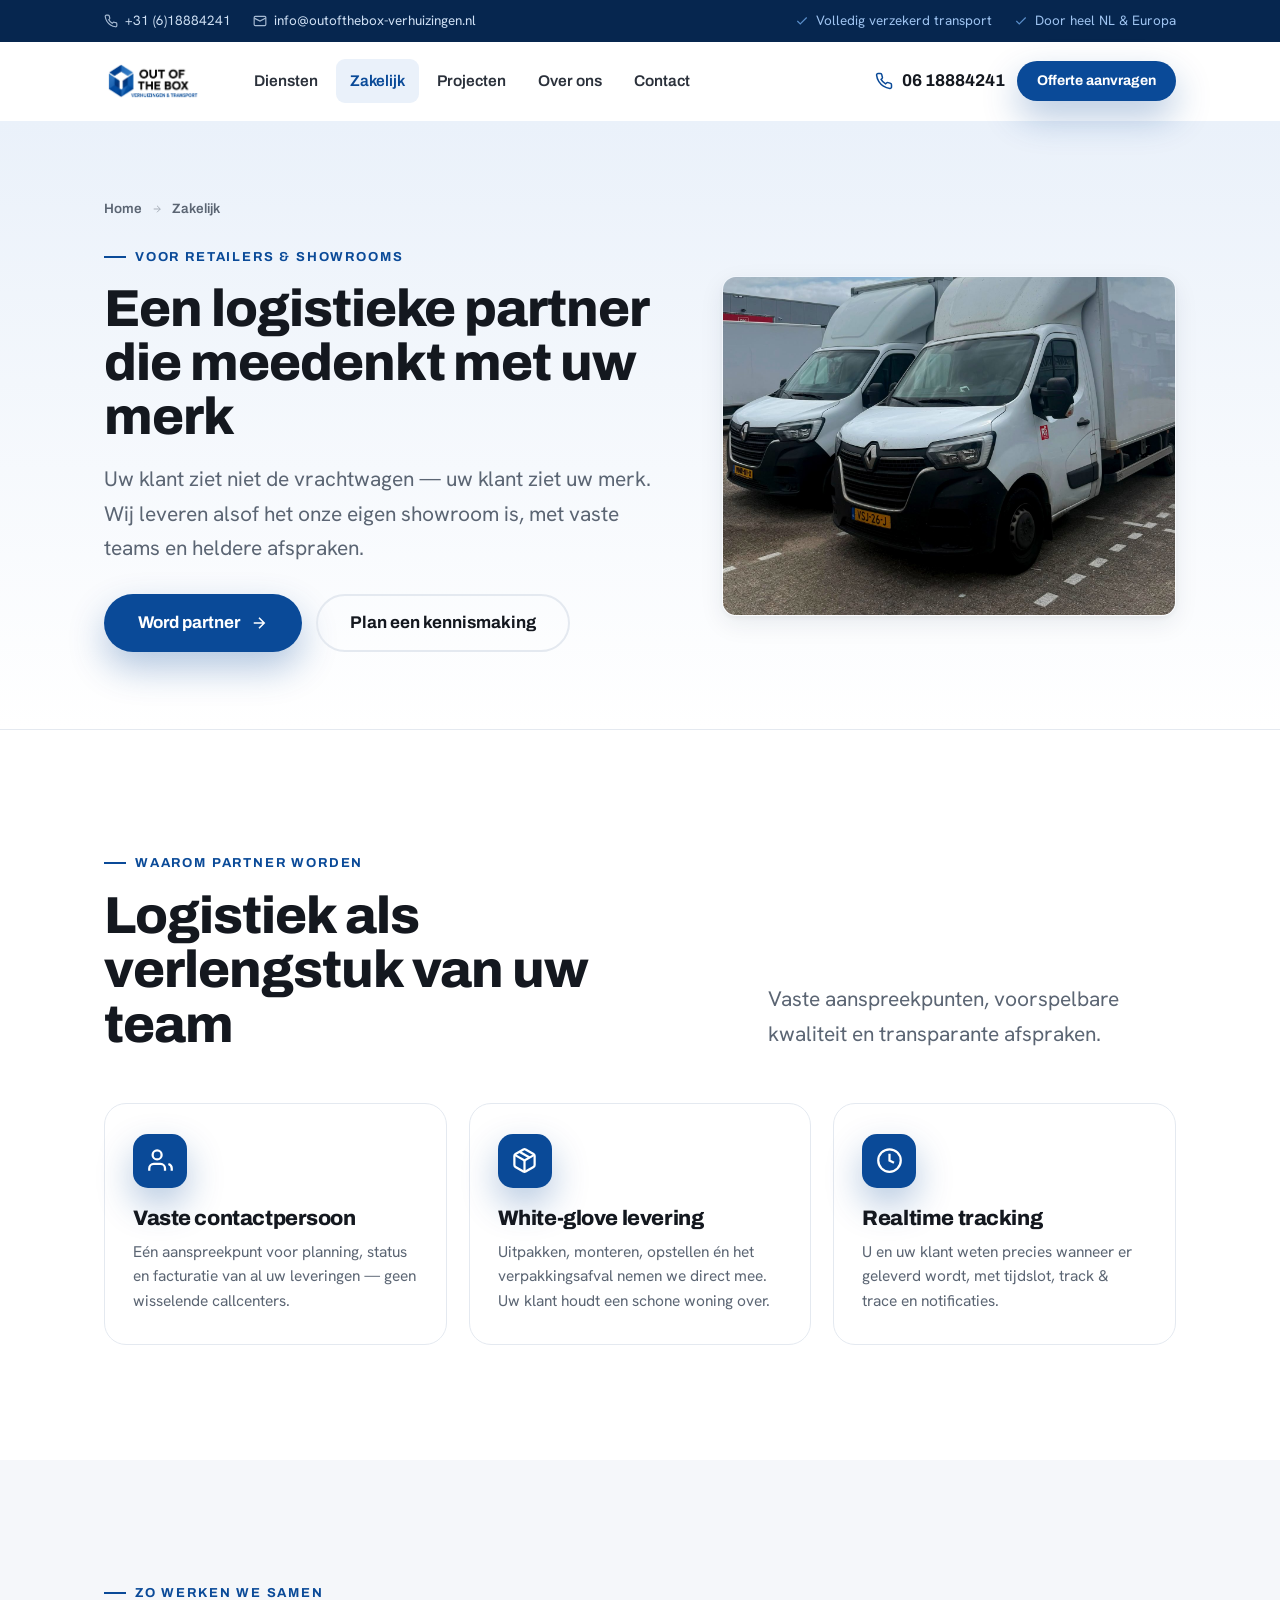
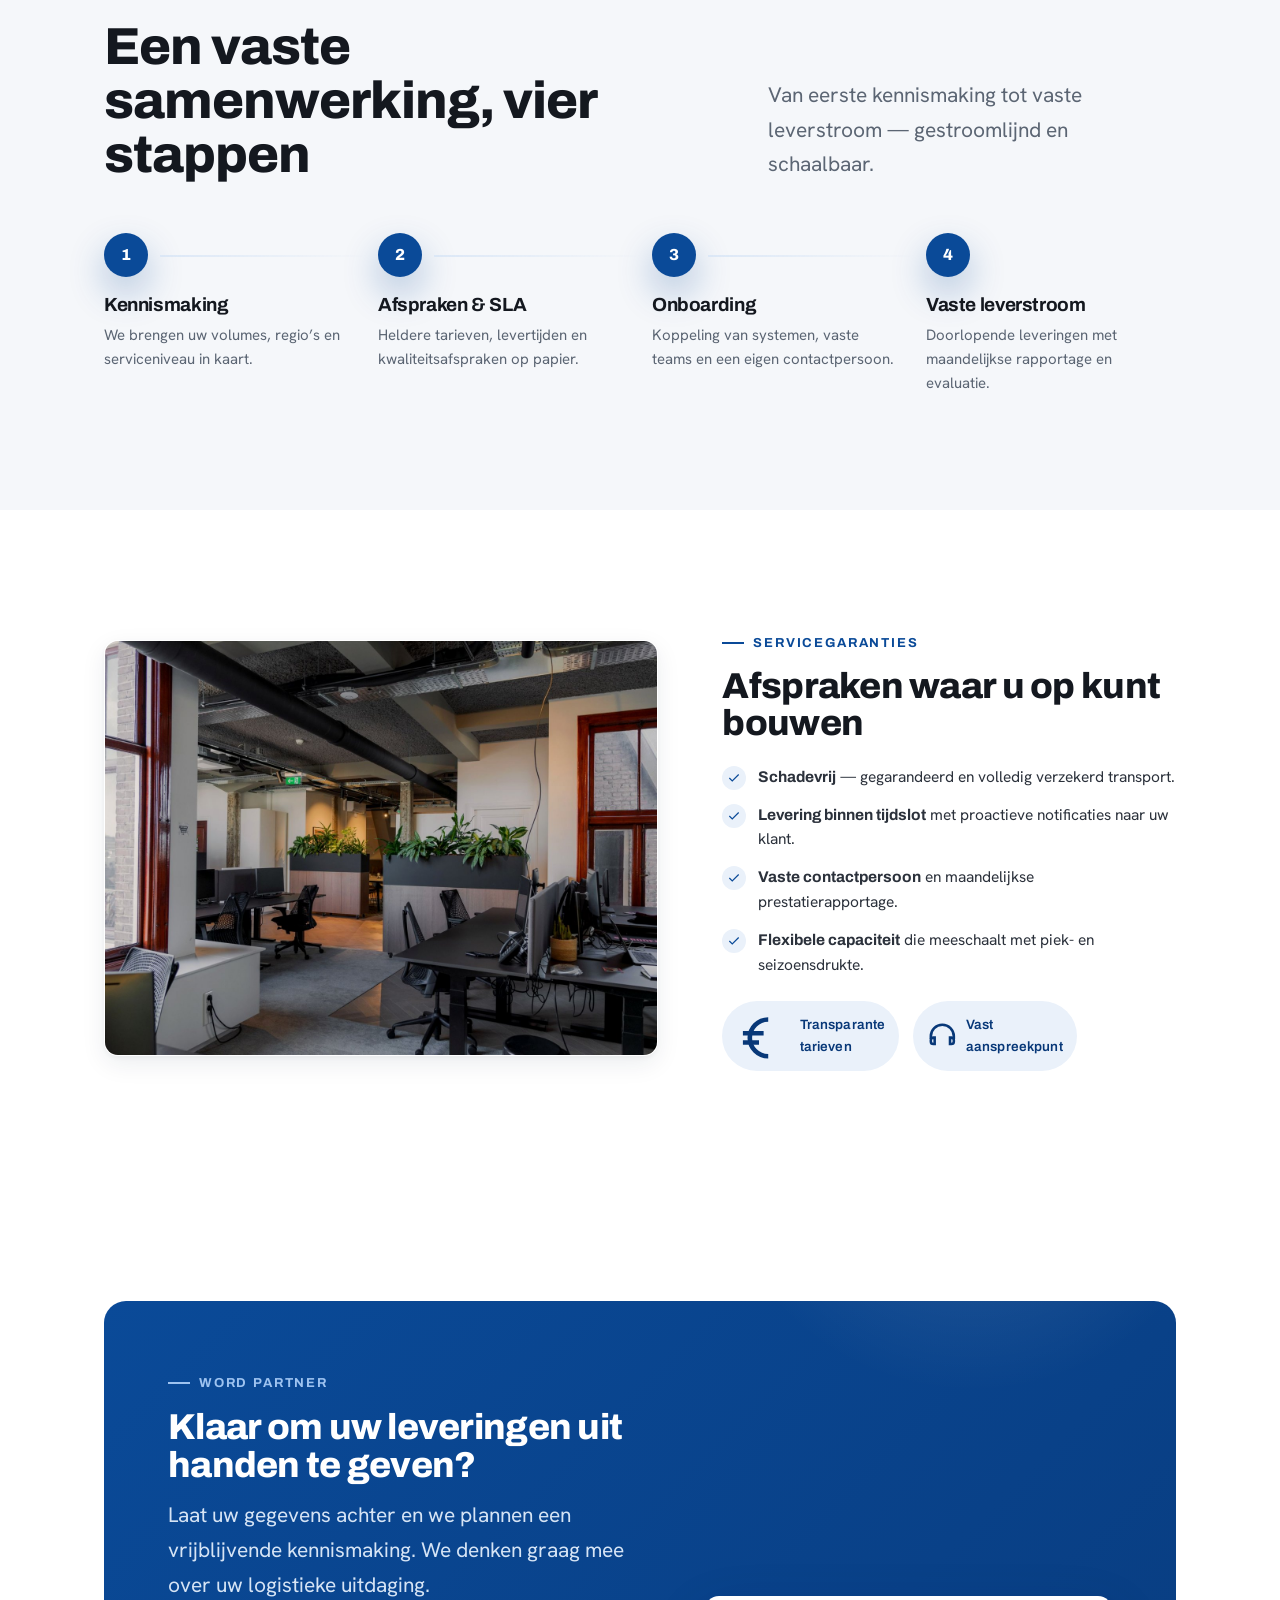
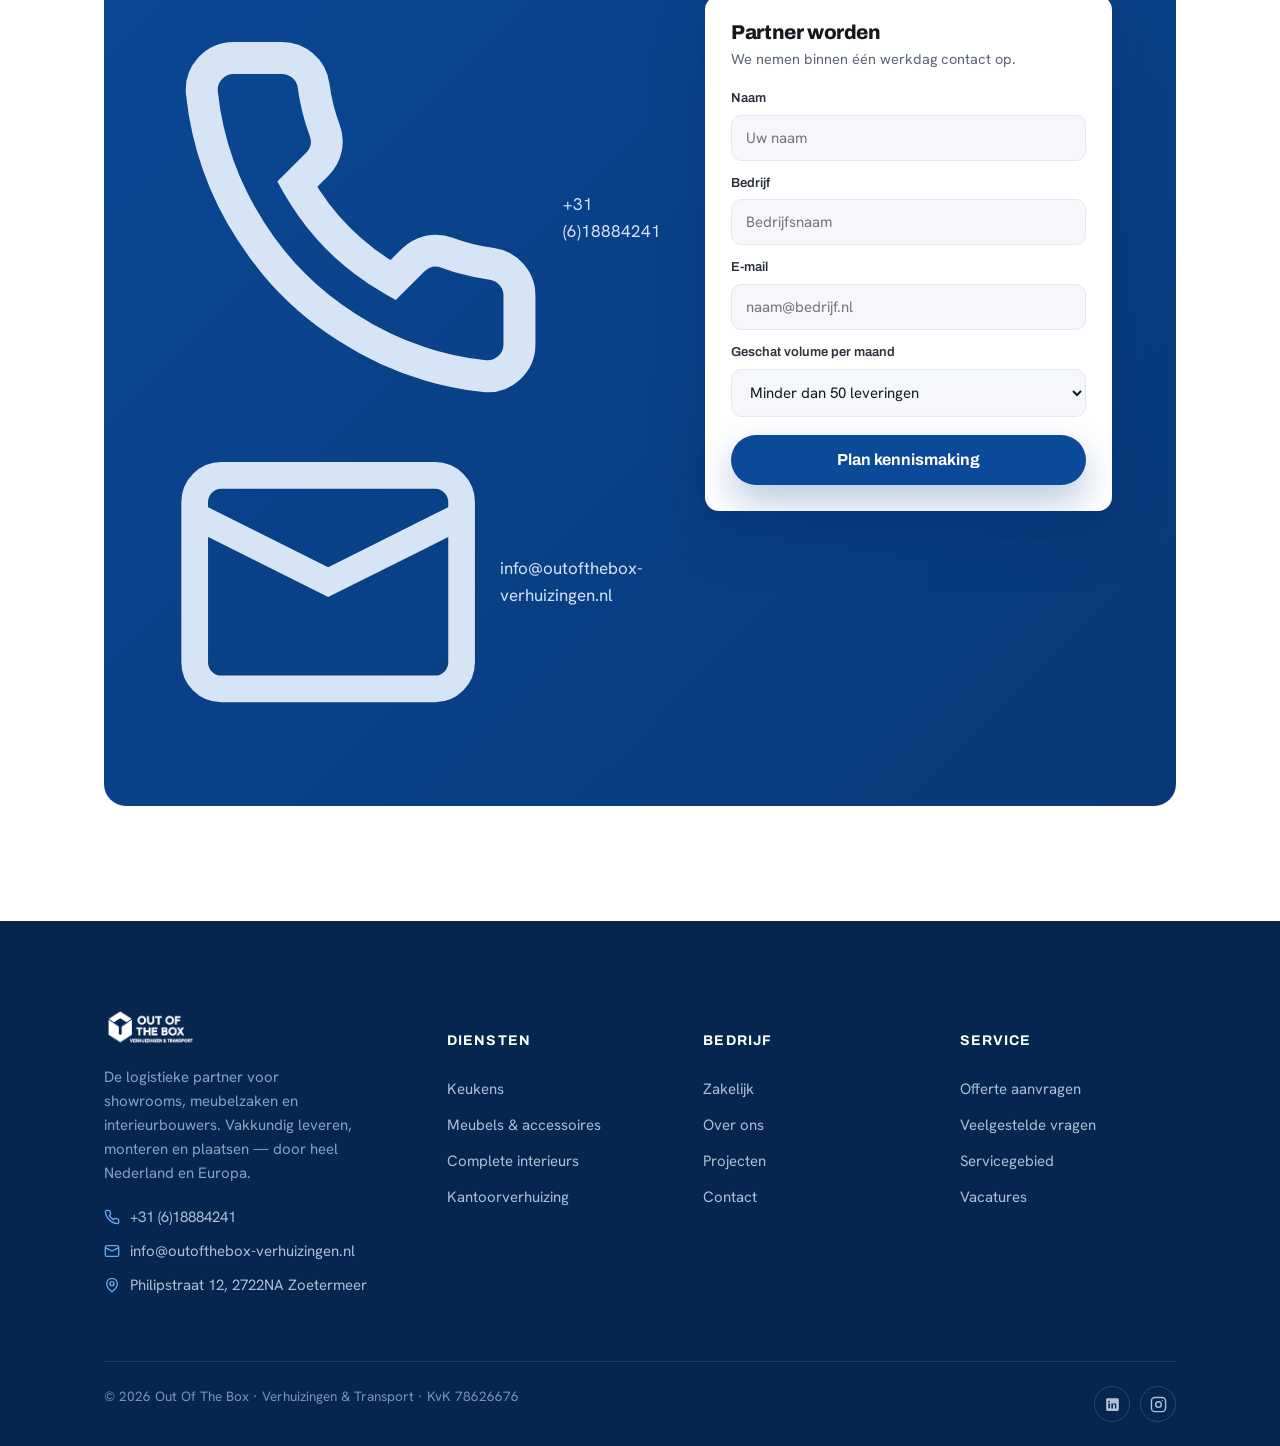
<file: zakelijk.html>
<!DOCTYPE html>
<html lang="nl">
<head>
<meta charset="UTF-8" />
<meta name="viewport" content="width=device-width, initial-scale=1.0" />
<title>Zakelijk — Vaste logistieke partner voor retailers | Out Of The Box</title>
<meta name="description" content="Voor keuken- en meubelretailers: vaste teams, eigen planning en heldere afspraken. Uw leveringen als verlengstuk van uw merk." />
<link rel="canonical" href="https://www.outofthebox-verhuizingen.nl/zakelijk.html" />
<meta name="robots" content="index, follow" />
<meta property="og:type" content="website" />
<meta property="og:site_name" content="Out Of The Box Verhuizingen" />
<meta property="og:locale" content="nl_NL" />
<meta property="og:url" content="https://www.outofthebox-verhuizingen.nl/zakelijk.html" />
<meta property="og:title" content="Zakelijk — Vaste logistieke partner voor retailers | Out Of The Box" />
<meta property="og:description" content="Voor keuken- en meubelretailers: vaste teams, eigen planning en heldere afspraken. Uw leveringen als verlengstuk van uw merk." />
<meta property="og:image" content="https://www.outofthebox-verhuizingen.nl/assets/logo.png" />
<meta name="twitter:card" content="summary_large_image" />
<meta name="twitter:title" content="Zakelijk — Vaste logistieke partner voor retailers | Out Of The Box" />
<meta name="twitter:description" content="Voor keuken- en meubelretailers: vaste teams, eigen planning en heldere afspraken. Uw leveringen als verlengstuk van uw merk." />
<meta name="twitter:image" content="https://www.outofthebox-verhuizingen.nl/assets/logo.png" />
<link rel="preconnect" href="https://fonts.googleapis.com" />
<link rel="preconnect" href="https://fonts.gstatic.com" crossorigin />
<link href="https://fonts.googleapis.com/css2?family=Archivo:wght@500;600;700;800;900&family=Hanken+Grotesk:wght@400;500;600;700&family=Spline+Sans+Mono:wght@400;500&display=swap" rel="stylesheet" />
<link rel="stylesheet" href="site.css" />
<link rel="stylesheet" href="pages.css" />
<link rel="icon" type="image/png" href="assets/logo-mark.png" />
<script type="application/ld+json">{"@context":"https://schema.org","@type":"MovingCompany","name":"Out Of The Box Verhuizingen","url":"https://www.outofthebox-verhuizingen.nl","logo":"https://www.outofthebox-verhuizingen.nl/assets/logo.png","image":"https://www.outofthebox-verhuizingen.nl/assets/logo.png","description":"Zakelijke verhuis- en transportpartner voor keuken- en meubelretailers.","telephone":"+31618884241","email":"info@outofthebox-verhuizingen.nl","address":{"@type":"PostalAddress","streetAddress":"Philipstraat 12","postalCode":"2722 NA","addressLocality":"Zoetermeer","addressCountry":"NL"},"areaServed":[{"@type":"Country","name":"Nederland"},{"@type":"Place","name":"Europa"}],"identifier":"KvK 78626676"}</script>
<style>.hp{position:absolute!important;left:-9999px!important;opacity:0!important}.chips .chip{background:transparent;-webkit-appearance:none;appearance:none;font:inherit;cursor:pointer}.chip.aan{background:#0A4A98;border-color:#0A4A98;color:#fff}.form-melding{margin-top:16px;padding:14px 16px;border-radius:10px;font-size:15px;line-height:1.5}.form-melding.ok{background:#E8F3E8;color:#1E5B2A;border:1px solid #BEDCC2}.form-melding.fout{background:#FBEAEA;color:#8A2222;border:1px solid #EDC5C5}</style>
<script src="form.js" defer></script>
</head>
<body>

<div class="topbar">
  <div class="wrap">
    <a href="tel:+31618884241"><svg viewBox="0 0 24 24" fill="none" stroke="currentColor" stroke-width="2"><path d="M22 16.92v3a2 2 0 0 1-2.18 2 19.79 19.79 0 0 1-8.63-3.07 19.5 19.5 0 0 1-6-6 19.79 19.79 0 0 1-3.07-8.67A2 2 0 0 1 4.11 2h3a2 2 0 0 1 2 1.72c.13.96.36 1.9.7 2.81a2 2 0 0 1-.45 2.11L8.09 9.91a16 16 0 0 0 6 6l1.27-1.27a2 2 0 0 1 2.11-.45c.9.34 1.85.57 2.81.7A2 2 0 0 1 22 16.92Z"/></svg> +31 (6)18884241</a>
    <a href="mailto:info@outofthebox-verhuizingen.nl"><svg viewBox="0 0 24 24" fill="none" stroke="currentColor" stroke-width="2"><rect x="2" y="4" width="20" height="16" rx="2"/><path d="m22 7-10 5L2 7"/></svg> info@outofthebox-verhuizingen.nl</a>
    <span class="sep"></span>
    <span class="usp"><svg viewBox="0 0 24 24" fill="none" stroke="currentColor" stroke-width="2"><path d="M20 6 9 17l-5-5"/></svg> Volledig verzekerd transport</span>
    <span class="usp"><svg viewBox="0 0 24 24" fill="none" stroke="currentColor" stroke-width="2"><path d="M20 6 9 17l-5-5"/></svg> Door heel NL &amp; Europa</span>
  </div>
</div>

<header class="site-header" id="header">
  <div class="wrap">
    <nav class="nav">
      <a class="brand" href="index.html" aria-label="Out of the Box home">
        <img src="assets/logo-transparent.png" alt="Out of the Box — Verhuizingen &amp; Transport" />
      </a>
      <div class="nav-links">
        <a href="diensten.html">Diensten</a>
        <a href="zakelijk.html" class="active">Zakelijk</a>
        <a href="projecten.html">Projecten</a>
        <a href="over-ons.html">Over ons</a>
        <a href="contact.html">Contact</a>
      </div>
      <div class="nav-cta">
        <a class="nav-phone" href="tel:+31618884241"><svg viewBox="0 0 24 24" fill="none" stroke="currentColor" stroke-width="2"><path d="M22 16.92v3a2 2 0 0 1-2.18 2 19.79 19.79 0 0 1-8.63-3.07 19.5 19.5 0 0 1-6-6 19.79 19.79 0 0 1-3.07-8.67A2 2 0 0 1 4.11 2h3a2 2 0 0 1 2 1.72c.13.96.36 1.9.7 2.81a2 2 0 0 1-.45 2.11L8.09 9.91a16 16 0 0 0 6 6l1.27-1.27a2 2 0 0 1 2.11-.45c.9.34 1.85.57 2.81.7A2 2 0 0 1 22 16.92Z"/></svg> 06 18884241</a>
        <a class="btn btn-primary btn-sm" href="contact.html">Offerte aanvragen</a>
      </div>
      <button class="nav-toggle" id="navToggle" aria-label="Menu">
        <svg viewBox="0 0 24 24" fill="none" stroke="currentColor" stroke-width="2"><path d="M3 6h18M3 12h18M3 18h18"/></svg>
      </button>
    </nav>
  </div>
  <div class="mobile-nav" id="mobileNav">
    <a href="diensten.html">Diensten</a>
    <a href="zakelijk.html">Zakelijk</a>
    <a href="projecten.html">Projecten</a>
    <a href="over-ons.html">Over ons</a>
    <a href="contact.html">Contact</a>
    <a class="btn btn-primary" href="contact.html">Offerte aanvragen</a>
  </div>
</header>

<main>
<section class="page-hero">
  <div class="wrap">
    <div class="breadcrumb"><a href="index.html">Home</a> <svg viewBox="0 0 24 24" fill="none" stroke="currentColor" stroke-width="2" style="transform:scale(.8)"><path d="M5 12h14M12 5l7 7-7 7"/></svg> <span>Zakelijk</span></div>
    <div class="page-hero-grid">
      <div class="reveal">
        <span class="eyebrow">Voor retailers &amp; showrooms</span>
        <h1 class="h-lg" style="margin-top:14px;">Een logistieke partner die meedenkt met uw merk</h1>
        <p class="lede">Uw klant ziet niet de vrachtwagen — uw klant ziet uw merk. Wij leveren alsof het onze eigen showroom is, met vaste teams en heldere afspraken.</p>
        <div style="margin-top:28px;display:flex;gap:14px;flex-wrap:wrap;">
          <a class="btn btn-primary btn-lg" href="#partner">Word partner <svg viewBox="0 0 24 24" fill="none" stroke="currentColor" stroke-width="2"><path d="M5 12h14M12 5l7 7-7 7"/></svg></a>
          <a class="btn btn-ghost btn-lg" href="contact.html">Plan een kennismaking</a>
        </div>
      </div>
      <div class="media reveal"><div class="ph has-img ratio-43"><img src="assets/foto/vloot-parkeer.jpg" alt="Bestelwagens klaar voor vertrek" /></div></div>
    </div>
  </div>
</section>

<section class="section">
  <div class="wrap">
    <div class="sec-head">
      <div class="intro reveal"><span class="eyebrow">Waarom partner worden</span><h2 class="h-lg">Logistiek als verlengstuk van uw team</h2></div>
      <p class="lede reveal" style="max-width:34ch;">Vaste aanspreekpunten, voorspelbare kwaliteit en transparante afspraken.</p>
    </div>
    <div class="value-grid">
      <div class="value-card reveal"><span class="ico"><svg viewBox="0 0 24 24" fill="none" stroke="currentColor" stroke-width="2"><path d="M16 21v-2a4 4 0 0 0-4-4H6a4 4 0 0 0-4 4v2"/><circle cx="9" cy="7" r="4"/><path d="M22 21v-2a4 4 0 0 0-3-3.87"/></svg></span><h3>Vaste contactpersoon</h3><p>Eén aanspreekpunt voor planning, status en facturatie van al uw leveringen — geen wisselende callcenters.</p></div>
      <div class="value-card reveal"><span class="ico"><svg viewBox="0 0 24 24" fill="none" stroke="currentColor" stroke-width="2"><path d="m7.5 4.27 9 5.15"/><path d="M21 8a2 2 0 0 0-1-1.73l-7-4a2 2 0 0 0-2 0l-7 4A2 2 0 0 0 3 8v8a2 2 0 0 0 1 1.73l7 4a2 2 0 0 0 2 0l7-4A2 2 0 0 0 21 16Z"/><path d="m3.3 7 8.7 5 8.7-5"/><path d="M12 22V12"/></svg></span><h3>White-glove levering</h3><p>Uitpakken, monteren, opstellen én het verpakkingsafval nemen we direct mee. Uw klant houdt een schone woning over.</p></div>
      <div class="value-card reveal"><span class="ico"><svg viewBox="0 0 24 24" fill="none" stroke="currentColor" stroke-width="2"><circle cx="12" cy="12" r="10"/><path d="M12 6v6l4 2"/></svg></span><h3>Realtime tracking</h3><p>U en uw klant weten precies wanneer er geleverd wordt, met tijdslot, track &amp; trace en notificaties.</p></div>
    </div>
  </div>
</section>

<section class="section band-tint">
  <div class="wrap">
    <div class="sec-head">
      <div class="intro reveal"><span class="eyebrow">Zo werken we samen</span><h2 class="h-lg">Een vaste samenwerking, vier stappen</h2></div>
      <p class="lede reveal" style="max-width:34ch;">Van eerste kennismaking tot vaste leverstroom — gestroomlijnd en schaalbaar.</p>
    </div>
    <div class="process-grid">
      <div class="step reveal"><div class="n">1</div><h4>Kennismaking</h4><p>We brengen uw volumes, regio’s en serviceniveau in kaart.</p></div>
      <div class="step reveal"><div class="n">2</div><h4>Afspraken &amp; SLA</h4><p>Heldere tarieven, levertijden en kwaliteitsafspraken op papier.</p></div>
      <div class="step reveal"><div class="n">3</div><h4>Onboarding</h4><p>Koppeling van systemen, vaste teams en een eigen contactpersoon.</p></div>
      <div class="step reveal"><div class="n">4</div><h4>Vaste leverstroom</h4><p>Doorlopende leveringen met maandelijkse rapportage en evaluatie.</p></div>
    </div>
  </div>
</section>

<section class="section">
  <div class="wrap">
    <div class="split media-lg">
      <div class="media reveal"><div class="ph has-img ratio-43"><img src="assets/foto/kantoor-open.jpg" alt="Planning vanuit kantoor" /></div></div>
      <div class="reveal">
        <span class="eyebrow">Servicegaranties</span>
        <h2 class="h-md" style="margin-top:14px;">Afspraken waar u op kunt bouwen</h2>
        <ul class="checklist">
          <li><span class="tick"><svg viewBox="0 0 24 24" fill="none" stroke="currentColor" stroke-width="2"><path d="M20 6 9 17l-5-5"/></svg></span><span class="tx"><strong>Schadevrij</strong> — gegarandeerd en volledig verzekerd transport.</span></li>
          <li><span class="tick"><svg viewBox="0 0 24 24" fill="none" stroke="currentColor" stroke-width="2"><path d="M20 6 9 17l-5-5"/></svg></span><span class="tx"><strong>Levering binnen tijdslot</strong> met proactieve notificaties naar uw klant.</span></li>
          <li><span class="tick"><svg viewBox="0 0 24 24" fill="none" stroke="currentColor" stroke-width="2"><path d="M20 6 9 17l-5-5"/></svg></span><span class="tx"><strong>Vaste contactpersoon</strong> en maandelijkse prestatierapportage.</span></li>
          <li><span class="tick"><svg viewBox="0 0 24 24" fill="none" stroke="currentColor" stroke-width="2"><path d="M20 6 9 17l-5-5"/></svg></span><span class="tx"><strong>Flexibele capaciteit</strong> die meeschaalt met piek- en seizoensdrukte.</span></li>
        </ul>
        <div style="margin-top:24px;display:flex;gap:14px;flex-wrap:wrap;">
          <span class="pill"><svg viewBox="0 0 24 24" fill="none" stroke="currentColor" stroke-width="2"><path d="M14 21a8 8 0 1 1 0-16"/><path d="M3 11h9M3 15h7"/></svg><span>Transparante tarieven</span></span>
          <span class="pill"><svg viewBox="0 0 24 24" fill="none" stroke="currentColor" stroke-width="2"><path d="M3 14v-2a9 9 0 0 1 18 0v2"/><path d="M21 16a2 2 0 0 1-2 2h-1v-5h1a2 2 0 0 1 2 2zM3 16a2 2 0 0 0 2 2h1v-5H5a2 2 0 0 0-2 2z"/></svg><span>Vast aanspreekpunt</span></span>
        </div>
      </div>
    </div>
  </div>
</section>

<!-- LOGOSTROOK — tijdelijk verwijderd. Terugzetten zodra de logo's van Zitmaxx en Mr Tafel zijn goedgekeurd (keukenklanten lopen nog).
<section class="logos">
  <div class="wrap">
    <span class="label">Onze partners</span>
    <div class="logo-item"><img src="assets/logos/zitmaxx.png" alt="Zitmaxx" /></div>
    <div class="logo-item"><img src="assets/logos/mr-tafel.png" alt="Mr Tafel" /></div>
  </div>
</section>
-->

<section class="section" id="partner">
  <div class="wrap">
    <div class="cta">
      <div class="cta-inner">
        <div class="cta-copy reveal">
          <span class="eyebrow light">Word partner</span>
          <h2 class="h-md" style="margin:16px 0 14px;color:#fff;">Klaar om uw leveringen uit handen te geven?</h2>
          <p class="lede" style="color:#d6e4f5;">Laat uw gegevens achter en we plannen een vrijblijvende kennismaking. We denken graag mee over uw logistieke uitdaging.</p>
          <div style="margin-top:24px;display:grid;gap:12px;">
            <div style="display:flex;align-items:center;gap:12px;color:#d6e4f5;"><svg viewBox="0 0 24 24" fill="none" stroke="currentColor" stroke="#9ec3f0" stroke-width="2"><path d="M22 16.92v3a2 2 0 0 1-2.18 2 19.79 19.79 0 0 1-8.63-3.07 19.5 19.5 0 0 1-6-6 19.79 19.79 0 0 1-3.07-8.67A2 2 0 0 1 4.11 2h3a2 2 0 0 1 2 1.72c.13.96.36 1.9.7 2.81a2 2 0 0 1-.45 2.11L8.09 9.91a16 16 0 0 0 6 6l1.27-1.27a2 2 0 0 1 2.11-.45c.9.34 1.85.57 2.81.7A2 2 0 0 1 22 16.92Z"/></svg> +31 (6)18884241</div>
            <div style="display:flex;align-items:center;gap:12px;color:#d6e4f5;"><svg viewBox="0 0 24 24" fill="none" stroke="currentColor" stroke="#9ec3f0" stroke-width="2"><rect x="2" y="4" width="20" height="16" rx="2"/><path d="m22 7-10 5L2 7"/></svg> info@outofthebox-verhuizingen.nl</div>
          </div>
        </div>
        <form class="cta-card reveal" data-web3form="1" action="https://api.web3forms.com/submit" method="POST">
        <input type="hidden" name="access_key" value="d36a0bbb-245b-42b8-a877-a4b57c1f3456" />
        <input type="hidden" name="subject" value="Nieuwe partneraanvraag via de website" />
        <input type="hidden" name="from_name" value="Out Of The Box website" />
        <input type="checkbox" name="botcheck" class="hp" tabindex="-1" autocomplete="off" />
          <h3>Partner worden</h3>
          <p class="sub">We nemen binnen één werkdag contact op.</p>
          <div class="field"><label for="zNaam">Naam</label><input id="zNaam" name="Naam" type="text" placeholder="Uw naam" required /></div>
          <div class="field"><label for="zBedrijf">Bedrijf</label><input id="zBedrijf" name="Bedrijf" type="text" placeholder="Bedrijfsnaam" /></div>
          <div class="field"><label for="zMail">E-mail</label><input id="zMail" name="E-mail" type="email" placeholder="naam@bedrijf.nl" required /></div>
          <div class="field"><label for="zVolume">Geschat volume per maand</label>
            <select id="zVolume" name="Geschat volume per maand"><option>Minder dan 50 leveringen</option><option>50–200 leveringen</option><option>200–500 leveringen</option><option>Meer dan 500 leveringen</option></select>
          </div>
          <div class="form-melding" role="status" hidden="hidden"></div>
          <button type="submit" class="btn btn-primary" style="width:100%;margin-top:6px;">Plan kennismaking</button>
        </form>
      </div>
    </div>
  </div>
</section>
</main>

<footer class="site-footer">
  <div class="wrap">
    <div class="foot-grid">
      <div class="foot-brand">
        <img src="assets/logo-white.png" alt="Out of the Box" />
        <p>De logistieke partner voor showrooms, meubelzaken en interieurbouwers. Vakkundig leveren, monteren en plaatsen — door heel Nederland en Europa.</p>
        <div class="foot-contact">
          <a href="tel:+31618884241"><svg viewBox="0 0 24 24" fill="none" stroke="currentColor" stroke-width="2"><path d="M22 16.92v3a2 2 0 0 1-2.18 2 19.79 19.79 0 0 1-8.63-3.07 19.5 19.5 0 0 1-6-6 19.79 19.79 0 0 1-3.07-8.67A2 2 0 0 1 4.11 2h3a2 2 0 0 1 2 1.72c.13.96.36 1.9.7 2.81a2 2 0 0 1-.45 2.11L8.09 9.91a16 16 0 0 0 6 6l1.27-1.27a2 2 0 0 1 2.11-.45c.9.34 1.85.57 2.81.7A2 2 0 0 1 22 16.92Z"/></svg> +31 (6)18884241</a>
          <a href="mailto:info@outofthebox-verhuizingen.nl"><svg viewBox="0 0 24 24" fill="none" stroke="currentColor" stroke-width="2"><rect x="2" y="4" width="20" height="16" rx="2"/><path d="m22 7-10 5L2 7"/></svg> info@outofthebox-verhuizingen.nl</a>
          <a href="contact.html"><svg viewBox="0 0 24 24" fill="none" stroke="currentColor" stroke-width="2"><path d="M20 10c0 6-8 12-8 12s-8-6-8-12a8 8 0 0 1 16 0Z"/><circle cx="12" cy="10" r="3"/></svg> Philipstraat 12, 2722NA Zoetermeer</a>
        </div>
      </div>
      <div>
        <h5>Diensten</h5>
        <a href="diensten.html">Keukens</a>
        <a href="diensten.html">Meubels &amp; accessoires</a>
        <a href="diensten.html">Complete interieurs</a>
        <a href="diensten.html">Kantoorverhuizing</a>
      </div>
      <div>
        <h5>Bedrijf</h5>
        <a href="zakelijk.html">Zakelijk</a>
        <a href="over-ons.html">Over ons</a>
        <a href="projecten.html">Projecten</a>
        <a href="contact.html">Contact</a>
      </div>
      <div>
        <h5>Service</h5>
        <a href="contact.html">Offerte aanvragen</a>
        <a href="contact.html#faq">Veelgestelde vragen</a>
        <a href="zakelijk.html">Servicegebied</a>
        <a href="over-ons.html">Vacatures</a>
      </div>
    </div>
    <div class="foot-bottom">
      <span>© 2026 Out Of The Box · Verhuizingen &amp; Transport · KvK 78626676</span>
      <div class="socials">
        <a href="#" aria-label="LinkedIn"><svg viewBox="0 0 24 24" fill="currentColor"><path d="M19 3a2 2 0 0 1 2 2v14a2 2 0 0 1-2 2H5a2 2 0 0 1-2-2V5a2 2 0 0 1 2-2zM8.34 17.34V10.2H6.06v7.14zM7.2 9.24a1.32 1.32 0 1 0 0-2.64 1.32 1.32 0 0 0 0 2.64zm10.14 8.1v-3.9c0-2.08-1.11-3.05-2.6-3.05a2.24 2.24 0 0 0-2.03 1.12v-.96H10.4v7.14h2.28v-3.95c0-1.04.2-2.05 1.49-2.05 1.27 0 1.29 1.19 1.29 2.12v3.88z"/></svg></a>
        <a href="#" aria-label="Instagram"><svg viewBox="0 0 24 24" fill="none" stroke="currentColor" stroke-width="2"><rect x="2" y="2" width="20" height="20" rx="5"/><circle cx="12" cy="12" r="4"/><circle cx="17.5" cy="6.5" r="1" fill="currentColor" stroke="none"/></svg></a>
      </div>
    </div>
  </div>
</footer>

<script>
  const header = document.getElementById('header');
  const onScroll = () => header.classList.toggle('scrolled', window.scrollY > 8);
  onScroll(); window.addEventListener('scroll', onScroll, { passive: true });
  const toggle = document.getElementById('navToggle');
  const mnav = document.getElementById('mobileNav');
  if (toggle) toggle.addEventListener('click', () => { mnav.style.display = mnav.style.display === 'flex' ? 'none' : 'flex'; });
  if (mnav) mnav.querySelectorAll('a').forEach(a => a.addEventListener('click', () => { mnav.style.display = 'none'; }));
  // chips (multi-select visual)
  document.addEventListener('click', (e) => {
    const c = e.target.closest('.chips .chip');
    if (c) { c.classList.toggle('on'); c.style.background = c.classList.contains('on') ? 'var(--blue)' : ''; c.style.color = c.classList.contains('on') ? '#fff' : ''; c.style.borderColor = c.classList.contains('on') ? 'var(--blue)' : ''; }
    const f = e.target.closest('.filters .fbtn');
    if (f) { f.parentElement.querySelectorAll('.fbtn').forEach(b => b.classList.remove('active')); f.classList.add('active'); }
    const q = e.target.closest('.faq-q');
    if (q) { const it = q.closest('.faq-item'); const a = it.querySelector('.faq-a'); const open = it.classList.toggle('open'); a.style.maxHeight = open ? a.scrollHeight + 'px' : '0'; }
  });
  const reveals = document.querySelectorAll('.reveal');
  const showIfNear = () => reveals.forEach(el => { const r = el.getBoundingClientRect(); if (r.top < (window.innerHeight || 800) * 1.05) el.classList.add('in'); });
  if ('IntersectionObserver' in window) {
    const io = new IntersectionObserver((entries) => {
      entries.forEach(en => { if (en.isIntersecting) { en.target.classList.add('in'); io.unobserve(en.target); } });
    }, { threshold: 0.12, rootMargin: '0px 0px -8% 0px' });
    reveals.forEach(el => io.observe(el));
    showIfNear();
    window.addEventListener('load', showIfNear);
    setTimeout(showIfNear, 400);
  } else {
    reveals.forEach(el => el.classList.add('in'));
  }
</script>
</body>
</html>
</file>
<file: site.css>
/* ============================================================
   Out of the Box — Verhuizingen & Transport
   Hi-fi site styles  ·  WordPress-friendly, semantic
   ============================================================ */

:root {
  /* Brand blues (sampled from logo) */
  --blue:        #0a4a98;
  --blue-dark:   #083878;
  --blue-darker: #06264f;
  --blue-bright: #2868b8;
  --blue-tint:   #eaf1fa;
  --blue-tint-2: #dbe7f6;

  /* Neutrals — cool, professional */
  --ink:    #14181f;
  --ink-2:  #2b313b;
  --slate:  #5b6573;
  --slate-2:#8a94a3;
  --line:   #e4e9f0;
  --line-2: #eef2f7;
  --mist:   #f5f7fa;
  --paper:  #ffffff;

  --maxw: 1200px;
  --gut: clamp(20px, 5vw, 64px);
  --radius: 14px;
  --radius-sm: 10px;
  --radius-lg: 22px;

  --shadow-sm: 0 1px 2px rgba(16,32,64,.05), 0 2px 6px rgba(16,32,64,.04);
  --shadow-md: 0 8px 24px rgba(16,32,64,.08), 0 2px 6px rgba(16,32,64,.05);
  --shadow-lg: 0 24px 60px rgba(8,40,96,.16), 0 8px 20px rgba(8,40,96,.08);
  --shadow-blue: 0 16px 36px rgba(10,74,152,.30);

  --display: "Archivo", "Helvetica Neue", Arial, sans-serif;
  --body: "Hanken Grotesk", "Helvetica Neue", Arial, sans-serif;

  --ease: cubic-bezier(.22,.61,.36,1);
}

* { box-sizing: border-box; }
html { scroll-behavior: smooth; -webkit-text-size-adjust: 100%; }
body {
  margin: 0;
  font-family: var(--body);
  color: var(--ink);
  background: var(--paper);
  font-size: 17px;
  line-height: 1.6;
  -webkit-font-smoothing: antialiased;
  text-rendering: optimizeLegibility;
}
img { max-width: 100%; display: block; }
a { color: inherit; text-decoration: none; }

h1, h2, h3, h4 {
  font-family: var(--display);
  font-weight: 800;
  line-height: 1.04;
  letter-spacing: -0.02em;
  margin: 0;
  color: var(--ink);
}
p { margin: 0; }

/* ---------- layout ---------- */
.wrap { max-width: var(--maxw); margin-inline: auto; padding-inline: var(--gut); }
.section { padding-block: clamp(64px, 9vw, 132px); }
.section.tight { padding-block: clamp(44px, 6vw, 72px); }

.eyebrow {
  display: inline-flex; align-items: center; gap: 9px;
  font-family: var(--display);
  font-size: 13px; font-weight: 700; letter-spacing: .14em;
  text-transform: uppercase; color: var(--blue);
}
.eyebrow::before {
  content: ""; width: 22px; height: 2px; background: var(--blue); display: inline-block;
}
.eyebrow.center { justify-content: center; }
.eyebrow.light { color: #9ec3f0; }
.eyebrow.light::before { background: #9ec3f0; }

.h-xl { font-size: clamp(38px, 6vw, 74px); }
.h-lg { font-size: clamp(30px, 4.4vw, 52px); }
.h-md { font-size: clamp(24px, 3vw, 36px); }
.lede { font-size: clamp(18px, 2vw, 21px); color: var(--slate); line-height: 1.65; }
.muted { color: var(--slate); }
.center { text-align: center; }
.mx-auto { margin-inline: auto; }
.maxw-60 { max-width: 60ch; }
.maxw-46 { max-width: 46ch; }
.maxw-38 { max-width: 38ch; }

.stack > * + * { margin-top: var(--s, 18px); }
.stack-sm { --s: 12px; }
.stack-lg { --s: 28px; }

/* ---------- buttons ---------- */
.btn {
  display: inline-flex; align-items: center; justify-content: center; gap: 10px;
  font-family: var(--display); font-weight: 700; font-size: 16px;
  padding: 15px 26px; border-radius: 999px; border: 2px solid transparent;
  cursor: pointer; transition: transform .18s var(--ease), box-shadow .18s var(--ease), background .18s, color .18s;
  white-space: nowrap; line-height: 1;
}
.btn svg { width: 18px; height: 18px; }
.btn-primary { background: var(--blue); color: #fff; box-shadow: var(--shadow-blue); }
.btn-primary:hover { background: var(--blue-dark); transform: translateY(-2px); box-shadow: 0 20px 40px rgba(10,74,152,.36); }
.btn-ghost { background: transparent; color: var(--ink); border-color: var(--line); }
.btn-ghost:hover { border-color: var(--blue); color: var(--blue); transform: translateY(-2px); }
.btn-light { background: #fff; color: var(--blue-dark); }
.btn-light:hover { transform: translateY(-2px); box-shadow: var(--shadow-lg); }
.btn-outline-light { background: transparent; color: #fff; border-color: rgba(255,255,255,.4); }
.btn-outline-light:hover { border-color: #fff; background: rgba(255,255,255,.08); }
.btn-sm { padding: 11px 18px; font-size: 14px; }
.btn-lg { padding: 18px 32px; font-size: 17px; }

.link-arrow {
  display: inline-flex; align-items: center; gap: 8px;
  font-family: var(--display); font-weight: 700; color: var(--blue); font-size: 16px;
}
.link-arrow svg { width: 17px; height: 17px; transition: transform .2s var(--ease); }
.link-arrow:hover svg { transform: translateX(4px); }

/* ---------- pills / tags ---------- */
.pill {
  display: inline-flex; align-items: center; gap: 8px;
  padding: 7px 14px; border-radius: 999px;
  background: var(--blue-tint); color: var(--blue-dark);
  font-family: var(--display); font-weight: 600; font-size: 13.5px;
  letter-spacing: .01em;
}
.pill.outline { background: transparent; border: 1.5px solid var(--line); color: var(--slate); }
.pill .dot { width: 7px; height: 7px; border-radius: 50%; background: var(--blue); }

/* ---------- image placeholders ---------- */
.ph {
  position: relative; border-radius: var(--radius); overflow: hidden;
  background:
    repeating-linear-gradient(135deg, #e9eef5 0 14px, #eef3f8 14px 28px);
  border: 1px solid var(--line);
  display: grid; place-items: center; min-height: 200px;
  color: var(--slate-2);
}
.ph::after {
  content: attr(data-label);
  font-family: "Spline Sans Mono", ui-monospace, monospace;
  font-size: 12px; letter-spacing: .08em; text-transform: lowercase;
  color: #9aa6b6; background: rgba(255,255,255,.7);
  padding: 6px 12px; border-radius: 7px; backdrop-filter: blur(2px);
}
.ph.dark {
  background: repeating-linear-gradient(135deg, #0c2d5c 0 14px, #0f3366 14px 28px);
  border-color: rgba(255,255,255,.12);
}
.ph.dark::after { background: rgba(255,255,255,.1); color: #b9cde8; }
.ph.has-img{display:block;background:none;border-color:transparent;min-height:0}
.ph.has-img::after{display:none}
.ph.has-img img{position:absolute;inset:0;width:100%;height:100%;object-fit:cover;display:block}
.ratio-43 { aspect-ratio: 4/3; }
.ratio-11 { aspect-ratio: 1/1; }
.ratio-32 { aspect-ratio: 3/2; }
.ratio-169 { aspect-ratio: 16/9; }
.ratio-45 { aspect-ratio: 4/5; }

/* ============================================================
   Top utility bar
   ============================================================ */
.topbar {
  background: var(--blue-darker); color: #cfe0f4;
  font-size: 13.5px;
}
.topbar .wrap { display: flex; align-items: center; gap: 22px; min-height: 42px; flex-wrap: wrap; }
.topbar a { display: inline-flex; align-items: center; gap: 7px; color: #cfe0f4; transition: color .15s; }
.topbar a:hover { color: #fff; }
.topbar svg { width: 14px; height: 14px; opacity: .8; }
.topbar .sep { flex: 1; }
.topbar .usp { display: inline-flex; align-items: center; gap: 7px; color: #9ec3f0; }
.topbar .usp svg { color: #6fa8e8; }

/* ============================================================
   Header / nav
   ============================================================ */
.site-header {
  position: sticky; top: 0; z-index: 50;
  background: rgba(255,255,255,.88);
  backdrop-filter: saturate(160%) blur(12px);
  border-bottom: 1px solid transparent;
  transition: box-shadow .25s, border-color .25s;
}
.site-header.scrolled { box-shadow: var(--shadow-sm); border-color: var(--line); }
.nav { display: flex; align-items: center; gap: 30px; min-height: 78px; }
.brand { display: flex; align-items: center; gap: 12px; }
.brand img { height: 42px; width: auto; }
.nav-links { display: flex; align-items: center; gap: 4px; margin-left: 8px; }
.nav-links a {
  font-family: var(--display); font-weight: 600; font-size: 15.5px; color: var(--ink-2);
  padding: 10px 14px; border-radius: 9px; transition: color .15s, background .15s;
}
.nav-links a:hover { color: var(--blue); background: var(--blue-tint); }
.nav-cta { margin-left: auto; display: flex; align-items: center; gap: 12px; }
.nav-phone { display: inline-flex; align-items: center; gap: 9px; font-family: var(--display); font-weight: 700; color: var(--ink); }
.nav-phone svg { width: 18px; height: 18px; color: var(--blue); }
.nav-toggle { display: none; }

/* mobile nav */
.mobile-nav {
  display: none; flex-direction: column; gap: 4px;
  padding: 12px var(--gut) 24px; border-top: 1px solid var(--line); background: #fff;
}
.mobile-nav a { font-family: var(--display); font-weight: 600; padding: 13px 6px; border-bottom: 1px solid var(--line-2); }
.mobile-nav .btn { margin-top: 14px; }

/* ============================================================
   Hero
   ============================================================ */
.hero { position: relative; overflow: hidden; }
.hero-grid {
  display: grid; grid-template-columns: 1.05fr .95fr; gap: clamp(32px, 5vw, 72px);
  align-items: center; padding-block: clamp(48px, 7vw, 96px);
}
.hero h1 { margin-bottom: 6px; }
.hero h1 .accent { color: var(--blue); }
.hero-cta { display: flex; gap: 14px; flex-wrap: wrap; margin-top: 34px; }
.hero-trust { display: flex; align-items: center; gap: 18px; margin-top: 34px; flex-wrap: wrap; }
.hero-trust .stars { color: var(--blue); font-size: 17px; letter-spacing: 2px; }
.hero-trust .t-text { font-size: 14.5px; color: var(--slate); }
.hero-trust .t-text strong { color: var(--ink); }

.hero-media { position: relative; }
.hero-media .ph { box-shadow: var(--shadow-lg); }
.hero-badge {
  position: absolute; left: -22px; bottom: 30px;
  background: #fff; border-radius: var(--radius); padding: 16px 20px;
  box-shadow: var(--shadow-md); display: flex; align-items: center; gap: 14px;
  border: 1px solid var(--line);
}
.hero-badge .ico { width: 44px; height: 44px; border-radius: 11px; background: var(--blue-tint); display: grid; place-items: center; color: var(--blue); }
.hero-badge .ico svg { width: 24px; height: 24px; }
.hero-badge .big { font-family: var(--display); font-weight: 800; font-size: 22px; line-height: 1; }
.hero-badge .lbl { font-size: 13px; color: var(--slate); }
.hero-blob {
  position: absolute; z-index: -1; width: 60%; aspect-ratio: 1; border-radius: 50%;
  background: radial-gradient(circle, var(--blue-tint) 0, transparent 70%);
  top: -10%; right: -8%;
}

/* ============================================================
   Logo strip / trust
   ============================================================ */
.logos { border-block: 1px solid var(--line); background: var(--mist); }
.logos .wrap { display: flex; align-items: center; gap: clamp(20px,4vw,56px); flex-wrap: wrap; justify-content: center; padding-block: 30px; }
.logos .label { font-family: var(--display); font-weight: 600; font-size: 13px; letter-spacing: .12em; text-transform: uppercase; color: var(--slate-2); }
.logo-item { height: 30px; min-width: 92px; border-radius: 6px; background: repeating-linear-gradient(135deg,#e3e9f1 0 10px,#e9eef5 10px 20px); display: grid; place-items: center; }
.logo-item span { font-family: "Spline Sans Mono", monospace; font-size: 10px; color: #9aa6b6; letter-spacing: .1em; }

/* ============================================================
   Stats band
   ============================================================ */
.stats { background: linear-gradient(135deg, var(--blue-dark), var(--blue-darker)); color: #fff; position: relative; overflow: hidden; }
.stats::before { content:""; position:absolute; inset:0; background: radial-gradient(circle at 85% 20%, rgba(40,104,184,.5),transparent 55%); }
.stats .wrap { position: relative; }
.stats-grid { display: grid; grid-template-columns: repeat(auto-fit,minmax(180px,1fr)); gap: 30px; }
.stat .num { font-family: var(--display); font-weight: 800; font-size: clamp(40px,5vw,60px); line-height: 1; letter-spacing: -.03em; }
.stat .num .u { color: #6fa8e8; }
.stat .lbl { margin-top: 10px; color: #b9cee8; font-size: 15px; }

/* ============================================================
   Section header
   ============================================================ */
.sec-head { display: flex; align-items: flex-end; justify-content: space-between; gap: 30px; margin-bottom: clamp(34px,4vw,56px); flex-wrap: wrap; }
.sec-head .intro { max-width: 56ch; }
.sec-head h2 { margin-top: 16px; }

/* ============================================================
   Services
   ============================================================ */
.svc-grid { display: grid; grid-template-columns: repeat(2,1fr); gap: 22px; }
.svc-card {
  position: relative; border: 1px solid var(--line); border-radius: var(--radius-lg);
  overflow: hidden; background: #fff; transition: transform .25s var(--ease), box-shadow .25s var(--ease), border-color .25s;
  display: flex; flex-direction: column;
}
.svc-card:hover { transform: translateY(-5px); box-shadow: var(--shadow-md); border-color: var(--blue-tint-2); }
.svc-card .media { aspect-ratio: 16/10; }
.svc-card .media .ph { height: 100%; border: none; border-radius: 0; }
.svc-card .body { padding: 26px 26px 30px; flex: 1; display: flex; flex-direction: column; }
.svc-card .num { font-family: var(--display); font-weight: 700; font-size: 13px; color: var(--blue); letter-spacing: .1em; }
.svc-card h3 { font-size: 24px; margin: 8px 0 10px; }
.svc-card p { color: var(--slate); font-size: 15.5px; }
.svc-card .tags { display: flex; gap: 8px; flex-wrap: wrap; margin-top: auto; padding-top: 18px; }
.svc-card .link-arrow { margin-top: 18px; font-size: 15px; }

/* ============================================================
   B2B feature (split)
   ============================================================ */
.feature { background: var(--mist); }
.feature-grid { display: grid; grid-template-columns: .95fr 1.05fr; gap: clamp(36px,5vw,72px); align-items: center; }
.feature-media { position: relative; }
.feature-media .ph { box-shadow: var(--shadow-md); }
.feature-list { display: grid; gap: 18px; margin-top: 30px; }
.feature-item { display: flex; gap: 16px; align-items: flex-start; }
.feature-item .ico { flex: none; width: 46px; height: 46px; border-radius: 12px; background: #fff; border: 1px solid var(--line); display: grid; place-items: center; color: var(--blue); box-shadow: var(--shadow-sm); }
.feature-item .ico svg { width: 23px; height: 23px; }
.feature-item h4 { font-family: var(--display); font-size: 18px; font-weight: 700; margin-bottom: 3px; }
.feature-item p { color: var(--slate); font-size: 15px; }

/* ============================================================
   Process
   ============================================================ */
.process-grid { display: grid; grid-template-columns: repeat(4,1fr); gap: 24px; counter-reset: step; }
.step { position: relative; }
.step .n { font-family: var(--display); font-weight: 800; font-size: 16px; width: 44px; height: 44px; border-radius: 50%; background: var(--blue); color: #fff; display: grid; place-items: center; box-shadow: var(--shadow-blue); }
.step h4 { font-family: var(--display); font-size: 19px; font-weight: 700; margin: 18px 0 8px; }
.step p { color: var(--slate); font-size: 15px; }
.step:not(:last-child)::after { content:""; position: absolute; top: 22px; left: 56px; right: -12px; height: 2px; background: linear-gradient(90deg, var(--blue-tint-2), transparent); }

/* ============================================================
   Featured case study
   ============================================================ */
.case { background: var(--ink); color: #fff; position: relative; overflow: hidden; }
.case .wrap { position: relative; }
.case-grid { display: grid; grid-template-columns: 1.1fr .9fr; gap: clamp(34px,5vw,64px); align-items: center; }
.case-media .ph { box-shadow: var(--shadow-lg); }
.case h2 { color: #fff; }
.case .lede { color: #c2cbd6; }
.case-stats { display: flex; gap: 36px; margin-top: 30px; flex-wrap: wrap; }
.case-stats .num { font-family: var(--display); font-weight: 800; font-size: 38px; color: #fff; line-height: 1; }
.case-stats .num .u { color: #6fa8e8; }
.case-stats .lbl { color: #8a94a3; font-size: 14px; margin-top: 6px; }
.case .pill { background: rgba(110,168,232,.16); color: #9ec3f0; }

/* ============================================================
   Testimonials
   ============================================================ */
.quotes-grid { display: grid; grid-template-columns: repeat(3,1fr); gap: 22px; }
.quote {
  background: #fff; border: 1px solid var(--line); border-radius: var(--radius-lg); padding: 30px 28px;
  display: flex; flex-direction: column; gap: 18px;
}
.quote .mark { font-family: var(--display); font-weight: 800; font-size: 54px; color: var(--blue-tint-2); line-height: .6; height: 28px; }
.quote p { font-size: 16.5px; color: var(--ink-2); line-height: 1.55; flex: 1; }
.quote .by { display: flex; align-items: center; gap: 13px; }
.quote .av { width: 46px; height: 46px; border-radius: 50%; background: var(--blue-tint); border: 1px solid var(--line); flex: none; }
.quote .by .name { font-family: var(--display); font-weight: 700; font-size: 15px; }
.quote .by .role { font-size: 13.5px; color: var(--slate); }

/* ============================================================
   CTA band
   ============================================================ */
.cta { background: linear-gradient(135deg, var(--blue), var(--blue-dark)); color: #fff; border-radius: var(--radius-lg); position: relative; overflow: hidden; }
.cta-inner { padding: clamp(40px,5vw,68px); display: grid; grid-template-columns: 1.1fr .9fr; gap: 40px; align-items: center; position: relative; }
.cta::before { content:""; position:absolute; right:-6%; top:-40%; width:50%; aspect-ratio:1; border-radius:50%; background: radial-gradient(circle, rgba(255,255,255,.14), transparent 70%); }
.cta h2 { color: #fff; }
.cta .lede { color: #d6e4f5; }
.cta-card { background: #fff; border-radius: var(--radius); padding: 26px; box-shadow: var(--shadow-lg); }
.cta-card h3 { font-size: 20px; margin-bottom: 4px; }
.cta-card .sub { color: var(--slate); font-size: 14.5px; margin-bottom: 18px; }
.field { margin-bottom: 12px; }
.field label { display: block; font-family: var(--display); font-weight: 600; font-size: 13px; color: var(--ink-2); margin-bottom: 6px; }
.field input, .field select, .field textarea {
  width: 100%; font-family: var(--body); font-size: 15px; color: var(--ink);
  padding: 12px 14px; border: 1.5px solid var(--line); border-radius: 10px; background: var(--mist); transition: border-color .15s, background .15s;
}
.field input:focus, .field select:focus, .field textarea:focus { outline: none; border-color: var(--blue); background: #fff; }
.chips { display: flex; gap: 8px; flex-wrap: wrap; }
.chips .chip { padding: 9px 14px; border: 1.5px solid var(--line); border-radius: 999px; font-family: var(--display); font-weight: 600; font-size: 13.5px; color: var(--slate); cursor: pointer; transition: all .15s; }
.chips .chip:hover { border-color: var(--blue); color: var(--blue); }

/* ============================================================
   Footer
   ============================================================ */
.site-footer { background: var(--blue-darker); color: #aebfd6; padding-block: clamp(54px,7vw,86px) 0; }
.foot-grid { display: grid; grid-template-columns: 1.4fr 1fr 1fr 1fr; gap: 40px; }
.site-footer h5 { font-family: var(--display); font-weight: 700; font-size: 14px; letter-spacing: .08em; text-transform: uppercase; color: #fff; margin-bottom: 18px; }
.site-footer a { display: block; padding: 6px 0; color: #aebfd6; transition: color .15s; font-size: 15px; }
.site-footer a:hover { color: #fff; }
.foot-brand img { height: 40px; margin-bottom: 18px; }
.foot-brand p { color: #8ba0bf; font-size: 15px; max-width: 32ch; }
.foot-contact { display: grid; gap: 10px; margin-top: 20px; }
.foot-contact a { display: inline-flex; align-items: center; gap: 10px; padding: 0; }
.foot-contact svg { width: 16px; height: 16px; color: #6fa8e8; flex: none; }
.foot-bottom { border-top: 1px solid rgba(255,255,255,.1); margin-top: clamp(40px,5vw,64px); padding-block: 24px; display: flex; justify-content: space-between; gap: 16px; flex-wrap: wrap; font-size: 13.5px; color: #7e93b3; }
.foot-bottom .socials { display: flex; gap: 10px; }
.foot-bottom .socials a { width: 36px; height: 36px; border-radius: 50%; border: 1px solid rgba(255,255,255,.15); display: grid; place-items: center; padding: 0; }
.foot-bottom .socials a:hover { background: rgba(255,255,255,.1); }
.foot-bottom .socials svg { width: 17px; height: 17px; }

/* ============================================================
   Reveal-on-scroll
   ============================================================ */
/* ============================================================
   Reveal-on-scroll — content is ALWAYS visible.
   Entrance is a subtle, optional transform-only rise, so a
   throttled/frozen animation or absent JS never hides content.
   ============================================================ */
.reveal { opacity: 1; }
@media (prefers-reduced-motion: no-preference) {
  @keyframes om-rise { from { transform: translateY(16px); } to { transform: none; } }
  .reveal.in { animation: om-rise .6s var(--ease) both; }
}
@media print {
  .reveal { opacity: 1 !important; transform: none !important; }
}

/* ============================================================
   Responsive
   ============================================================ */
@media (max-width: 980px) {
  .hero-grid, .feature-grid, .case-grid, .cta-inner { grid-template-columns: 1fr; }
  .hero-media { order: -1; }
  .stats-grid { grid-template-columns: repeat(2,1fr); gap: 36px 24px; }
  .process-grid { grid-template-columns: repeat(2,1fr); gap: 36px 24px; }
  .step::after { display: none; }
  .quotes-grid { grid-template-columns: 1fr; }
  .foot-grid { grid-template-columns: 1fr 1fr; gap: 32px; }
  .nav-links, .nav-phone { display: none; }
  .nav-toggle { display: inline-grid; }
}
@media (max-width: 620px) {
  body { font-size: 16px; }
  .svc-grid { grid-template-columns: 1fr; }
  .stats-grid { grid-template-columns: 1fr 1fr; }
  .foot-grid { grid-template-columns: 1fr; }
  .topbar .usp { display: none; }
  .cta-card { order: -1; }
}

/* nav toggle button */
.nav-toggle { margin-left: auto; appearance: none; background: var(--blue); color: #fff; border: none; width: 46px; height: 46px; border-radius: 11px; cursor: pointer; place-items: center; }
.nav-toggle svg { width: 22px; height: 22px; }
</file>
<file: pages.css>
/* ============================================================
   Out of the Box — page-level components
   (loaded after site.css on every interior page)
   ============================================================ */

/* active nav state */
.nav-links a.active { color: var(--blue); background: var(--blue-tint); }

/* ---------- page hero (interior pages) ---------- */
.page-hero {
  background: linear-gradient(180deg, var(--blue-tint) 0%, #fff 100%);
  border-bottom: 1px solid var(--line);
  position: relative; overflow: hidden;
}
.page-hero .wrap { padding-block: clamp(40px, 6vw, 78px); position: relative; }
.page-hero .breadcrumb {
  display: flex; align-items: center; gap: 8px; font-size: 13.5px; color: var(--slate);
  font-family: var(--display); font-weight: 600; margin-bottom: 20px; flex-wrap: wrap;
}
.page-hero .breadcrumb a { color: var(--slate); }
.page-hero .breadcrumb a:hover { color: var(--blue); }
.page-hero .breadcrumb svg { width: 14px; height: 14px; opacity: .5; }
.page-hero h1 { max-width: 18ch; }
.page-hero .lede { margin-top: 18px; max-width: 56ch; }
.page-hero-grid { display: grid; grid-template-columns: 1.1fr .9fr; gap: clamp(30px,5vw,64px); align-items: center; }
.page-hero-grid .ph { box-shadow: var(--shadow-md); }

/* decorative cube outline */
.page-hero .cube-deco {
  position: absolute; right: -60px; top: -40px; width: 280px; height: 280px; opacity: .06; z-index: 0;
  background: var(--blue); -webkit-mask: var(--cube-mask) center/contain no-repeat; mask: var(--cube-mask) center/contain no-repeat;
}

/* ---------- generic split row ---------- */
.split {
  display: grid; grid-template-columns: 1fr 1fr; gap: clamp(32px,5vw,68px); align-items: center;
}
.split.media-lg { grid-template-columns: 1.1fr .9fr; }
.split + .split { margin-top: clamp(40px, 6vw, 80px); }
.split .ph { box-shadow: var(--shadow-md); }
.split.flip .media { order: 2; }

/* ---------- checklist ---------- */
.checklist { display: grid; gap: 13px; margin-top: 22px; }
.checklist li { display: flex; gap: 12px; align-items: flex-start; list-style: none; }
.checklist { padding: 0; margin-left: 0; }
.checklist .tick {
  flex: none; width: 24px; height: 24px; border-radius: 50%; background: var(--blue-tint);
  display: grid; place-items: center; color: var(--blue); margin-top: 1px;
}
.checklist .tick svg { width: 14px; height: 14px; }
.checklist span.tx { font-size: 15.5px; color: var(--ink-2); }
.checklist span.tx strong { font-family: var(--display); }

/* ---------- numbered service block ---------- */
.svc-block { position: relative; }
.svc-block .kicker {
  display: inline-flex; align-items: baseline; gap: 12px; margin-bottom: 10px;
}
.svc-block .kicker .nn {
  font-family: var(--display); font-weight: 800; font-size: 15px; color: #fff;
  background: var(--blue); width: 38px; height: 38px; border-radius: 11px; display: inline-grid; place-items: center;
  box-shadow: var(--shadow-blue);
}

/* ---------- capabilities grid ---------- */
.cap-grid { display: grid; grid-template-columns: repeat(3,1fr); gap: 16px; }
.cap {
  display: flex; gap: 14px; align-items: flex-start; padding: 20px; border: 1px solid var(--line);
  border-radius: var(--radius); background: #fff; transition: border-color .2s, transform .2s;
}
.cap:hover { border-color: var(--blue-tint-2); transform: translateY(-3px); }
.cap .ico { flex: none; width: 40px; height: 40px; border-radius: 11px; background: var(--blue-tint); color: var(--blue); display: grid; place-items: center; }
.cap .ico svg { width: 21px; height: 21px; }
.cap h4 { font-family: var(--display); font-size: 16px; font-weight: 700; margin-bottom: 4px; }
.cap p { font-size: 14px; color: var(--slate); line-height: 1.45; }

/* ---------- value cards ---------- */
.value-grid { display: grid; grid-template-columns: repeat(3,1fr); gap: 22px; }
.value-card {
  padding: 30px 28px; border-radius: var(--radius-lg); background: #fff; border: 1px solid var(--line);
  transition: transform .25s var(--ease), box-shadow .25s var(--ease);
}
.value-card:hover { transform: translateY(-5px); box-shadow: var(--shadow-md); }
.value-card .ico {
  width: 54px; height: 54px; border-radius: 15px; background: var(--blue); color: #fff;
  display: grid; place-items: center; margin-bottom: 20px; box-shadow: var(--shadow-blue);
}
.value-card .ico svg { width: 27px; height: 27px; }
.value-card h3 { font-size: 21px; margin-bottom: 10px; }
.value-card p { color: var(--slate); font-size: 15.5px; }

/* ---------- team grid ---------- */
.team-grid { display: grid; grid-template-columns: repeat(4,1fr); gap: 22px; }
.team-card { text-align: left; }
.team-card .ph { aspect-ratio: 4/5; border-radius: var(--radius); margin-bottom: 14px; }
.team-card .name { font-family: var(--display); font-weight: 700; font-size: 17px; }
.team-card .role { color: var(--blue); font-size: 14px; font-family: var(--display); font-weight: 600; }
.team-card .bio { color: var(--slate); font-size: 14px; margin-top: 6px; }

/* ---------- gallery ---------- */
.gallery3 { display: grid; grid-template-columns: repeat(3,1fr); gap: 18px; }
.gallery3 .ph { aspect-ratio: 4/3; }

/* ---------- filters ---------- */
.filters { display: flex; gap: 10px; flex-wrap: wrap; margin-bottom: 30px; }
.filters .fbtn {
  padding: 10px 18px; border-radius: 999px; border: 1.5px solid var(--line); background: #fff;
  font-family: var(--display); font-weight: 600; font-size: 14px; color: var(--slate); cursor: pointer; transition: all .15s;
}
.filters .fbtn:hover { border-color: var(--blue); color: var(--blue); }
.filters .fbtn.active { background: var(--blue); border-color: var(--blue); color: #fff; box-shadow: var(--shadow-blue); }

/* ---------- work grid ---------- */
.work-grid { display: grid; grid-template-columns: repeat(3,1fr); gap: 24px; }
.work-card {
  border: 1px solid var(--line); border-radius: var(--radius-lg); overflow: hidden; background: #fff;
  transition: transform .25s var(--ease), box-shadow .25s var(--ease); display: flex; flex-direction: column;
}
.work-card:hover { transform: translateY(-5px); box-shadow: var(--shadow-md); }
.work-card .media { aspect-ratio: 3/2; position: relative; }
.work-card .media .ph { height: 100%; border: none; border-radius: 0; }
.work-card .media .tag {
  position: absolute; left: 14px; top: 14px; z-index: 2;
  background: rgba(255,255,255,.94); color: var(--blue-dark); font-family: var(--display); font-weight: 700;
  font-size: 12px; padding: 6px 12px; border-radius: 999px; backdrop-filter: blur(4px);
}
.work-card .body { padding: 22px 22px 24px; flex: 1; display: flex; flex-direction: column; }
.work-card h3 { font-size: 20px; margin-bottom: 8px; }
.work-card p { color: var(--slate); font-size: 14.5px; flex: 1; }
.work-card .meta { display: flex; gap: 16px; margin-top: 16px; padding-top: 16px; border-top: 1px solid var(--line-2); }
.work-card .meta .m .n { font-family: var(--display); font-weight: 800; font-size: 18px; color: var(--blue); }
.work-card .meta .m .l { font-size: 11.5px; color: var(--slate-2); text-transform: uppercase; letter-spacing: .06em; }
.work-card.no-media { align-self: start; }
.work-card.no-media > .tag { align-self: flex-start; margin: 22px 22px 0; background: #EEF3FA; color: var(--blue-dark); font-family: var(--display); font-weight: 700; font-size: 12px; padding: 6px 12px; border-radius: 999px; }
.work-card.no-media .body { padding-top: 14px; }

/* ---------- contact ---------- */
.contact-grid { display: grid; grid-template-columns: 1.25fr .75fr; gap: clamp(30px,4vw,52px); align-items: start; }
.contact-form { background: #fff; border: 1px solid var(--line); border-radius: var(--radius-lg); padding: clamp(26px,3vw,40px); box-shadow: var(--shadow-sm); }
.form-row { display: grid; grid-template-columns: 1fr 1fr; gap: 16px; }
.contact-side { display: grid; gap: 18px; }
.info-card { background: var(--blue-darker); color: #cfe0f4; border-radius: var(--radius-lg); padding: 30px; }
.info-card h3 { color: #fff; font-size: 20px; margin-bottom: 18px; }
.info-card .row { display: flex; gap: 14px; align-items: flex-start; padding: 12px 0; border-bottom: 1px solid rgba(255,255,255,.1); }
.info-card .row:last-child { border-bottom: none; }
.info-card .row svg { width: 20px; height: 20px; color: #6fa8e8; flex: none; margin-top: 2px; }
.info-card .row .lbl { font-size: 12.5px; color: #8ba8cf; text-transform: uppercase; letter-spacing: .08em; }
.info-card .row .val { color: #fff; font-family: var(--display); font-weight: 600; font-size: 15.5px; }
.info-card .row a.val:hover { color: #9ec3f0; }
.map-card { border-radius: var(--radius-lg); overflow: hidden; border: 1px solid var(--line); }
.map-card .ph { border-radius: 0; border: none; min-height: 220px; }

/* ---------- FAQ ---------- */
.faq { display: grid; gap: 14px; max-width: 820px; margin-inline: auto; }
.faq-item { border: 1px solid var(--line); border-radius: var(--radius); background: #fff; overflow: hidden; }
.faq-q {
  width: 100%; text-align: left; background: none; border: none; cursor: pointer;
  font-family: var(--display); font-weight: 700; font-size: 17px; color: var(--ink);
  padding: 22px 24px; display: flex; align-items: center; justify-content: space-between; gap: 16px;
}
.faq-q .ic { flex: none; width: 26px; height: 26px; border-radius: 50%; background: var(--blue-tint); color: var(--blue); display: grid; place-items: center; transition: transform .25s; }
.faq-q .ic svg { width: 15px; height: 15px; }
.faq-item.open .faq-q .ic { transform: rotate(45deg); }
.faq-a { max-height: 0; overflow: hidden; transition: max-height .3s var(--ease); }
.faq-a .inner { padding: 0 24px 22px; color: var(--slate); font-size: 15.5px; line-height: 1.6; }

/* ---------- intro band (light, centered) ---------- */
.band-tint { background: var(--mist); }

/* ---------- responsive ---------- */
@media (max-width: 980px) {
  .page-hero-grid, .split, .split.media-lg { grid-template-columns: 1fr; }
  .split.flip .media { order: -1; }
  .page-hero-grid .media { order: -1; }
  .cap-grid { grid-template-columns: 1fr 1fr; }
  .value-grid { grid-template-columns: 1fr; }
  .team-grid { grid-template-columns: 1fr 1fr; }
  .work-grid { grid-template-columns: 1fr 1fr; }
  .contact-grid { grid-template-columns: 1fr; }
}
@media (max-width: 620px) {
  .cap-grid, .team-grid, .work-grid, .gallery3, .form-row { grid-template-columns: 1fr; }
}
</file>
